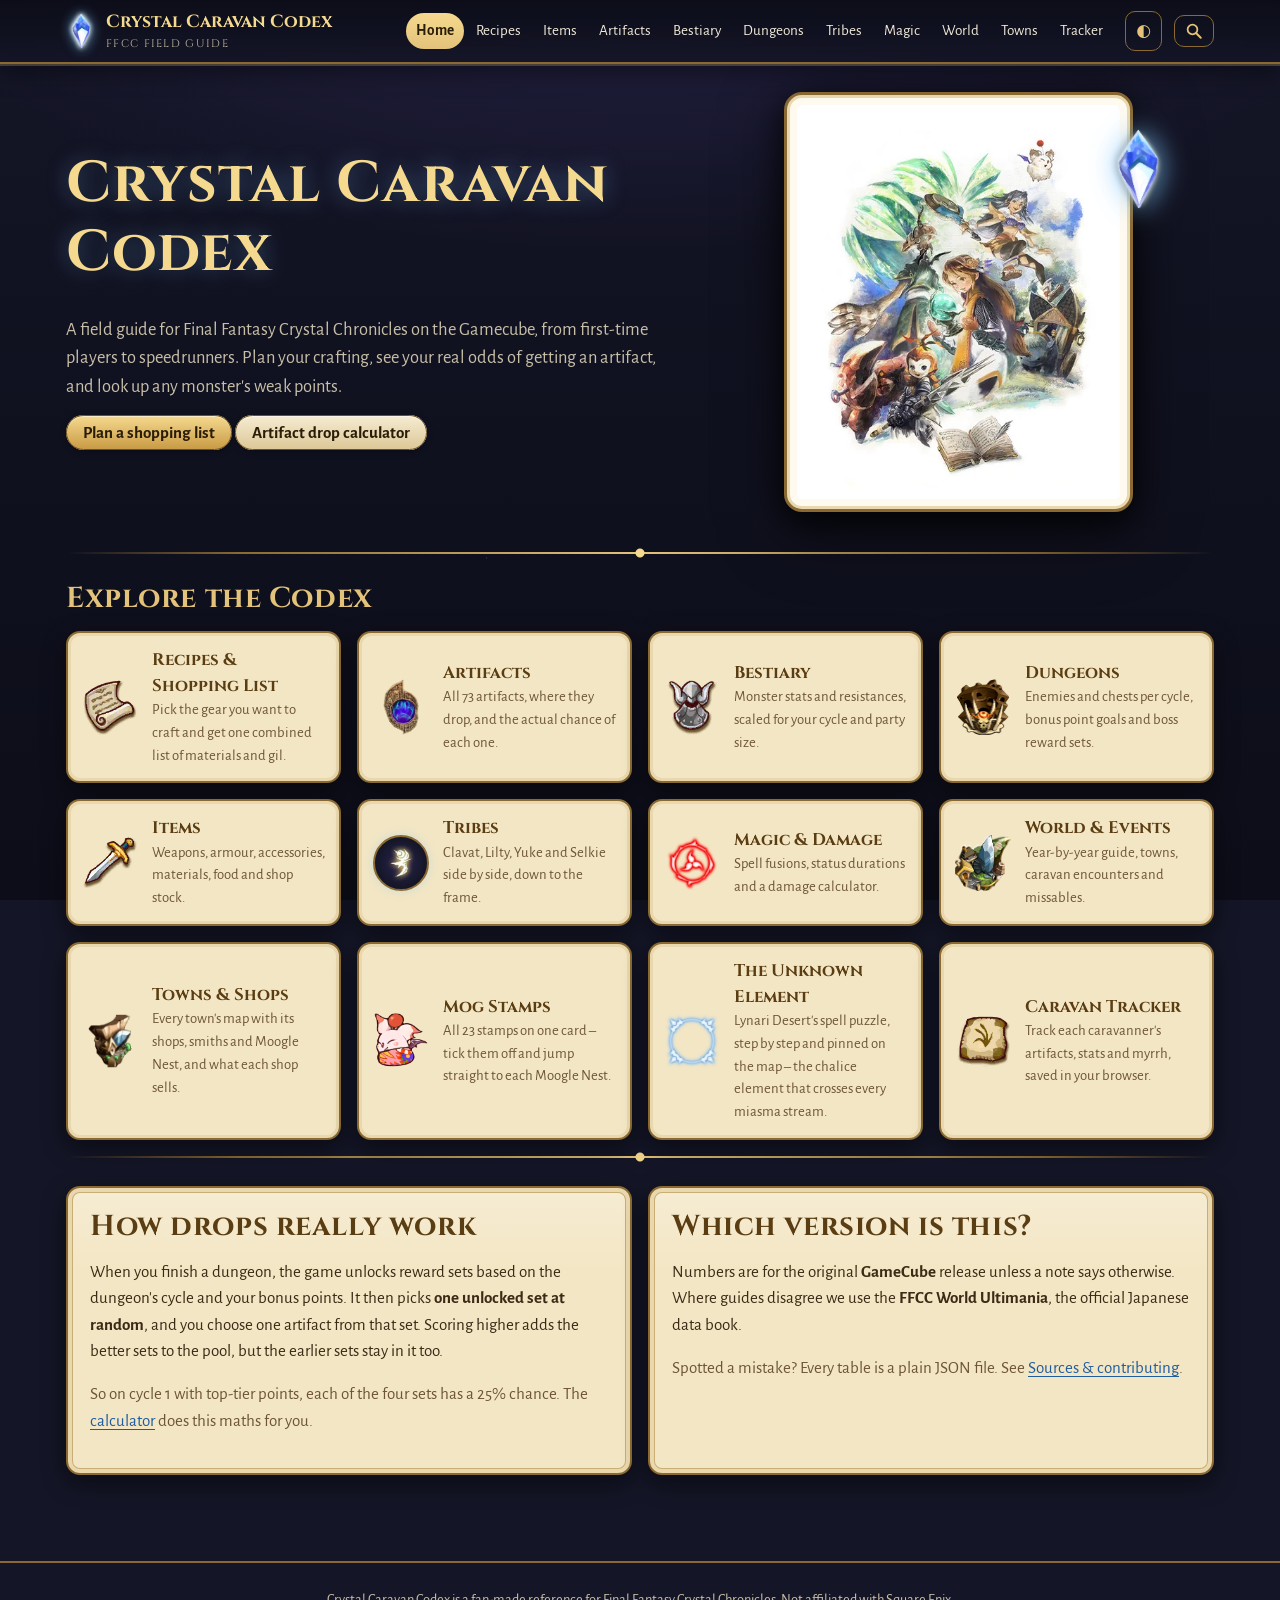
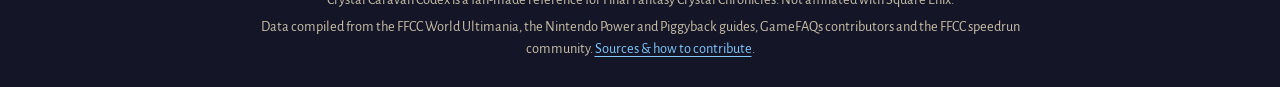
<file: index.html>
<!doctype html>
<html lang="en">
  <head>
    <meta charset="utf-8" />
    <meta name="viewport" content="width=device-width, initial-scale=1" />
    <!-- SEO -->
    <title>Crystal Caravan Codex – Final Fantasy Crystal Chronicles Guide &amp; Database</title>
    <meta name="description" content="A Final Fantasy Crystal Chronicles (GameCube) field guide: real artifact drop rates, crafting shopping lists, bestiary, dungeon maps, towns and a caravan tracker.">
    <meta name="keywords" content="FFCC guide, FFCC database, FFCC wiki, FFCC walkthrough, FFCC speedrun, Final Fantasy Crystal Chronicles, FFCC, FF Crystal Chronicles, GameCube">
    <meta name="theme-color" content="#141526">
    <meta property="og:type" content="website">
    <meta property="og:site_name" content="Crystal Caravan Codex">
    <meta property="og:title" content="Crystal Caravan Codex – Final Fantasy Crystal Chronicles Guide &amp; Database">
    <meta property="og:description" content="A Final Fantasy Crystal Chronicles (GameCube) field guide: real artifact drop rates, crafting shopping lists, bestiary, dungeon maps, towns and a caravan tracker.">
    <meta property="og:image" content="https://everydaysimpledev.github.io/Crystal-Caravan-Codex/assets/img/art/cover-art.webp">
    <meta property="og:url" content="https://everydaysimpledev.github.io/Crystal-Caravan-Codex/">
    <link rel="canonical" href="https://everydaysimpledev.github.io/Crystal-Caravan-Codex/">
    <meta name="twitter:card" content="summary">
    <meta name="twitter:title" content="Crystal Caravan Codex – Final Fantasy Crystal Chronicles Guide &amp; Database">
    <meta name="twitter:description" content="A Final Fantasy Crystal Chronicles (GameCube) field guide: real artifact drop rates, crafting shopping lists, bestiary, dungeon maps, towns and a caravan tracker.">
    <meta name="twitter:image" content="https://everydaysimpledev.github.io/Crystal-Caravan-Codex/assets/img/art/cover-art.webp">
    <!-- /SEO -->
    <link rel="icon" href="assets/img/icon/crystal-0.png" />
    <link rel="preconnect" href="https://fonts.googleapis.com" />
    <link rel="preconnect" href="https://fonts.gstatic.com" crossorigin />
    <link
      href="https://fonts.googleapis.com/css2?family=Alegreya+Sans:wght@400;700&family=Cinzel:wght@600;700&display=swap"
      rel="stylesheet"
    />
    <link rel="stylesheet" href="assets/css/codex.css" />
  </head>
  <body>
    <a class="skip-link" href="#main">Skip to content</a>
    <header class="site-header" id="site-header"></header>

    <main id="main" tabindex="-1">
      <section class="hero">
        <div>
          <h1>Crystal Caravan Codex</h1>
          <p class="lead">
            A field guide for Final Fantasy Crystal Chronicles on the Gamecube,
            from first-time players to speedrunners. Plan your crafting, see
            your real odds of getting an artifact, and look up any monster's
            weak points.
          </p>
          <p>
            <a class="btn" href="recipes.html">Plan a shopping list</a>
            <a class="btn secondary" href="artifacts.html#calculator"
              >Artifact drop calculator</a
            >
          </p>
        </div>
        <div class="hero-art">
          <img
            class="cover"
            src="assets/img/art/cover-art.webp"
            alt="Clavat, Lilty, Yuke and Selkie caravanners"
          />
          <div class="float-crystal" role="presentation"></div>
        </div>
      </section>

      <div class="ornament" role="presentation"></div>

      <section aria-labelledby="explore">
        <h2 id="explore">Explore the Codex</h2>
        <div class="grid grid-3">
          <a class="card-link" href="recipes.html">
            <img src="assets/img/icon/scroll.png" alt="" />
            <span
              ><strong>Recipes &amp; Shopping List</strong
              ><span
                >Pick the gear you want to craft and get one combined list of
                materials and gil.</span
              ></span
            >
          </a>
          <a class="card-link" href="artifacts.html">
            <img src="assets/img/artifact/artifact-10.png" alt="" />
            <span
              ><strong>Artifacts</strong
              ><span
                >All 73 artifacts, where they drop, and the actual chance of
                each one.</span
              ></span
            >
          </a>
          <a class="card-link" href="bestiary.html">
            <img src="assets/img/icon/helm-horned.png" alt="" />
            <span
              ><strong>Bestiary</strong
              ><span
                >Monster stats and resistances, scaled for your cycle and party
                size.</span
              ></span
            >
          </a>
          <a class="card-link" href="dungeons.html">
            <img src="assets/img/dungeon/goblin-wall.png" alt="" />
            <span
              ><strong>Dungeons</strong
              ><span
                >Enemies and chests per cycle, bonus point goals and boss reward
                sets.</span
              ></span
            >
          </a>
          <a class="card-link" href="items.html">
            <img src="assets/img/icon/tab-weapon.png" alt="" />
            <span
              ><strong>Items</strong
              ><span
                >Weapons, armour, accessories, materials, food and shop
                stock.</span
              ></span
            >
          </a>
          <a class="card-link" href="tribes.html">
            <img class="sigil" src="assets/img/tribe/selkie-sigil.png" alt="" />
            <span
              ><strong>Tribes</strong
              ><span
                >Clavat, Lilty, Yuke and Selkie side by side, down to the
                frame.</span
              ></span
            >
          </a>
          <a class="card-link" href="magic.html">
            <img src="assets/img/spell/fire.png" alt="" />
            <span
              ><strong>Magic &amp; Damage</strong
              ><span
                >Spell fusions, status durations and a damage calculator.</span
              ></span
            >
          </a>
          <a class="card-link" href="world.html">
            <img src="assets/img/dungeon/tipa.png" alt="" />
            <span
              ><strong>World &amp; Events</strong
              ><span
                >Year-by-year guide, towns, caravan encounters and
                missables.</span
              ></span
            >
          </a>
          <a class="card-link" href="towns.html">
            <img src="assets/img/world/icons/marrs-pass.png" alt="">
            <span><strong>Towns &amp; Shops</strong><span>Every town's map with its shops, smiths and Moogle Nest, and what each shop sells.</span></span>
          </a>
          <a class="card-link" href="world.html#mog-stamps">
            <img src="assets/img/ui/mog-1.png" alt="">
            <span><strong>Mog Stamps</strong><span>All 23 stamps on one card – tick them off and jump straight to each Moogle Nest.</span></span>
          </a>
          <a class="card-link" href="dungeons.html?d=lynari-desert#unknown-element">
            <img src="assets/img/spell/holy.png" alt="">
            <span><strong>The Unknown Element</strong><span>Lynari Desert's spell puzzle, step by step and pinned on the map – the chalice element that crosses every miasma stream.</span></span>
          </a>
          <a class="card-link" href="tracker.html">
            <img src="assets/img/icon/letter.png" alt="" />
            <span
              ><strong>Caravan Tracker</strong
              ><span
                >Track each caravanner's artifacts, stats and myrrh, saved in
                your browser.</span
              ></span
            >
          </a>
        </div>
      </section>

      <div class="ornament" role="presentation"></div>

      <section class="grid grid-2">
        <div class="panel">
          <h2>How drops really work</h2>
          <p>
            When you finish a dungeon, the game unlocks reward sets based on the
            dungeon's cycle and your bonus points. It then picks
            <strong>one unlocked set at random</strong>, and you choose one
            artifact from that set. Scoring higher adds the better sets to the
            pool, but the earlier sets stay in it too.
          </p>
          <p class="muted">
            So on cycle 1 with top-tier points, each of the four sets has a 25%
            chance. The <a href="artifacts.html#calculator">calculator</a> does
            this maths for you.
          </p>
        </div>
        <div class="panel">
          <h2>Which version is this?</h2>
          <p>
            Numbers are for the original <strong>GameCube</strong> release
            unless a note says otherwise. Where guides disagree we use the
            <strong>FFCC World Ultimania</strong>, the official Japanese data
            book.
          </p>
          <p class="muted">
            Spotted a mistake? Every table is a plain JSON file. See
            <a href="about.html">Sources &amp; contributing</a>.
          </p>
        </div>
      </section>
    </main>

    <footer class="site-footer" id="site-footer"></footer>
    <script src="assets/js/core.js"></script>
  <script src="assets/js/search.js"></script>
    <script>
      Codex.initPage();
    </script>
  </body>
</html>
</file>
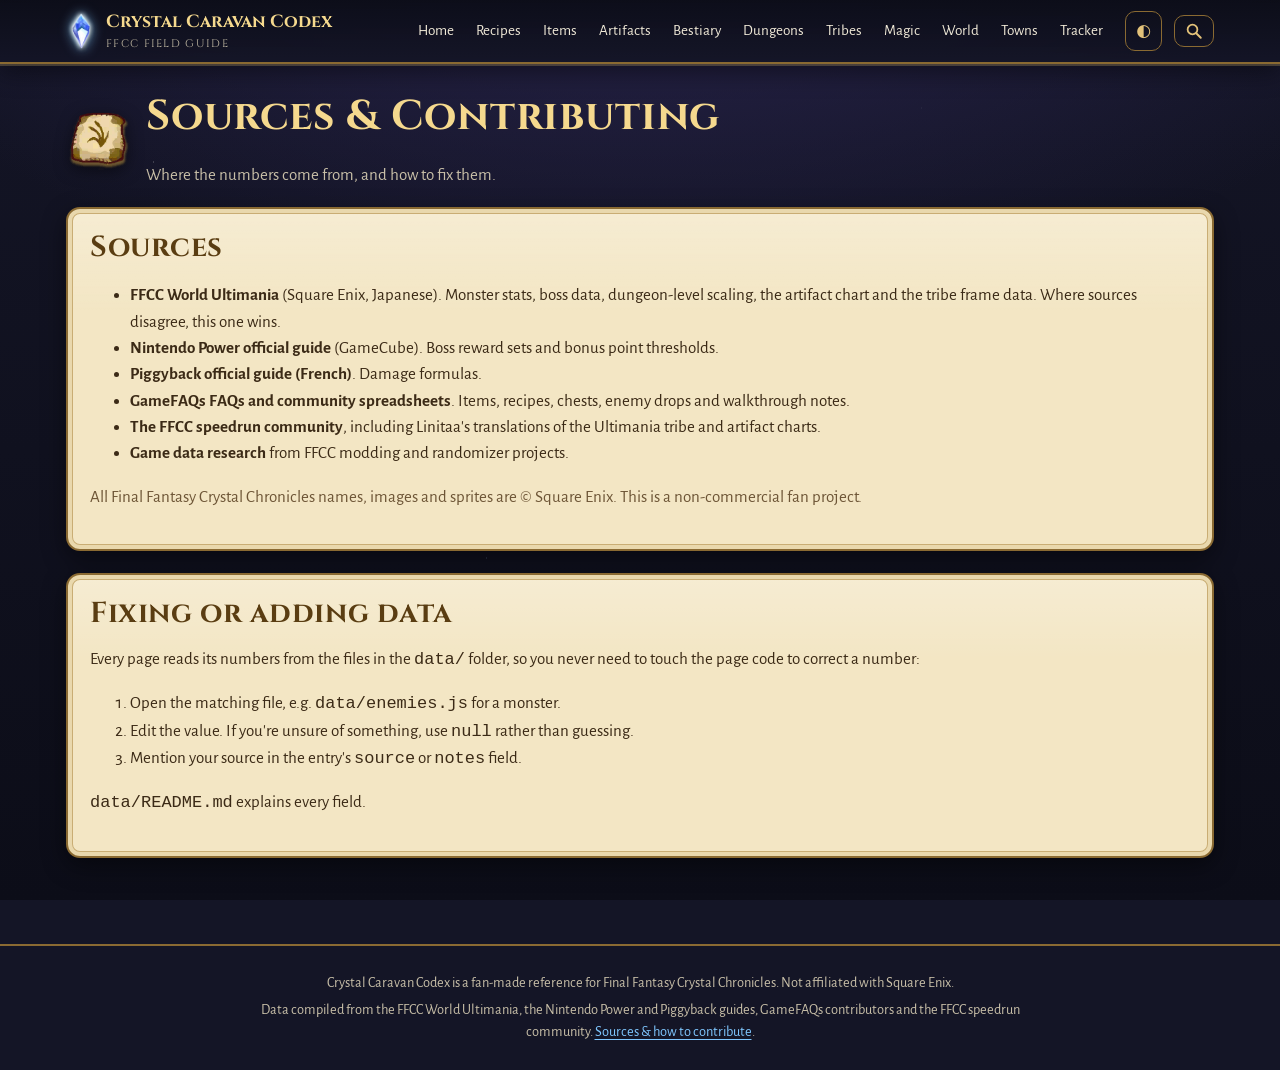
<file: about.html>
<!doctype html>
<html lang="en">
<head>
  <meta charset="utf-8">
  <meta name="viewport" content="width=device-width, initial-scale=1">
  <!-- SEO -->
  <title>Sources &amp; Contributing | Crystal Caravan Codex</title>
  <meta name="description" content="Where the Crystal Caravan Codex data comes from – the FFCC World Ultimania, official guides, the speedrun community and the game files – and how to correct it.">
  <meta name="keywords" content="FFCC Ultimania, FFCC sources, FFCC data, Final Fantasy Crystal Chronicles, FFCC, FF Crystal Chronicles, GameCube">
  <meta name="theme-color" content="#141526">
  <meta property="og:type" content="website">
  <meta property="og:site_name" content="Crystal Caravan Codex">
  <meta property="og:title" content="Sources &amp; Contributing | Crystal Caravan Codex">
  <meta property="og:description" content="Where the Crystal Caravan Codex data comes from – the FFCC World Ultimania, official guides, the speedrun community and the game files – and how to correct it.">
  <meta property="og:image" content="https://everydaysimpledev.github.io/Crystal-Caravan-Codex/assets/img/icon/letter.png">
  <meta property="og:url" content="https://everydaysimpledev.github.io/Crystal-Caravan-Codex/about.html">
  <link rel="canonical" href="https://everydaysimpledev.github.io/Crystal-Caravan-Codex/about.html">
  <meta name="twitter:card" content="summary">
  <meta name="twitter:title" content="Sources &amp; Contributing | Crystal Caravan Codex">
  <meta name="twitter:description" content="Where the Crystal Caravan Codex data comes from – the FFCC World Ultimania, official guides, the speedrun community and the game files – and how to correct it.">
  <meta name="twitter:image" content="https://everydaysimpledev.github.io/Crystal-Caravan-Codex/assets/img/icon/letter.png">
  <!-- /SEO -->
  <link rel="icon" href="assets/img/icon/crystal-0.png">
  <link rel="preconnect" href="https://fonts.googleapis.com">
  <link rel="preconnect" href="https://fonts.gstatic.com" crossorigin>
  <link href="https://fonts.googleapis.com/css2?family=Alegreya+Sans:wght@400;700&family=Cinzel:wght@600;700&display=swap" rel="stylesheet">
  <link rel="stylesheet" href="assets/css/codex.css">
</head>
<body>
  <a class="skip-link" href="#main">Skip to content</a>
  <header class="site-header" id="site-header"></header>

  <main id="main" tabindex="-1">
    <div class="page-title">
      <img src="assets/img/icon/letter.png" alt="">
      <div>
        <h1>Sources &amp; Contributing</h1>
        <p>Where the numbers come from, and how to fix them.</p>
      </div>
    </div>

    <div class="panel">
      <h2>Sources</h2>
      <ul>
        <li><strong>FFCC World Ultimania</strong> (Square Enix, Japanese). Monster stats, boss data, dungeon-level scaling, the artifact chart and the tribe frame data. Where sources disagree, this one wins.</li>
        <li><strong>Nintendo Power official guide</strong> (GameCube). Boss reward sets and bonus point thresholds.</li>
        <li><strong>Piggyback official guide (French)</strong>. Damage formulas.</li>
        <li><strong>GameFAQs FAQs and community spreadsheets</strong>. Items, recipes, chests, enemy drops and walkthrough notes.</li>
        <li><strong>The FFCC speedrun community</strong>, including Linitaa's translations of the Ultimania tribe and artifact charts.</li>
        <li><strong>Game data research</strong> from FFCC modding and randomizer projects.</li>
      </ul>
      <p class="muted">All Final Fantasy Crystal Chronicles names, images and sprites are © Square Enix. This is a non-commercial fan project.</p>
    </div>

    <div class="panel">
      <h2>Fixing or adding data</h2>
      <p>Every page reads its numbers from the files in the <code>data/</code> folder, so you never need to touch the page code to correct a number:</p>
      <ol>
        <li>Open the matching file, e.g. <code>data/enemies.js</code> for a monster.</li>
        <li>Edit the value. If you're unsure of something, use <code>null</code> rather than guessing.</li>
        <li>Mention your source in the entry's <code>source</code> or <code>notes</code> field.</li>
      </ol>
      <p><code>data/README.md</code> explains every field.</p>
    </div>
  </main>

  <footer class="site-footer" id="site-footer"></footer>
  <script src="assets/js/core.js"></script>
  <script src="assets/js/search.js"></script>
  <script>Codex.initPage();</script>
</body>
</html>
</file>
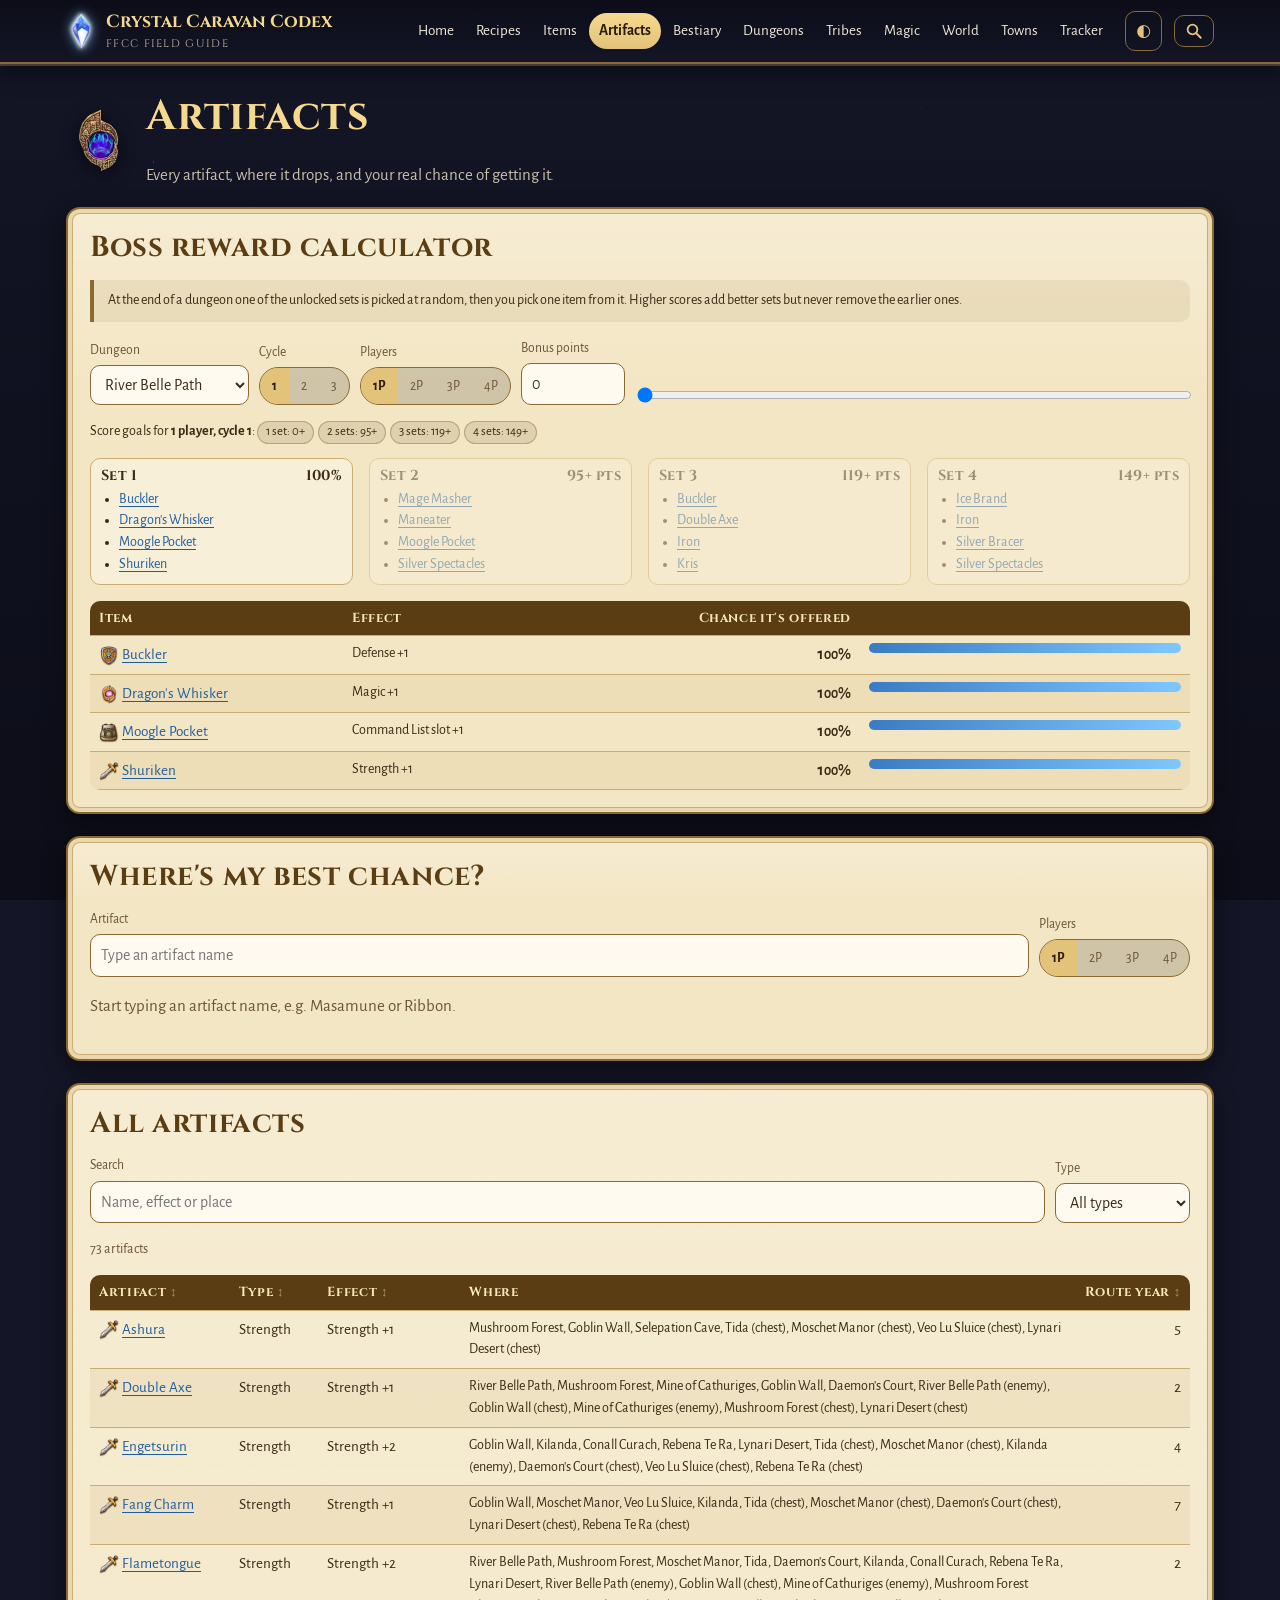
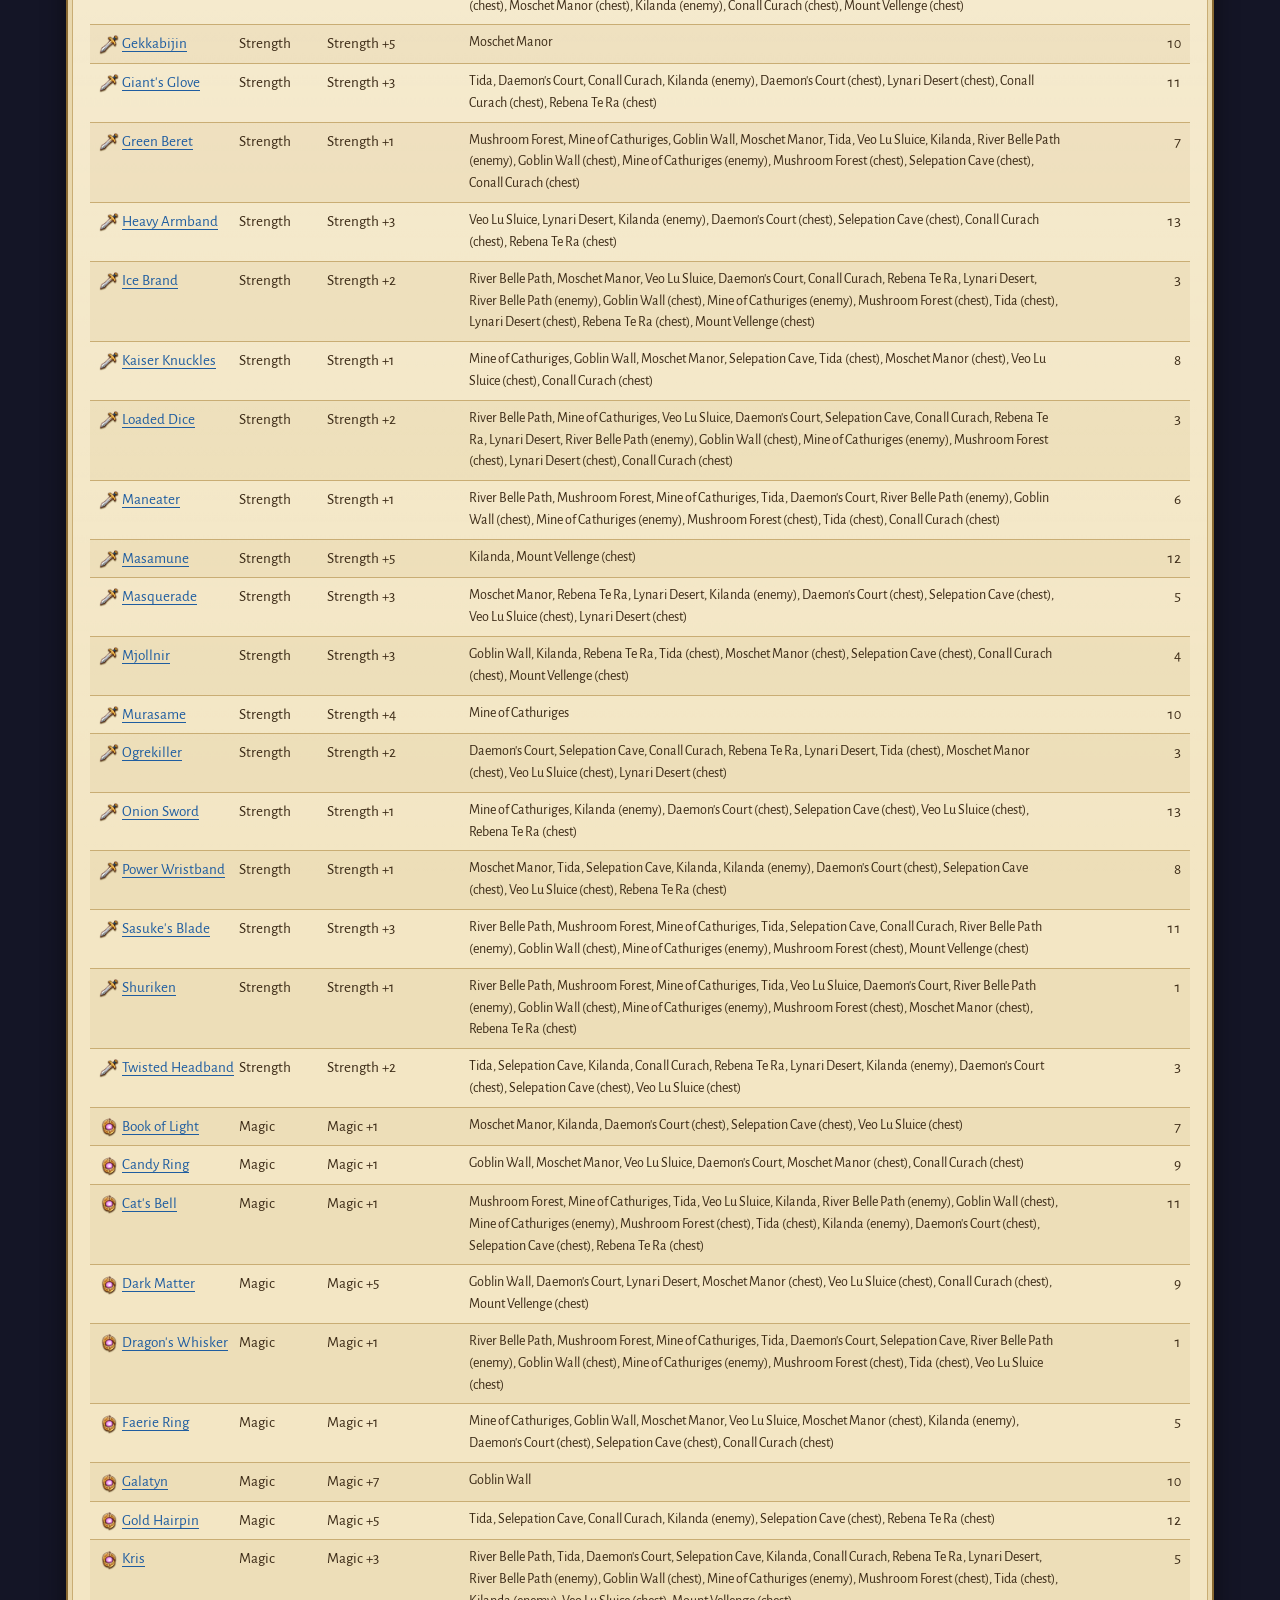
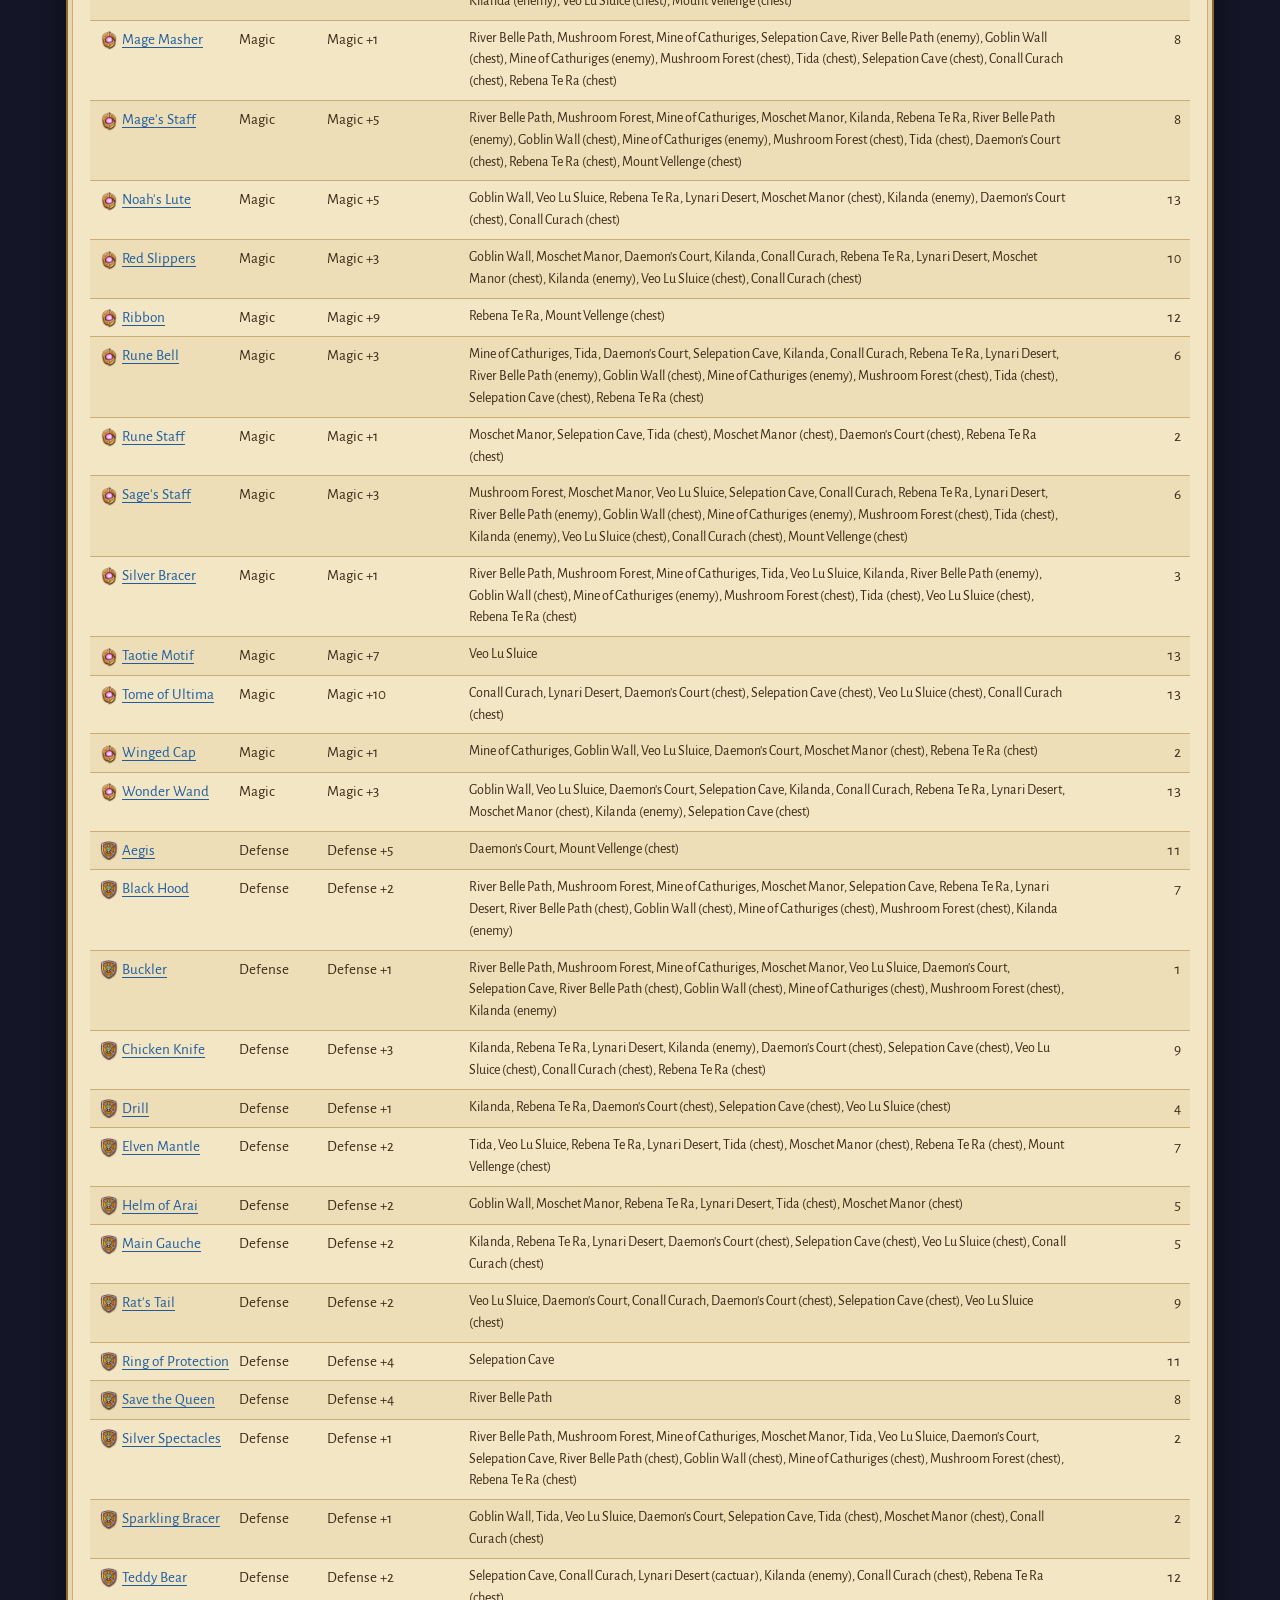
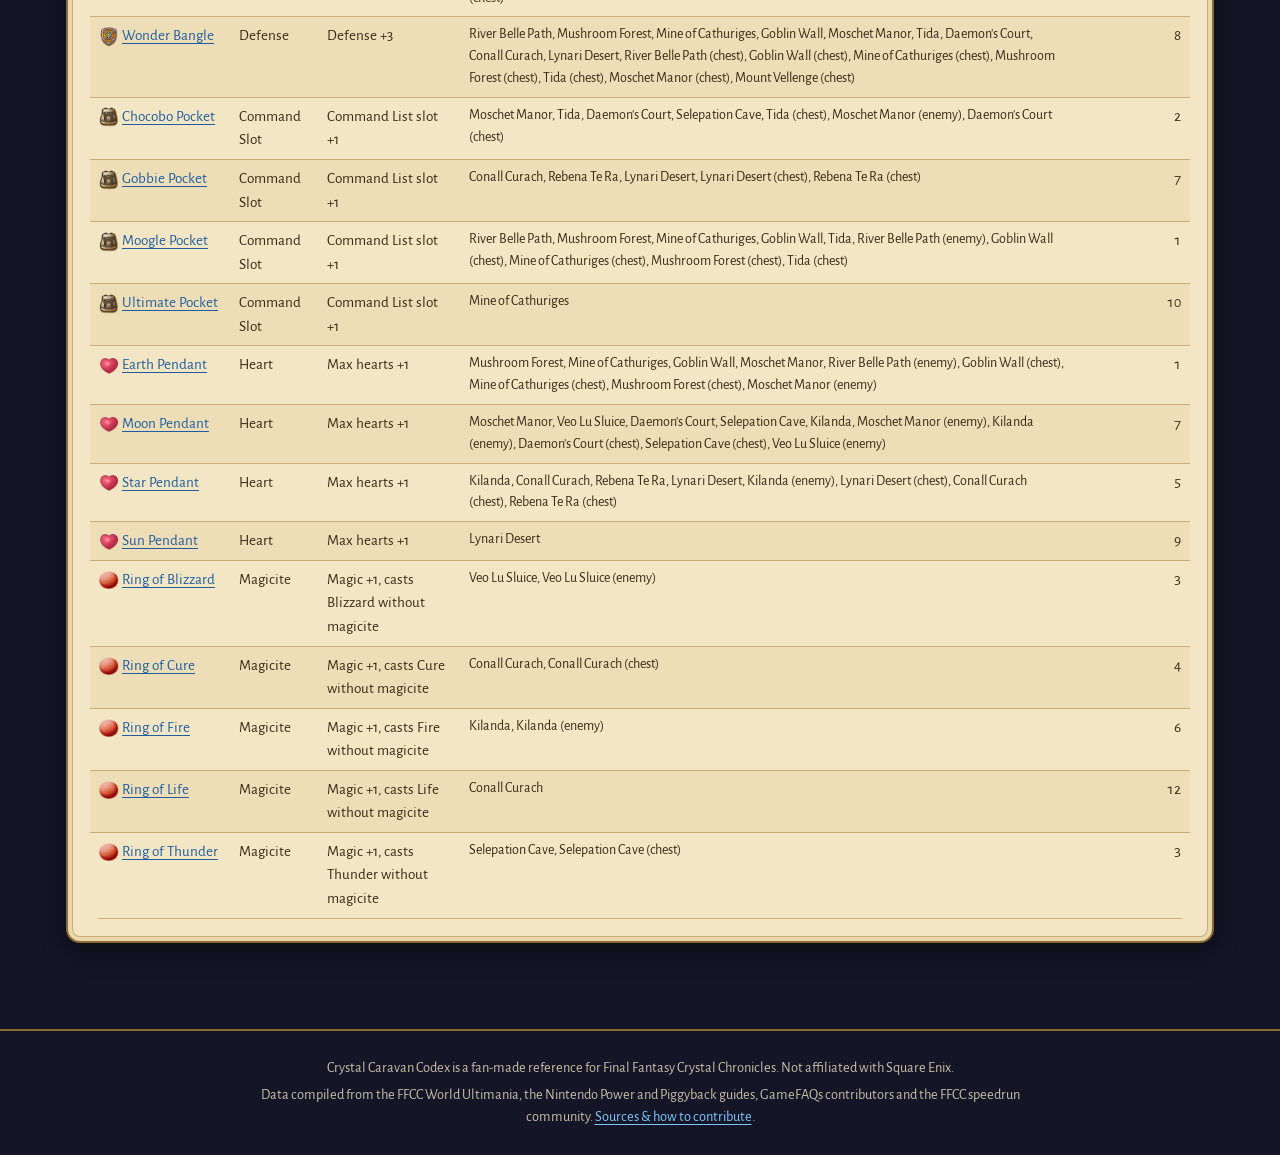
<file: artifacts.html>
<!doctype html>
<html lang="en">
<head>
  <meta charset="utf-8">
  <meta name="viewport" content="width=device-width, initial-scale=1">
  <!-- SEO -->
  <title>FFCC Artifacts – Drop Rates, Locations &amp; Calculator | Crystal Caravan Codex</title>
  <meta name="description" content="All 73 Final Fantasy Crystal Chronicles artifacts with real drop chances, a boss reward calculator for bonus points, cycle and party size, and where to farm each.">
  <meta name="keywords" content="FFCC artifacts, FFCC artifact drop rates, FFCC bonus points, FFCC boss rewards, artifact calculator, Final Fantasy Crystal Chronicles, FFCC, FF Crystal Chronicles, GameCube">
  <meta name="theme-color" content="#141526">
  <meta property="og:type" content="website">
  <meta property="og:site_name" content="Crystal Caravan Codex">
  <meta property="og:title" content="FFCC Artifacts – Drop Rates, Locations &amp; Calculator | Crystal Caravan Codex">
  <meta property="og:description" content="All 73 Final Fantasy Crystal Chronicles artifacts with real drop chances, a boss reward calculator for bonus points, cycle and party size, and where to farm each.">
  <meta property="og:image" content="https://everydaysimpledev.github.io/Crystal-Caravan-Codex/assets/img/artifact/artifact-10.png">
  <meta property="og:url" content="https://everydaysimpledev.github.io/Crystal-Caravan-Codex/artifacts.html">
  <link rel="canonical" href="https://everydaysimpledev.github.io/Crystal-Caravan-Codex/artifacts.html">
  <meta name="twitter:card" content="summary">
  <meta name="twitter:title" content="FFCC Artifacts – Drop Rates, Locations &amp; Calculator | Crystal Caravan Codex">
  <meta name="twitter:description" content="All 73 Final Fantasy Crystal Chronicles artifacts with real drop chances, a boss reward calculator for bonus points, cycle and party size, and where to farm each.">
  <meta name="twitter:image" content="https://everydaysimpledev.github.io/Crystal-Caravan-Codex/assets/img/artifact/artifact-10.png">
  <!-- /SEO -->
  <link rel="icon" href="assets/img/icon/crystal-0.png">
  <link rel="preconnect" href="https://fonts.googleapis.com">
  <link rel="preconnect" href="https://fonts.gstatic.com" crossorigin>
  <link href="https://fonts.googleapis.com/css2?family=Alegreya+Sans:wght@400;700&family=Cinzel:wght@600;700&display=swap" rel="stylesheet">
  <link rel="stylesheet" href="assets/css/codex.css">
</head>
<body>
  <a class="skip-link" href="#main">Skip to content</a>
  <header class="site-header" id="site-header"></header>

  <main id="main" tabindex="-1">
    <div class="page-title">
      <img src="assets/img/artifact/artifact-10.png" alt="">
      <div>
        <h1>Artifacts</h1>
        <p>Every artifact, where it drops, and your real chance of getting it.</p>
      </div>
    </div>
    <div id="app"></div>
  </main>

  <footer class="site-footer" id="site-footer"></footer>
  <script src="assets/js/core.js"></script>
  <script src="assets/js/search.js"></script>
  <script src="assets/js/drops.js"></script>
  <script src="assets/js/pages/artifacts.js"></script>
</body>
</html>
</file>
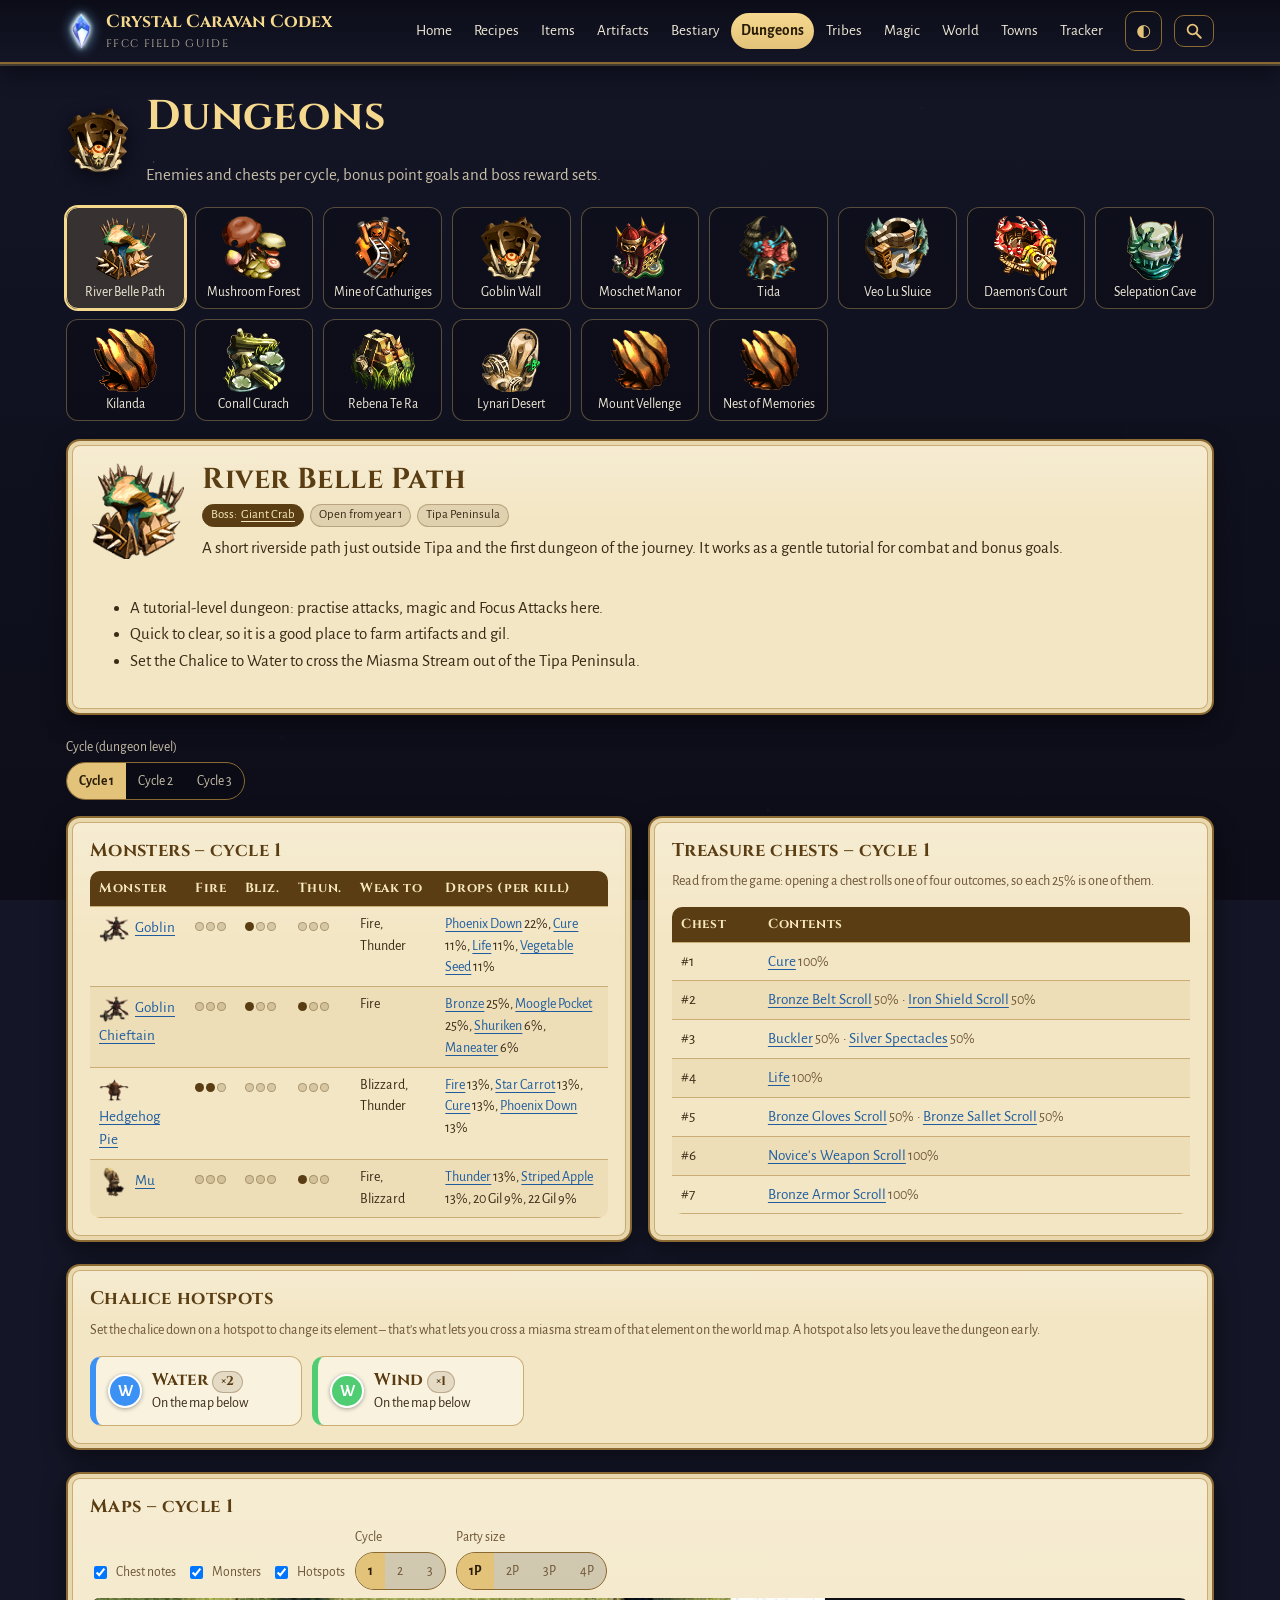
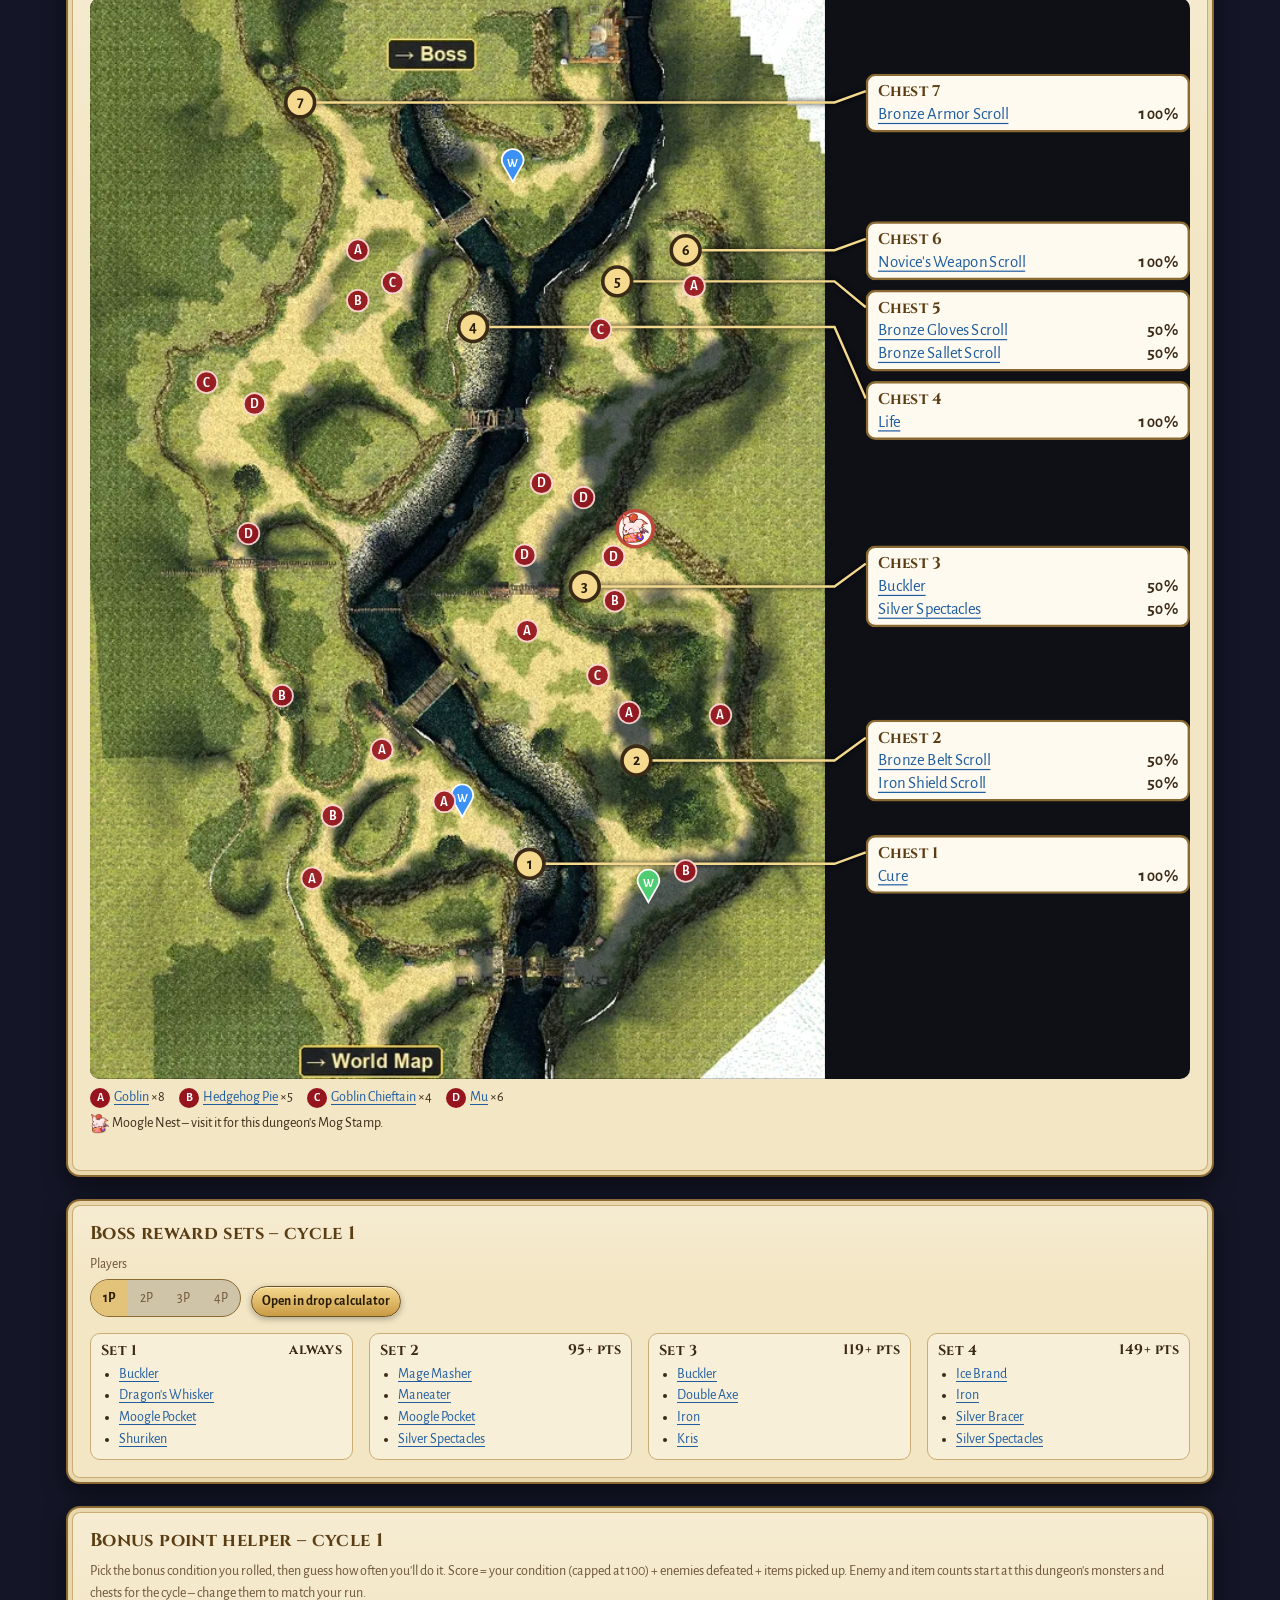
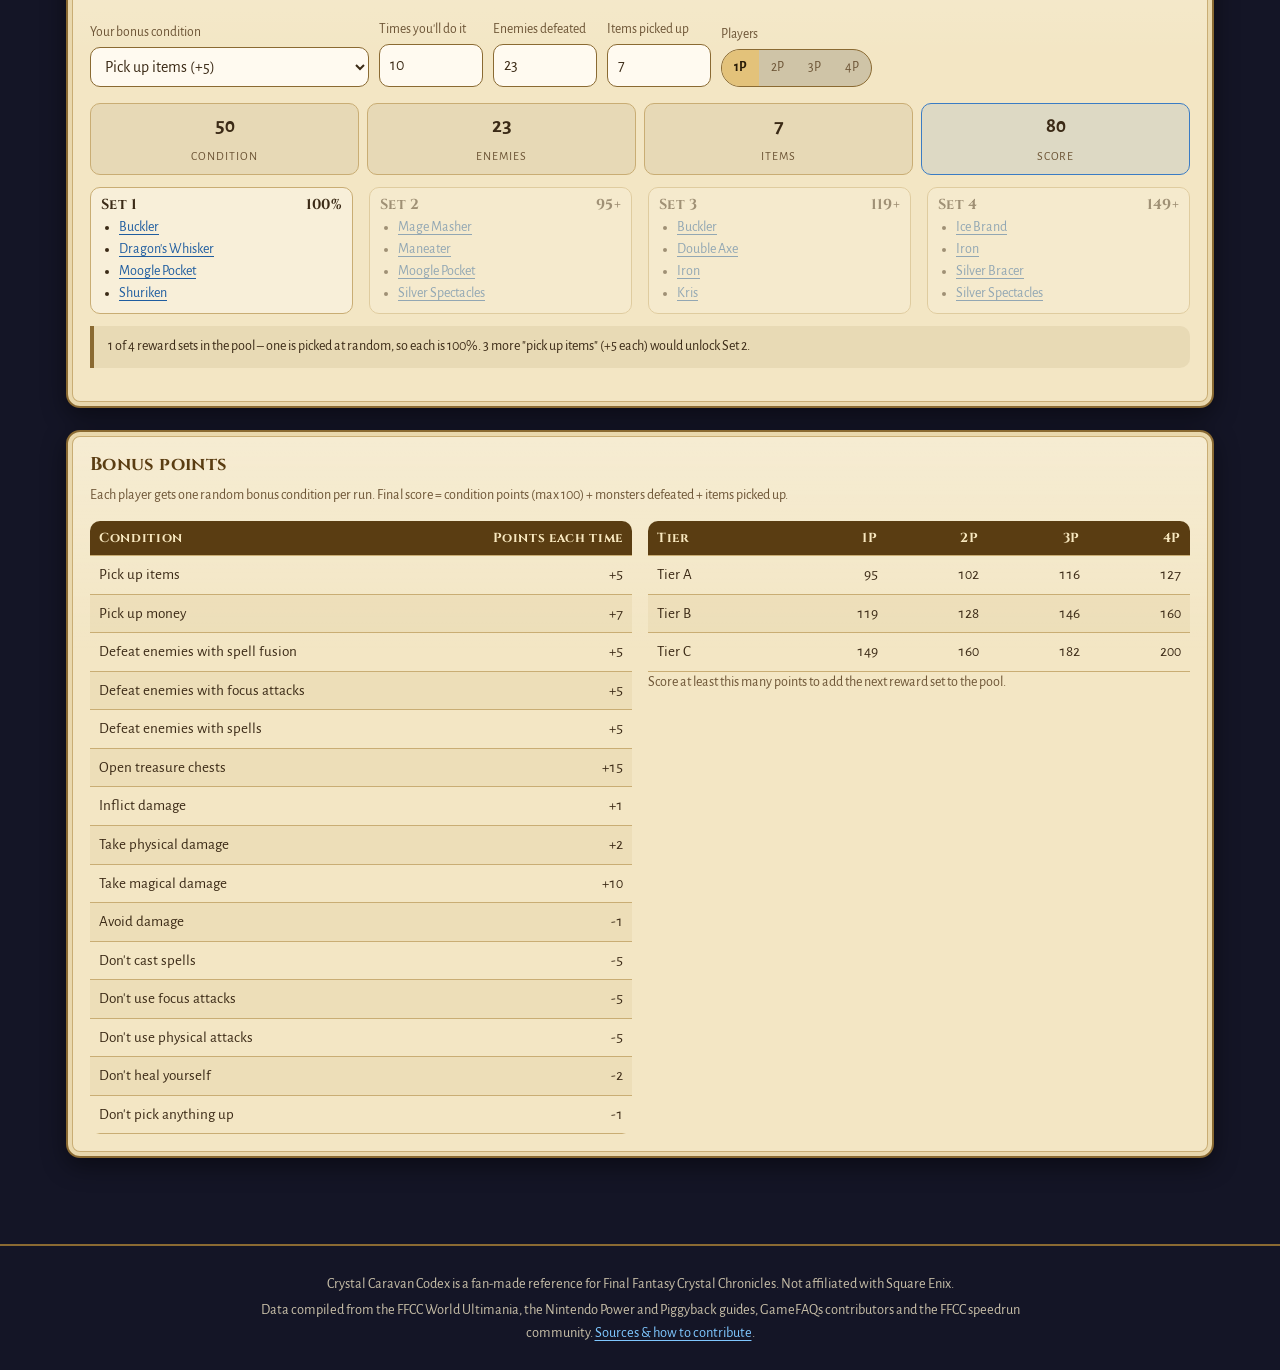
<file: dungeons.html>
<!doctype html>
<html lang="en">
<head>
  <meta charset="utf-8">
  <meta name="viewport" content="width=device-width, initial-scale=1">
  <!-- SEO -->
  <title>FFCC Dungeon Maps, Chests &amp; Bonus Points | Crystal Caravan Codex</title>
  <meta name="description" content="Final Fantasy Crystal Chronicles dungeon maps read from the game: chest odds per cycle, monster spawns by party size, Moogle Nests, hotspots and bonus points.">
  <meta name="keywords" content="FFCC dungeons, FFCC maps, FFCC treasure chests, FFCC bonus conditions, FFCC Moogle Nest, Lynari Desert Unknown element, Final Fantasy Crystal Chronicles, FFCC, FF Crystal Chronicles, GameCube">
  <meta name="theme-color" content="#141526">
  <meta property="og:type" content="website">
  <meta property="og:site_name" content="Crystal Caravan Codex">
  <meta property="og:title" content="FFCC Dungeon Maps, Chests &amp; Bonus Points | Crystal Caravan Codex">
  <meta property="og:description" content="Final Fantasy Crystal Chronicles dungeon maps read from the game: chest odds per cycle, monster spawns by party size, Moogle Nests, hotspots and bonus points.">
  <meta property="og:image" content="https://everydaysimpledev.github.io/Crystal-Caravan-Codex/assets/img/dungeon/goblin-wall.png">
  <meta property="og:url" content="https://everydaysimpledev.github.io/Crystal-Caravan-Codex/dungeons.html">
  <link rel="canonical" href="https://everydaysimpledev.github.io/Crystal-Caravan-Codex/dungeons.html">
  <meta name="twitter:card" content="summary">
  <meta name="twitter:title" content="FFCC Dungeon Maps, Chests &amp; Bonus Points | Crystal Caravan Codex">
  <meta name="twitter:description" content="Final Fantasy Crystal Chronicles dungeon maps read from the game: chest odds per cycle, monster spawns by party size, Moogle Nests, hotspots and bonus points.">
  <meta name="twitter:image" content="https://everydaysimpledev.github.io/Crystal-Caravan-Codex/assets/img/dungeon/goblin-wall.png">
  <!-- /SEO -->
  <link rel="icon" href="assets/img/icon/crystal-0.png">
  <link rel="preconnect" href="https://fonts.googleapis.com">
  <link rel="preconnect" href="https://fonts.gstatic.com" crossorigin>
  <link href="https://fonts.googleapis.com/css2?family=Alegreya+Sans:wght@400;700&family=Cinzel:wght@600;700&display=swap" rel="stylesheet">
  <link rel="stylesheet" href="assets/css/codex.css">
</head>
<body>
  <a class="skip-link" href="#main">Skip to content</a>
  <header class="site-header" id="site-header"></header>

  <main id="main" tabindex="-1">
    <div class="page-title">
      <img src="assets/img/dungeon/goblin-wall.png" alt="">
      <div>
        <h1>Dungeons</h1>
        <p>Enemies and chests per cycle, bonus point goals and boss reward sets.</p>
      </div>
    </div>
    <div id="app"></div>
  </main>

  <footer class="site-footer" id="site-footer"></footer>
  <script src="assets/js/core.js"></script>
  <script src="assets/js/search.js"></script>
  <script src="assets/js/drops.js"></script>
  <script src="assets/js/stagemap.js"></script>
  <script src="assets/js/pages/dungeons.js"></script>
</body>
</html>
</file>
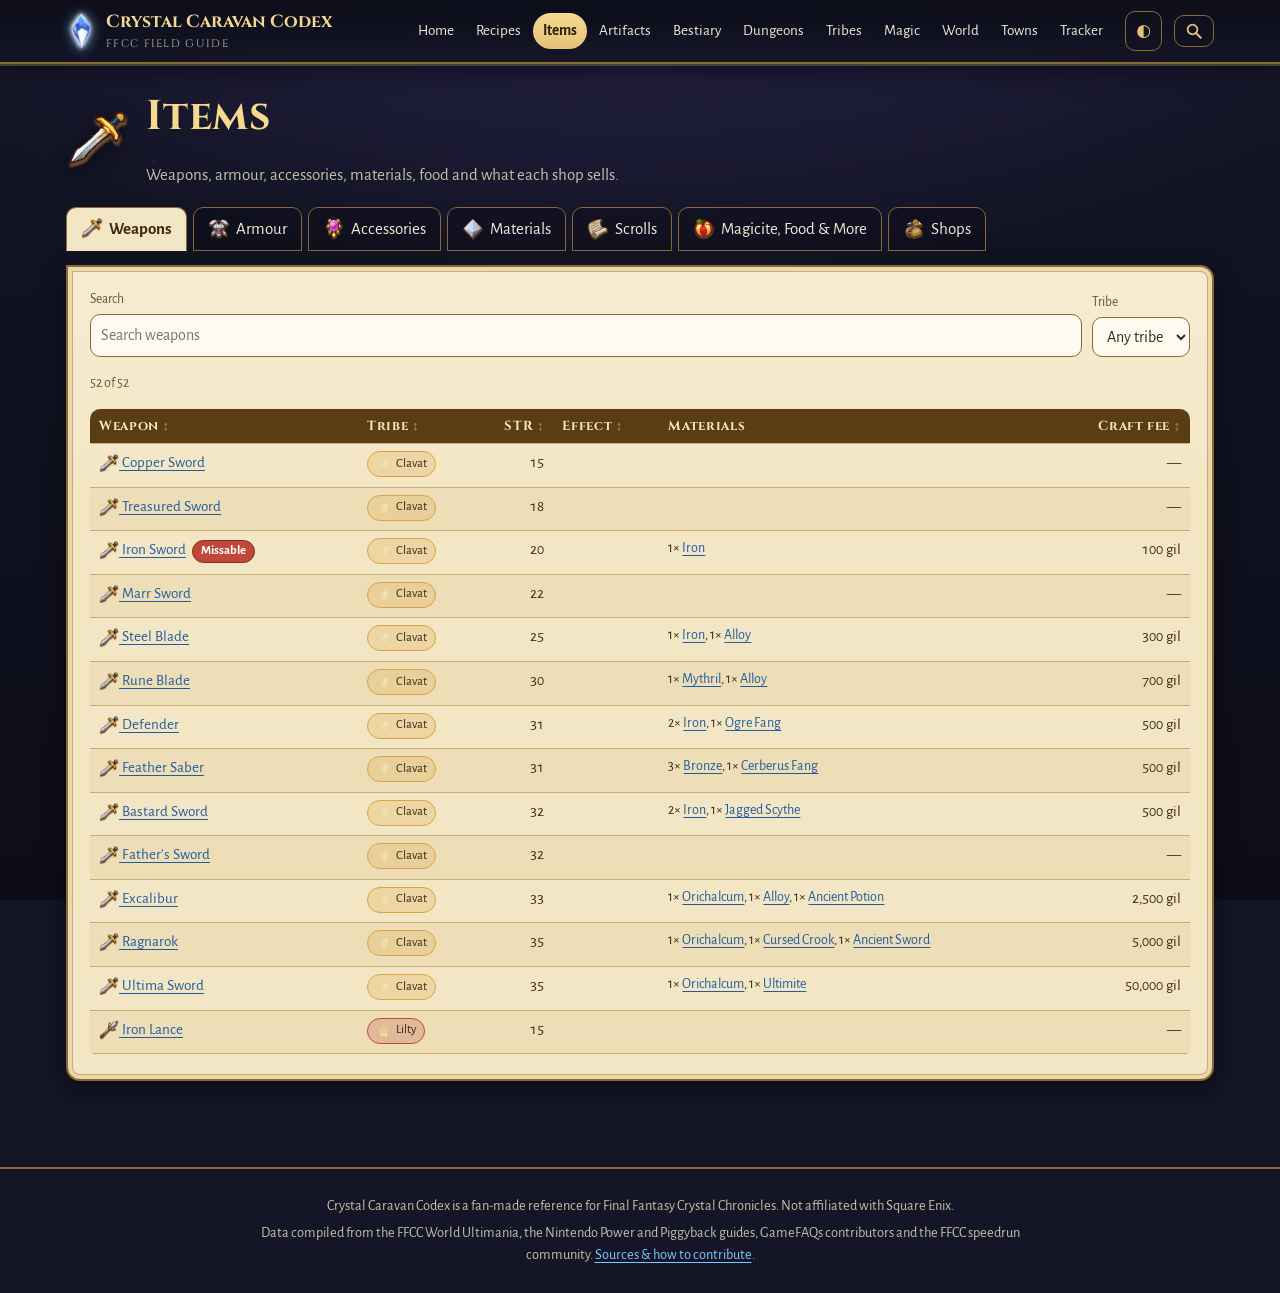
<file: items.html>
<!doctype html>
<html lang="en">
<head>
  <meta charset="utf-8">
  <meta name="viewport" content="width=device-width, initial-scale=1">
  <!-- SEO -->
  <title>FFCC Items, Equipment, Materials &amp; Shops | Crystal Caravan Codex</title>
  <meta name="description" content="Every Final Fantasy Crystal Chronicles weapon, armour, accessory, material, scroll and food – stats, recipes, missable warnings and where to get each one.">
  <meta name="keywords" content="FFCC items, FFCC weapons, FFCC armor, FFCC accessories, FFCC materials, FFCC shops, missable items, Final Fantasy Crystal Chronicles, FFCC, FF Crystal Chronicles, GameCube">
  <meta name="theme-color" content="#141526">
  <meta property="og:type" content="website">
  <meta property="og:site_name" content="Crystal Caravan Codex">
  <meta property="og:title" content="FFCC Items, Equipment, Materials &amp; Shops | Crystal Caravan Codex">
  <meta property="og:description" content="Every Final Fantasy Crystal Chronicles weapon, armour, accessory, material, scroll and food – stats, recipes, missable warnings and where to get each one.">
  <meta property="og:image" content="https://everydaysimpledev.github.io/Crystal-Caravan-Codex/assets/img/icon/tab-weapon.png">
  <meta property="og:url" content="https://everydaysimpledev.github.io/Crystal-Caravan-Codex/items.html">
  <link rel="canonical" href="https://everydaysimpledev.github.io/Crystal-Caravan-Codex/items.html">
  <meta name="twitter:card" content="summary">
  <meta name="twitter:title" content="FFCC Items, Equipment, Materials &amp; Shops | Crystal Caravan Codex">
  <meta name="twitter:description" content="Every Final Fantasy Crystal Chronicles weapon, armour, accessory, material, scroll and food – stats, recipes, missable warnings and where to get each one.">
  <meta name="twitter:image" content="https://everydaysimpledev.github.io/Crystal-Caravan-Codex/assets/img/icon/tab-weapon.png">
  <!-- /SEO -->
  <link rel="icon" href="assets/img/icon/crystal-0.png">
  <link rel="preconnect" href="https://fonts.googleapis.com">
  <link rel="preconnect" href="https://fonts.gstatic.com" crossorigin>
  <link href="https://fonts.googleapis.com/css2?family=Alegreya+Sans:wght@400;700&family=Cinzel:wght@600;700&display=swap" rel="stylesheet">
  <link rel="stylesheet" href="assets/css/codex.css">
</head>
<body>
  <a class="skip-link" href="#main">Skip to content</a>
  <header class="site-header" id="site-header"></header>

  <main id="main" tabindex="-1">
    <div class="page-title">
      <img src="assets/img/icon/tab-weapon.png" alt="">
      <div>
        <h1>Items</h1>
        <p>Weapons, armour, accessories, materials, food and what each shop sells.</p>
      </div>
    </div>
    <div id="app"></div>
  </main>

  <footer class="site-footer" id="site-footer"></footer>
  <script src="assets/js/core.js"></script>
  <script src="assets/js/search.js"></script>
  <script src="assets/js/drops.js"></script>
  <script src="assets/js/sources.js"></script>
  <script src="assets/js/pages/items.js"></script>
</body>
</html>
</file>
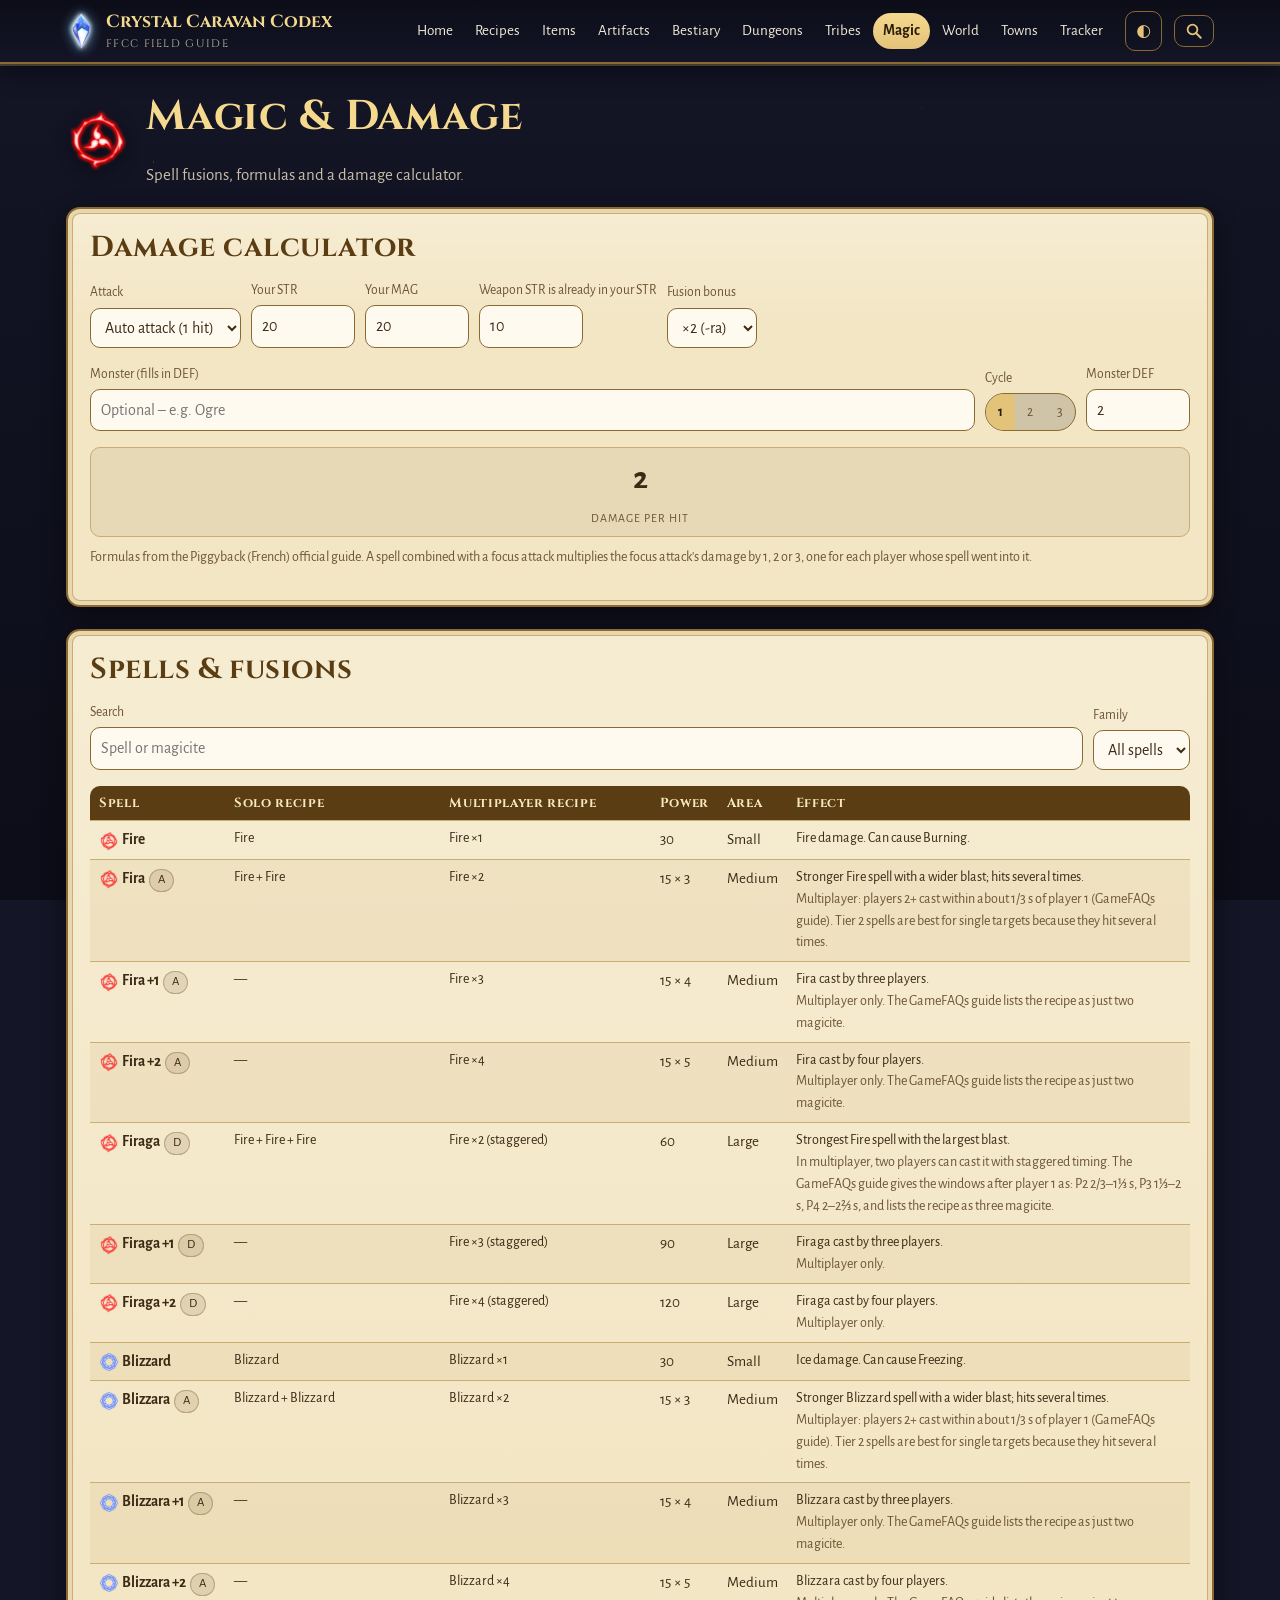
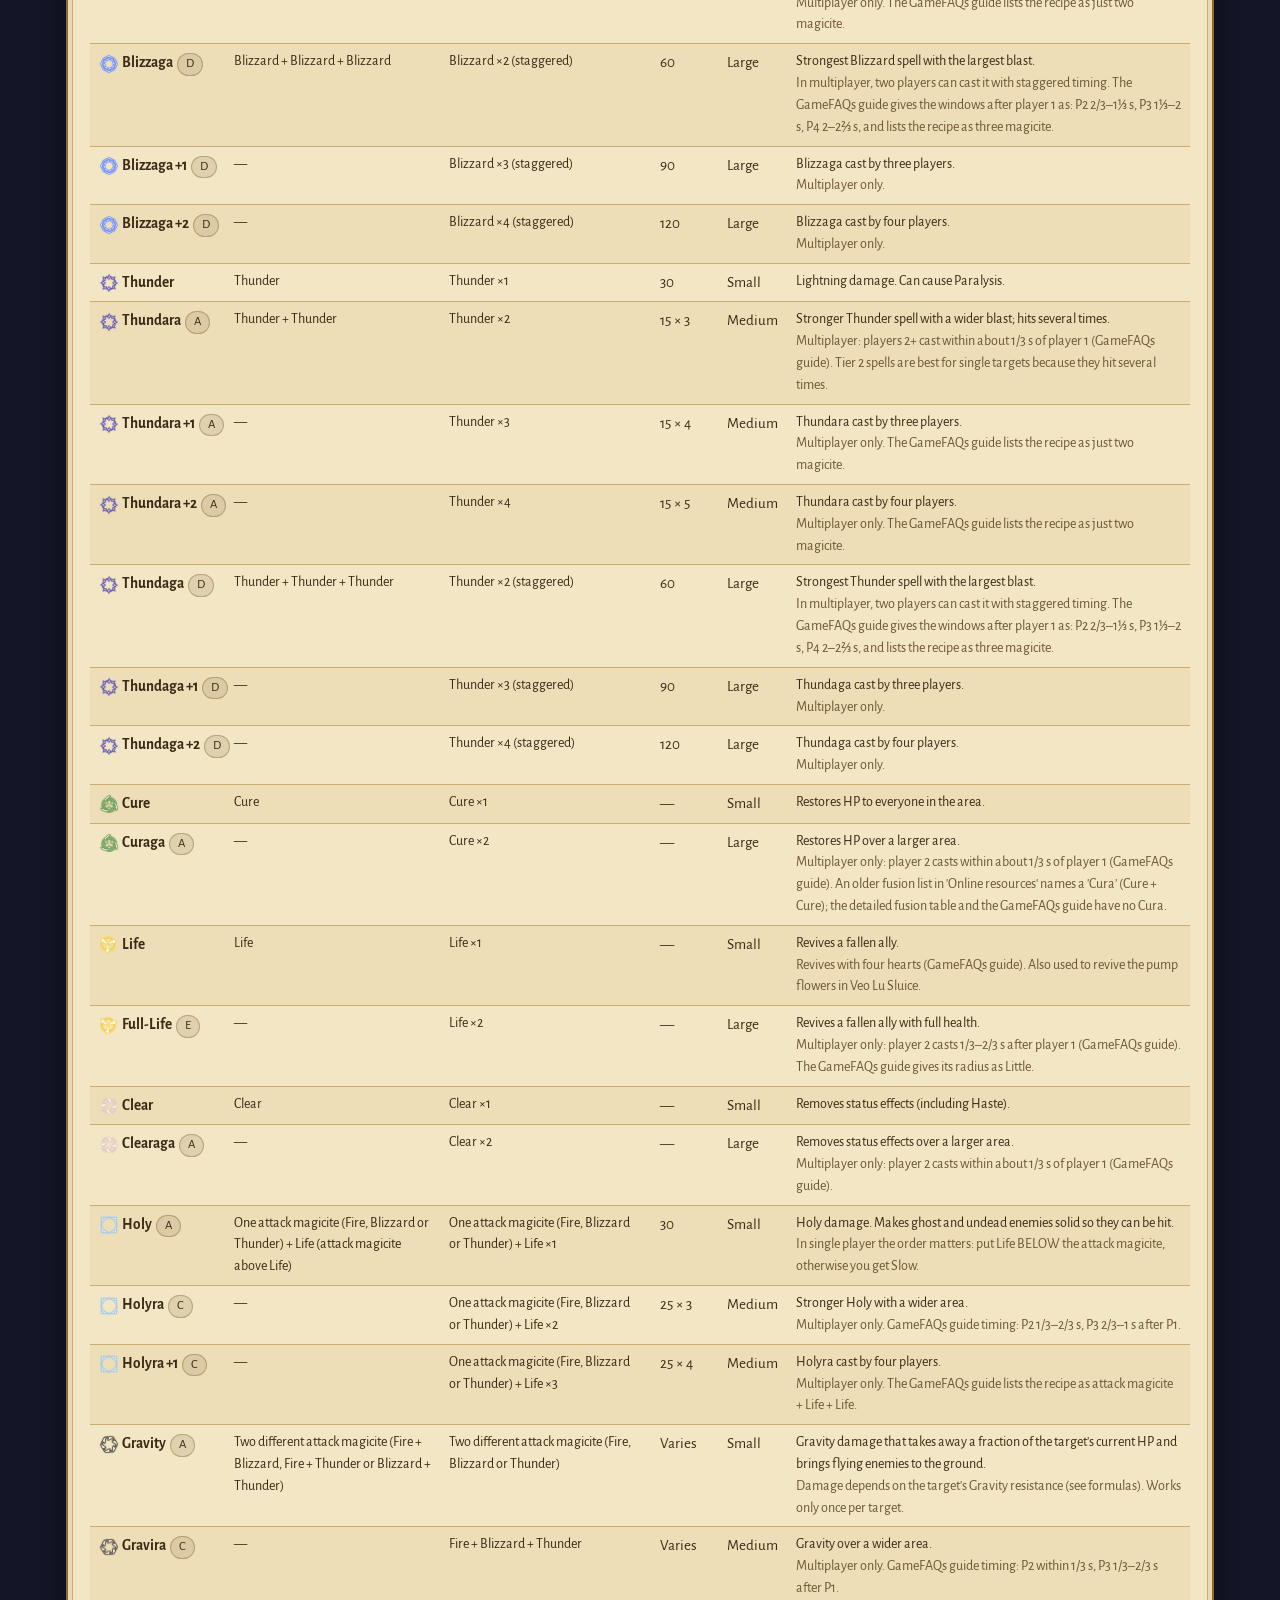
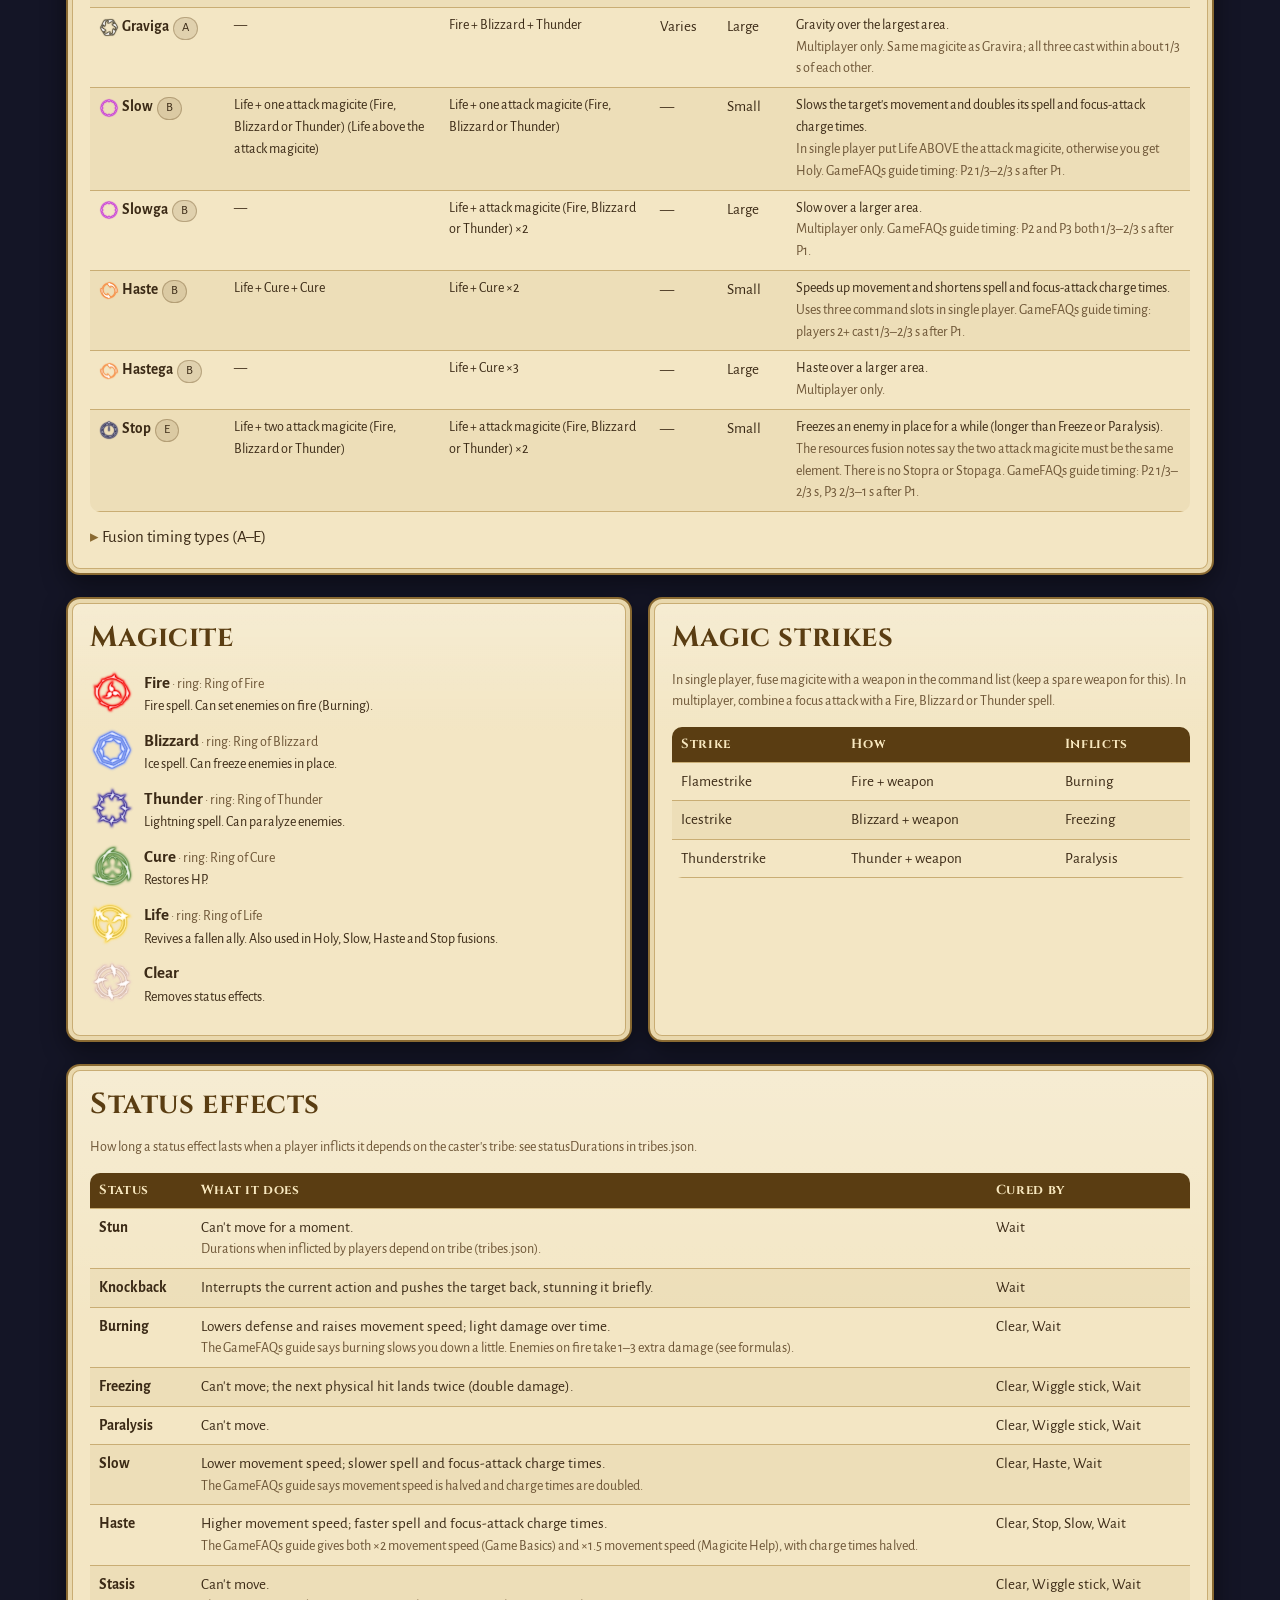
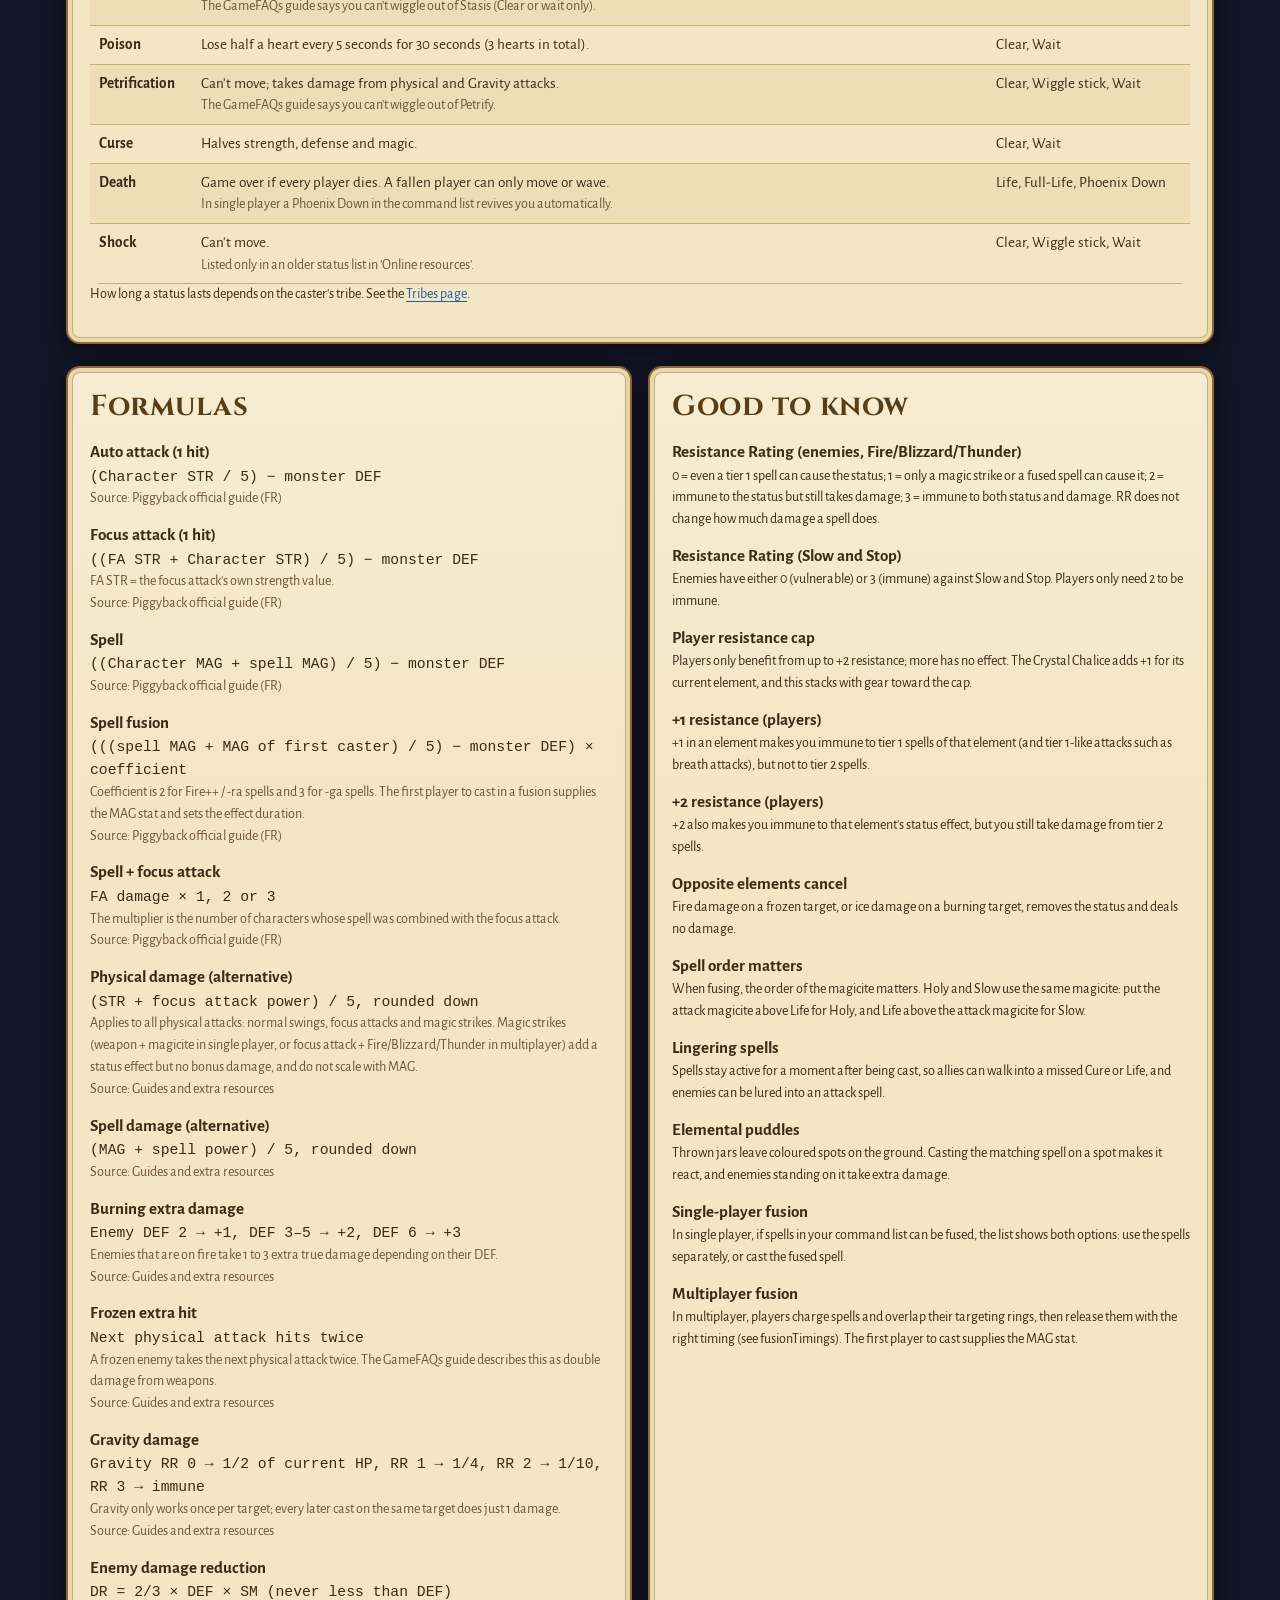
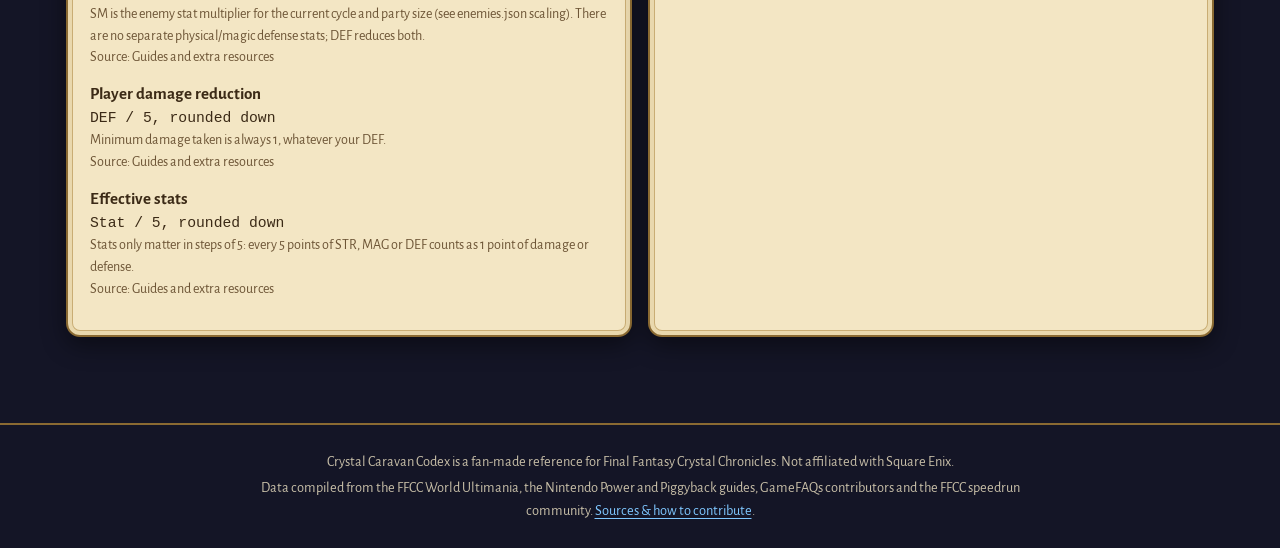
<file: magic.html>
<!doctype html>
<html lang="en">
<head>
  <meta charset="utf-8">
  <meta name="viewport" content="width=device-width, initial-scale=1">
  <!-- SEO -->
  <title>FFCC Magic, Spell Fusions &amp; Damage Calculator | Crystal Caravan Codex</title>
  <meta name="description" content="Final Fantasy Crystal Chronicles magic explained: every spell fusion for solo and multiplayer, magicite, status effects, damage formulas and a damage calculator.">
  <meta name="keywords" content="FFCC magic, FFCC spell fusion, FFCC magicite, FFCC damage formula, Holy, Gravity, Firaga, Final Fantasy Crystal Chronicles, FFCC, FF Crystal Chronicles, GameCube">
  <meta name="theme-color" content="#141526">
  <meta property="og:type" content="website">
  <meta property="og:site_name" content="Crystal Caravan Codex">
  <meta property="og:title" content="FFCC Magic, Spell Fusions &amp; Damage Calculator | Crystal Caravan Codex">
  <meta property="og:description" content="Final Fantasy Crystal Chronicles magic explained: every spell fusion for solo and multiplayer, magicite, status effects, damage formulas and a damage calculator.">
  <meta property="og:image" content="https://everydaysimpledev.github.io/Crystal-Caravan-Codex/assets/img/spell/fire.png">
  <meta property="og:url" content="https://everydaysimpledev.github.io/Crystal-Caravan-Codex/magic.html">
  <link rel="canonical" href="https://everydaysimpledev.github.io/Crystal-Caravan-Codex/magic.html">
  <meta name="twitter:card" content="summary">
  <meta name="twitter:title" content="FFCC Magic, Spell Fusions &amp; Damage Calculator | Crystal Caravan Codex">
  <meta name="twitter:description" content="Final Fantasy Crystal Chronicles magic explained: every spell fusion for solo and multiplayer, magicite, status effects, damage formulas and a damage calculator.">
  <meta name="twitter:image" content="https://everydaysimpledev.github.io/Crystal-Caravan-Codex/assets/img/spell/fire.png">
  <!-- /SEO -->
  <link rel="icon" href="assets/img/icon/crystal-0.png">
  <link rel="preconnect" href="https://fonts.googleapis.com">
  <link rel="preconnect" href="https://fonts.gstatic.com" crossorigin>
  <link href="https://fonts.googleapis.com/css2?family=Alegreya+Sans:wght@400;700&family=Cinzel:wght@600;700&display=swap" rel="stylesheet">
  <link rel="stylesheet" href="assets/css/codex.css">
</head>
<body>
  <a class="skip-link" href="#main">Skip to content</a>
  <header class="site-header" id="site-header"></header>

  <main id="main" tabindex="-1">
    <div class="page-title">
      <img src="assets/img/spell/fire.png" alt="">
      <div>
        <h1>Magic &amp; Damage</h1>
        <p>Spell fusions, formulas and a damage calculator.</p>
      </div>
    </div>
    <div id="app"></div>
  </main>

  <footer class="site-footer" id="site-footer"></footer>
  <script src="assets/js/core.js"></script>
  <script src="assets/js/search.js"></script>
  <script src="assets/js/pages/magic.js"></script>
</body>
</html>
</file>
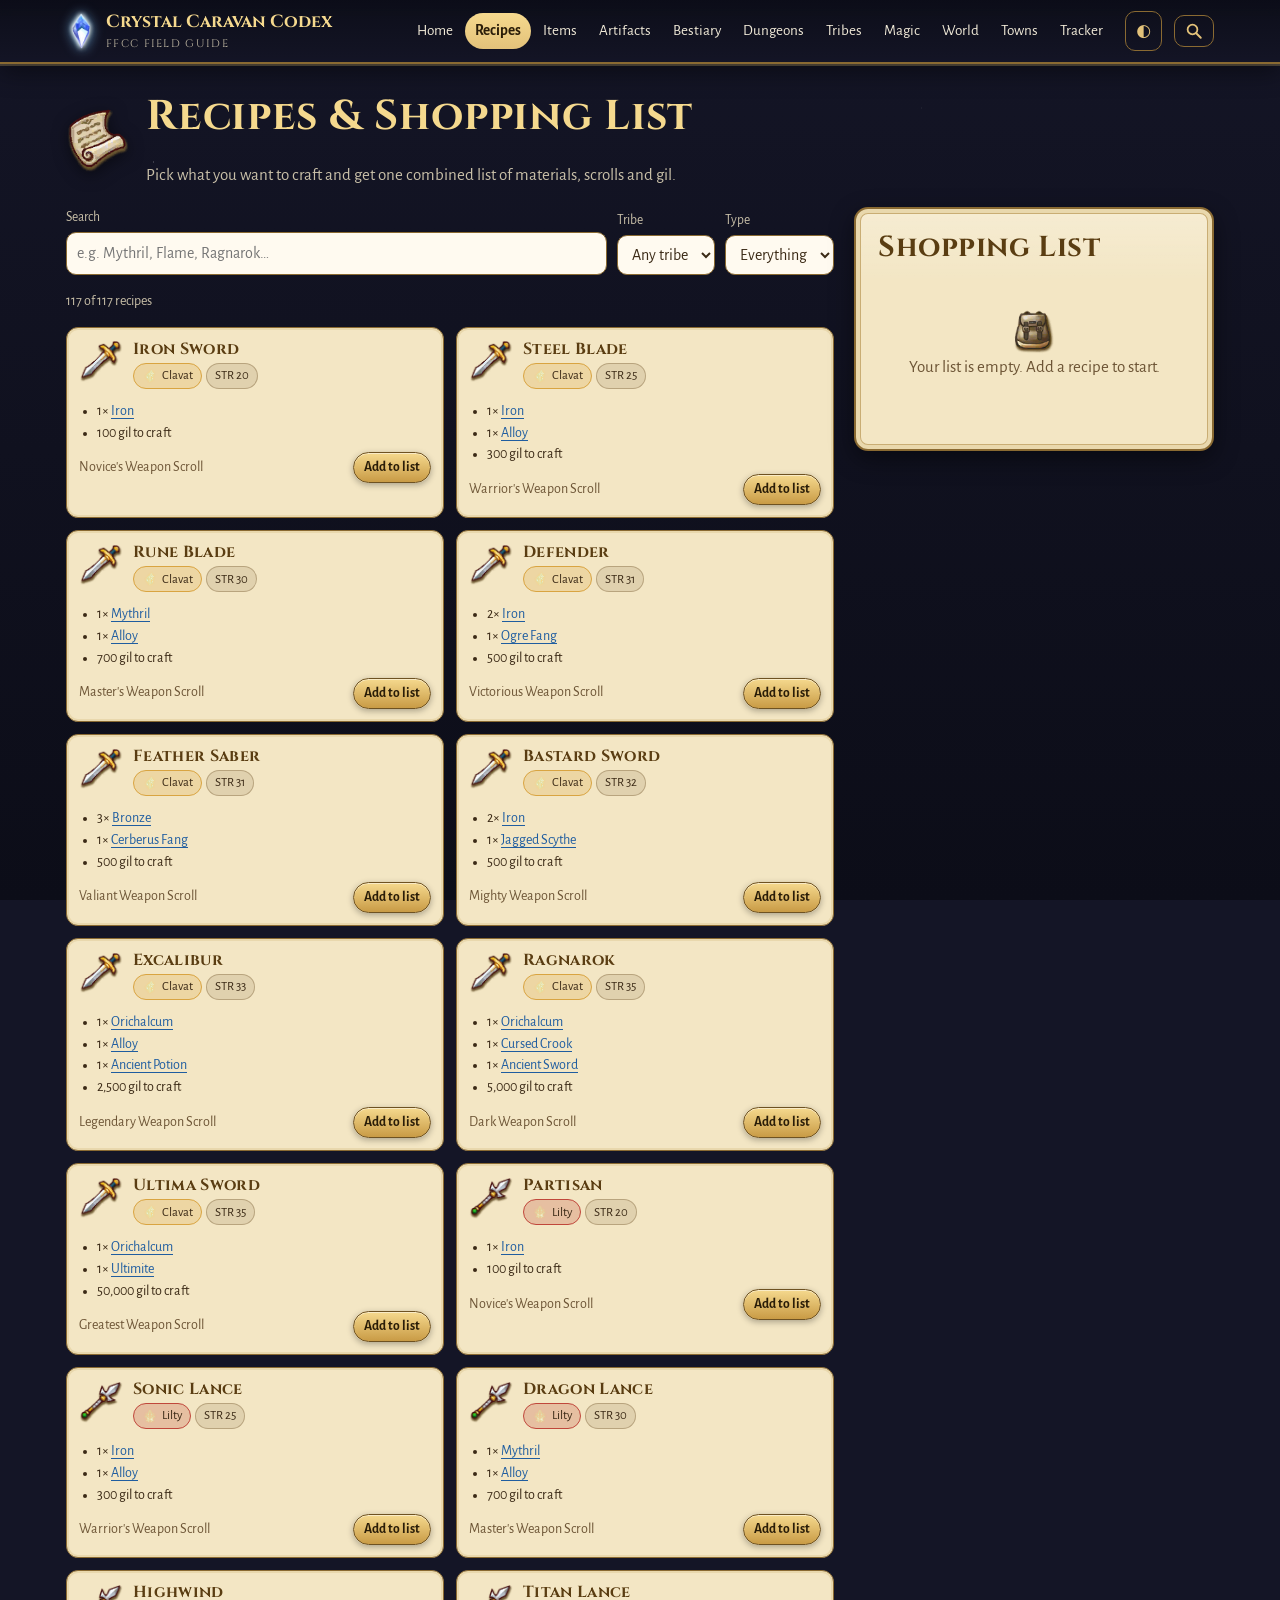
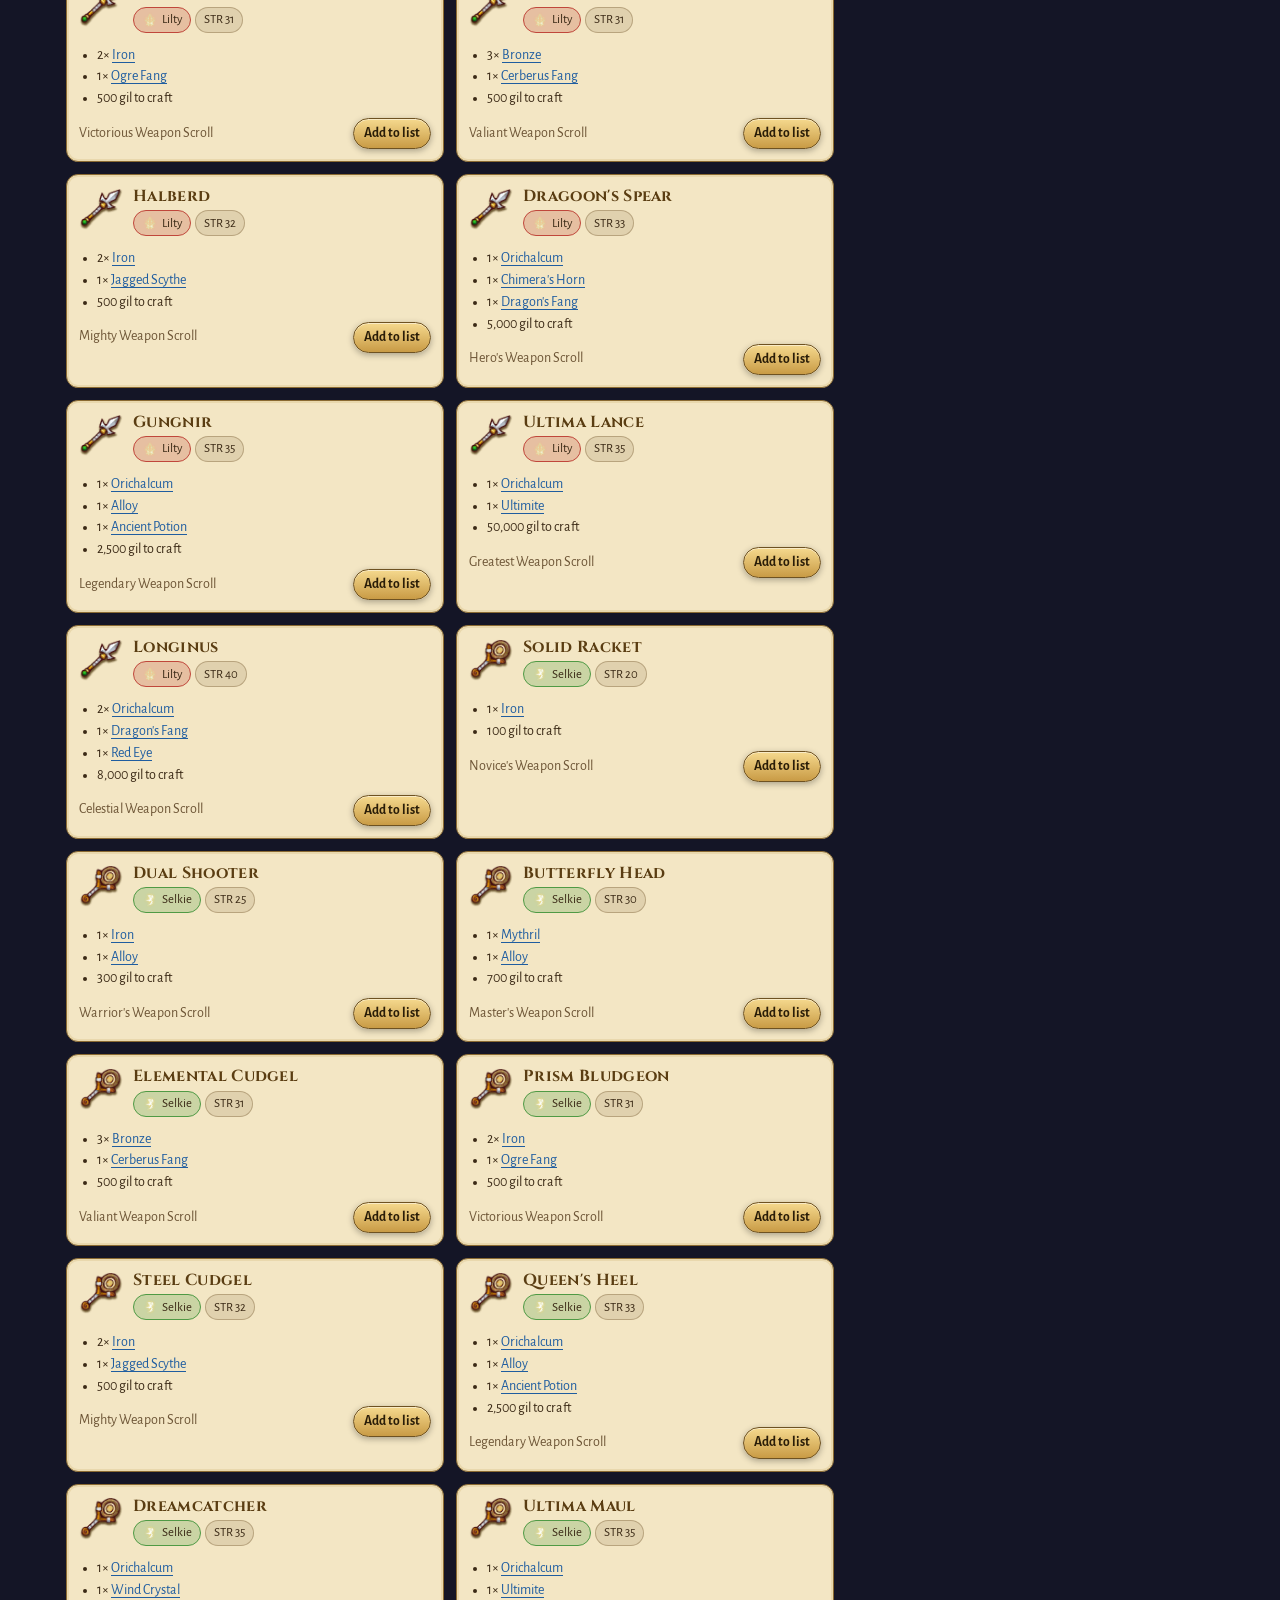
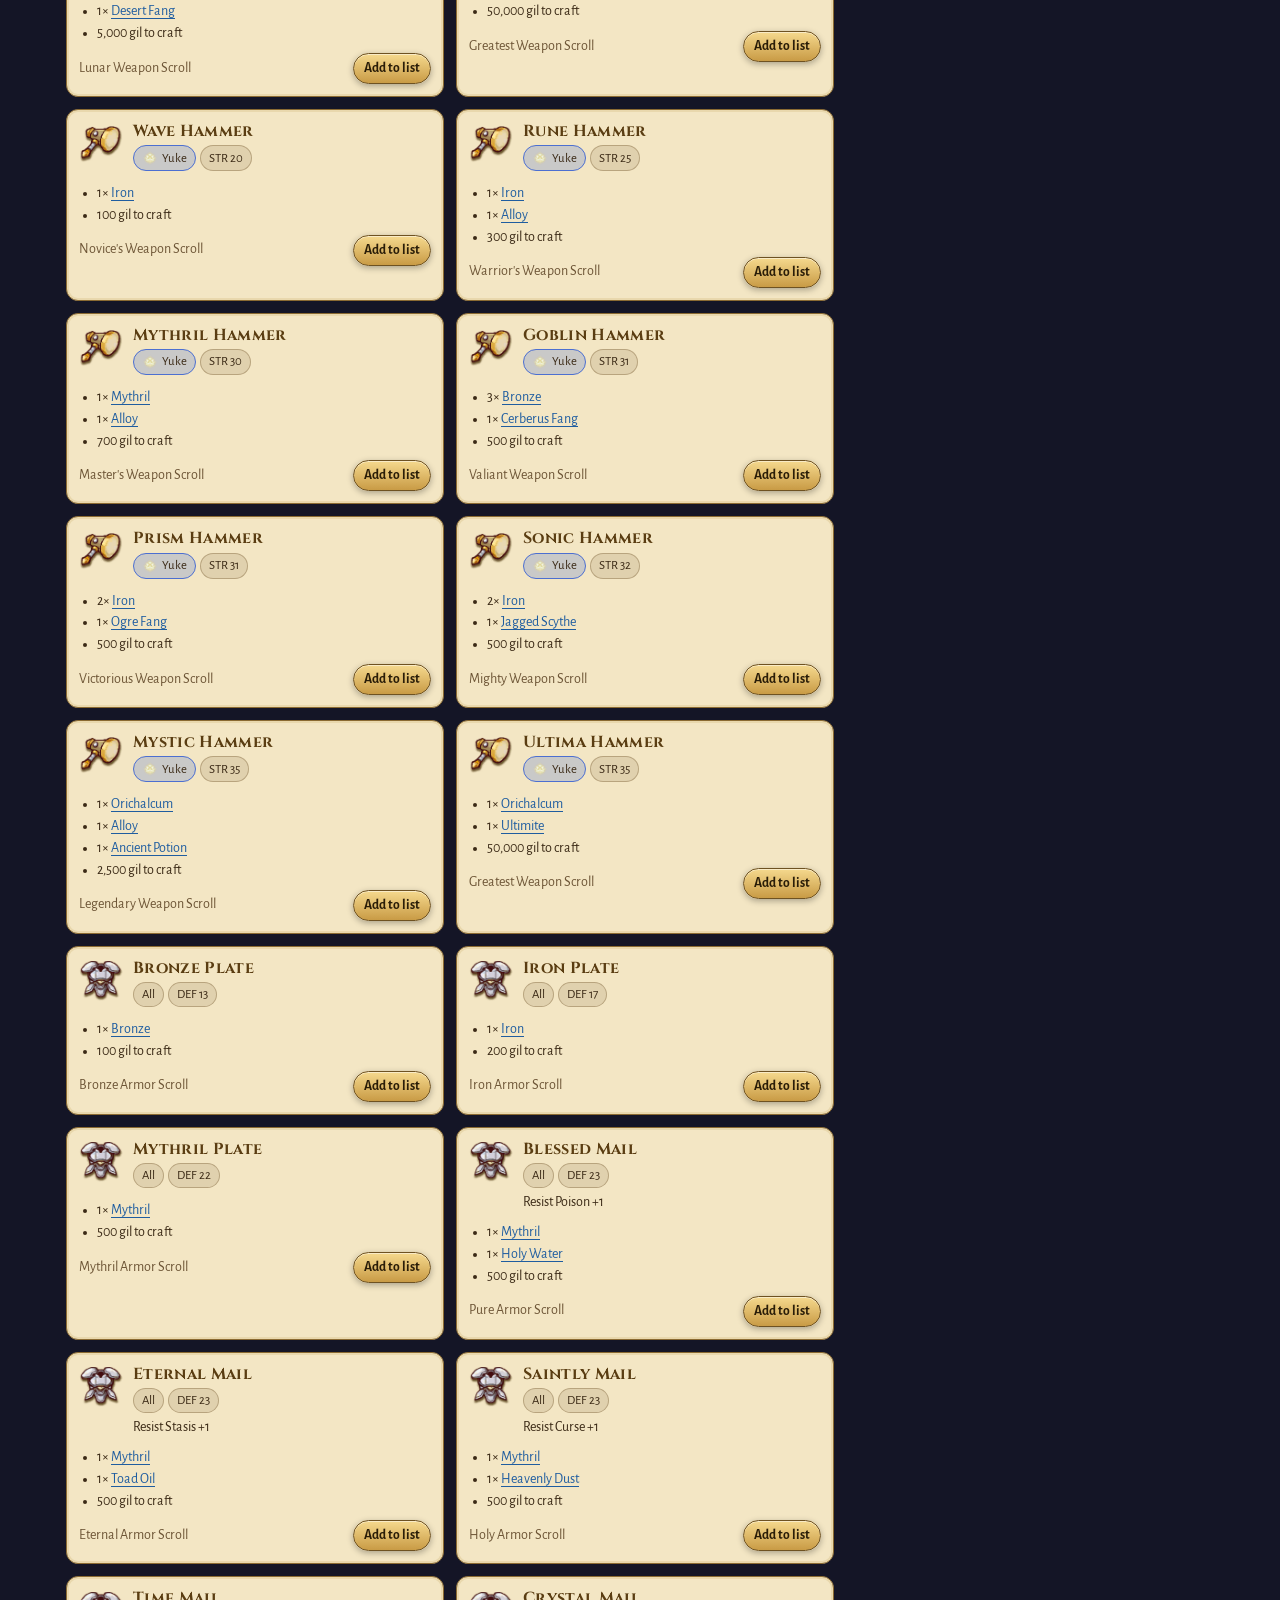
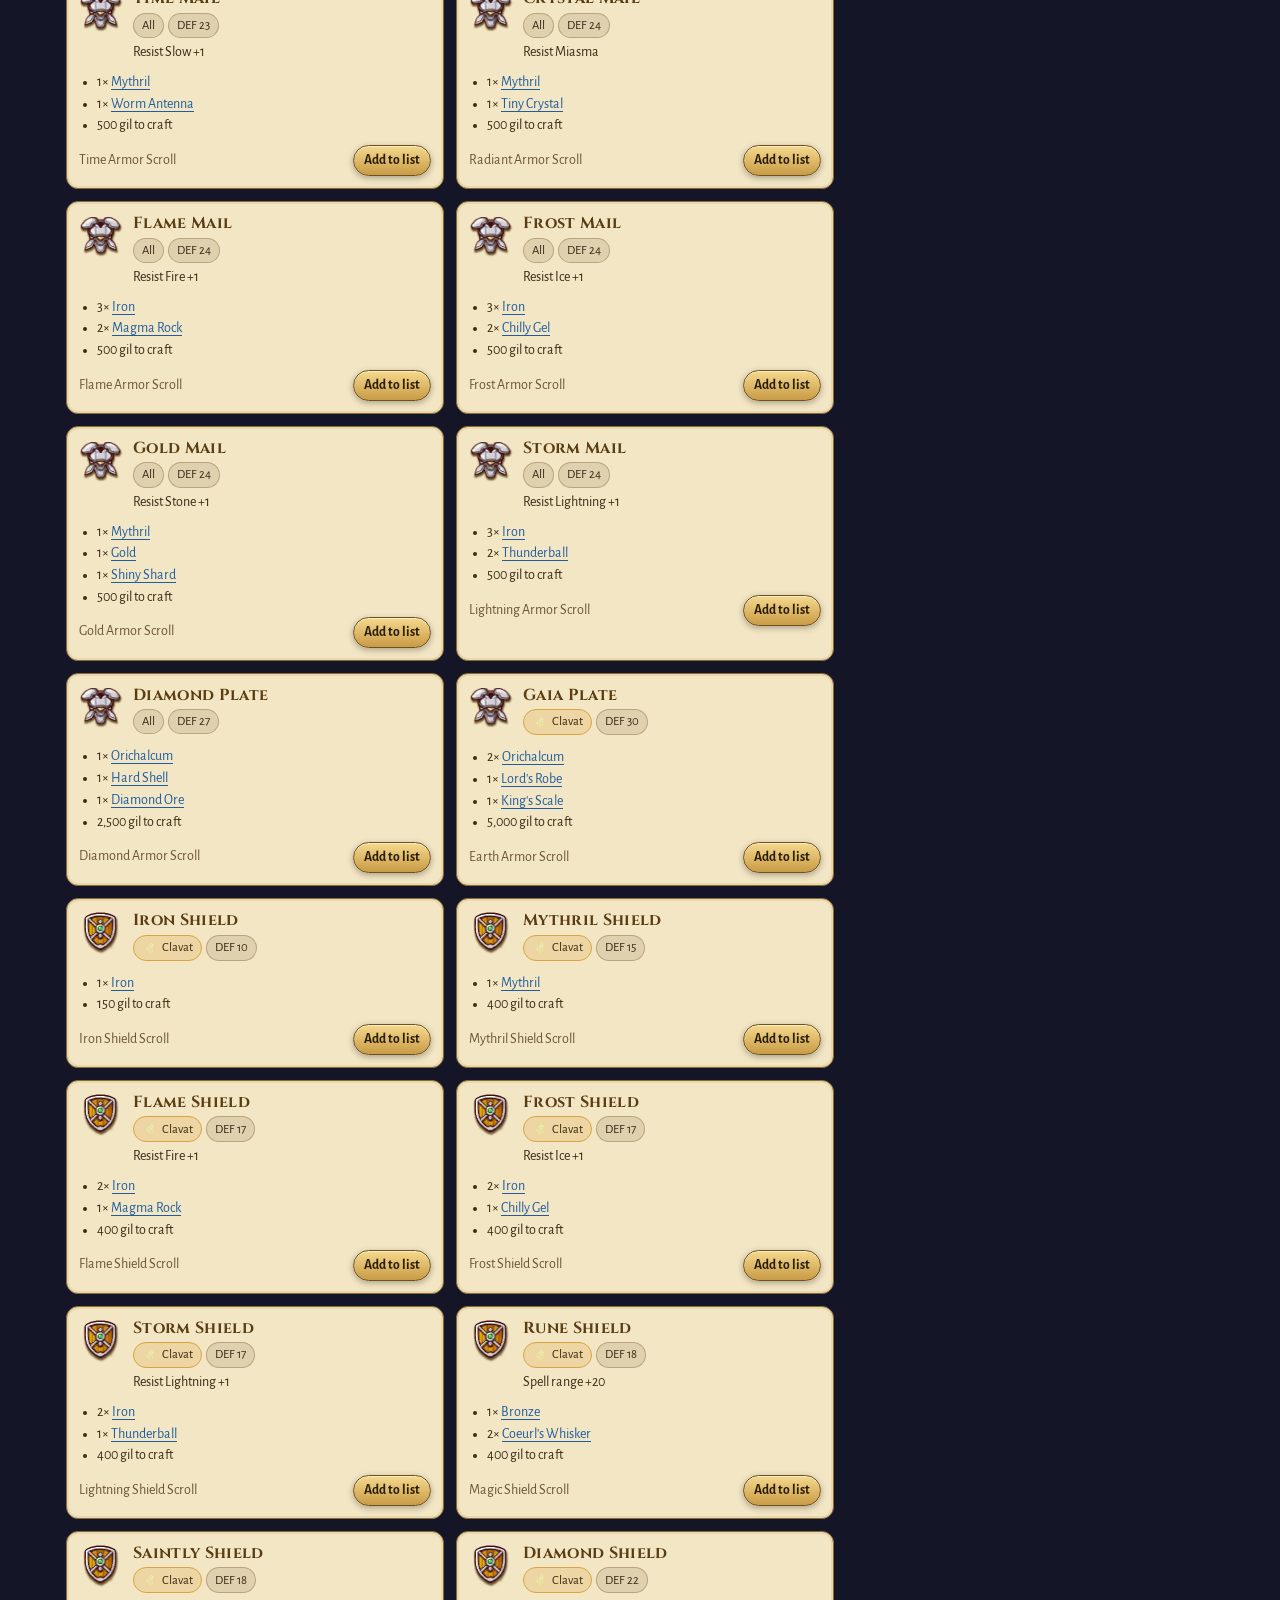
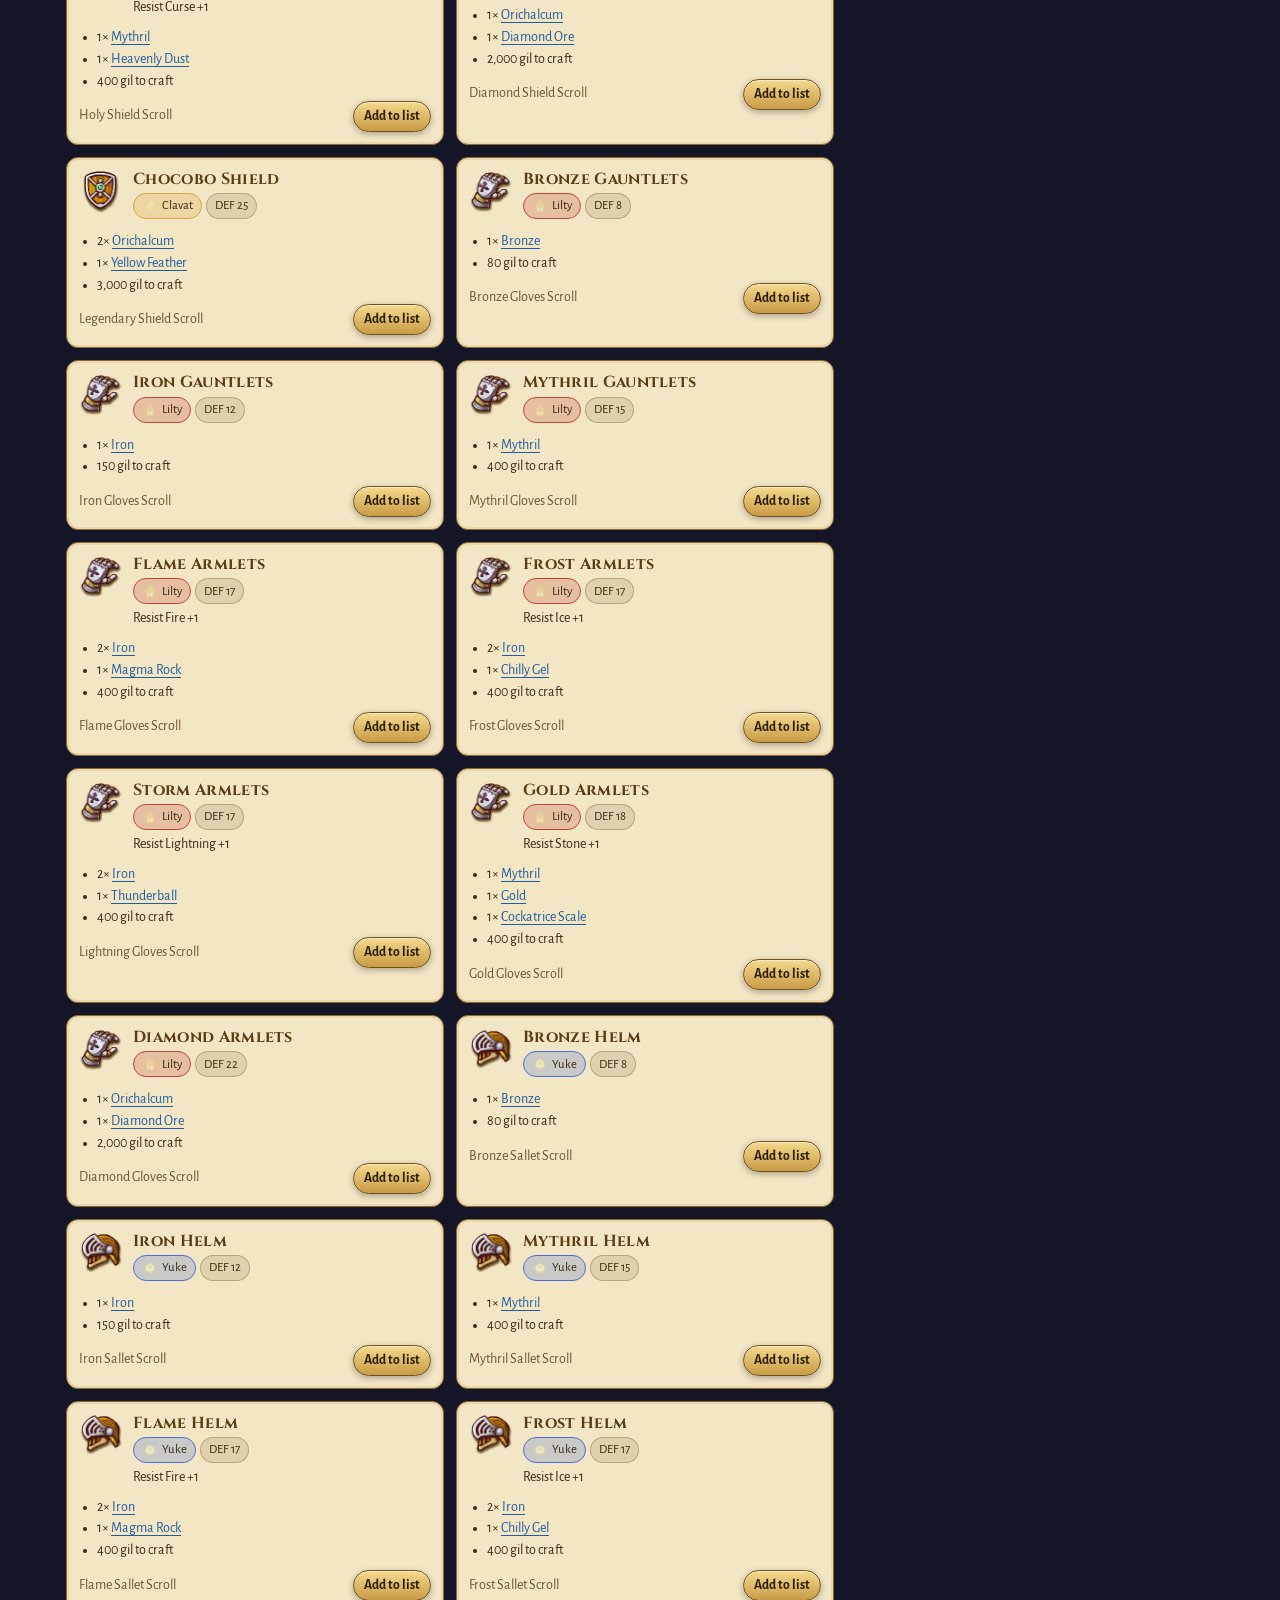
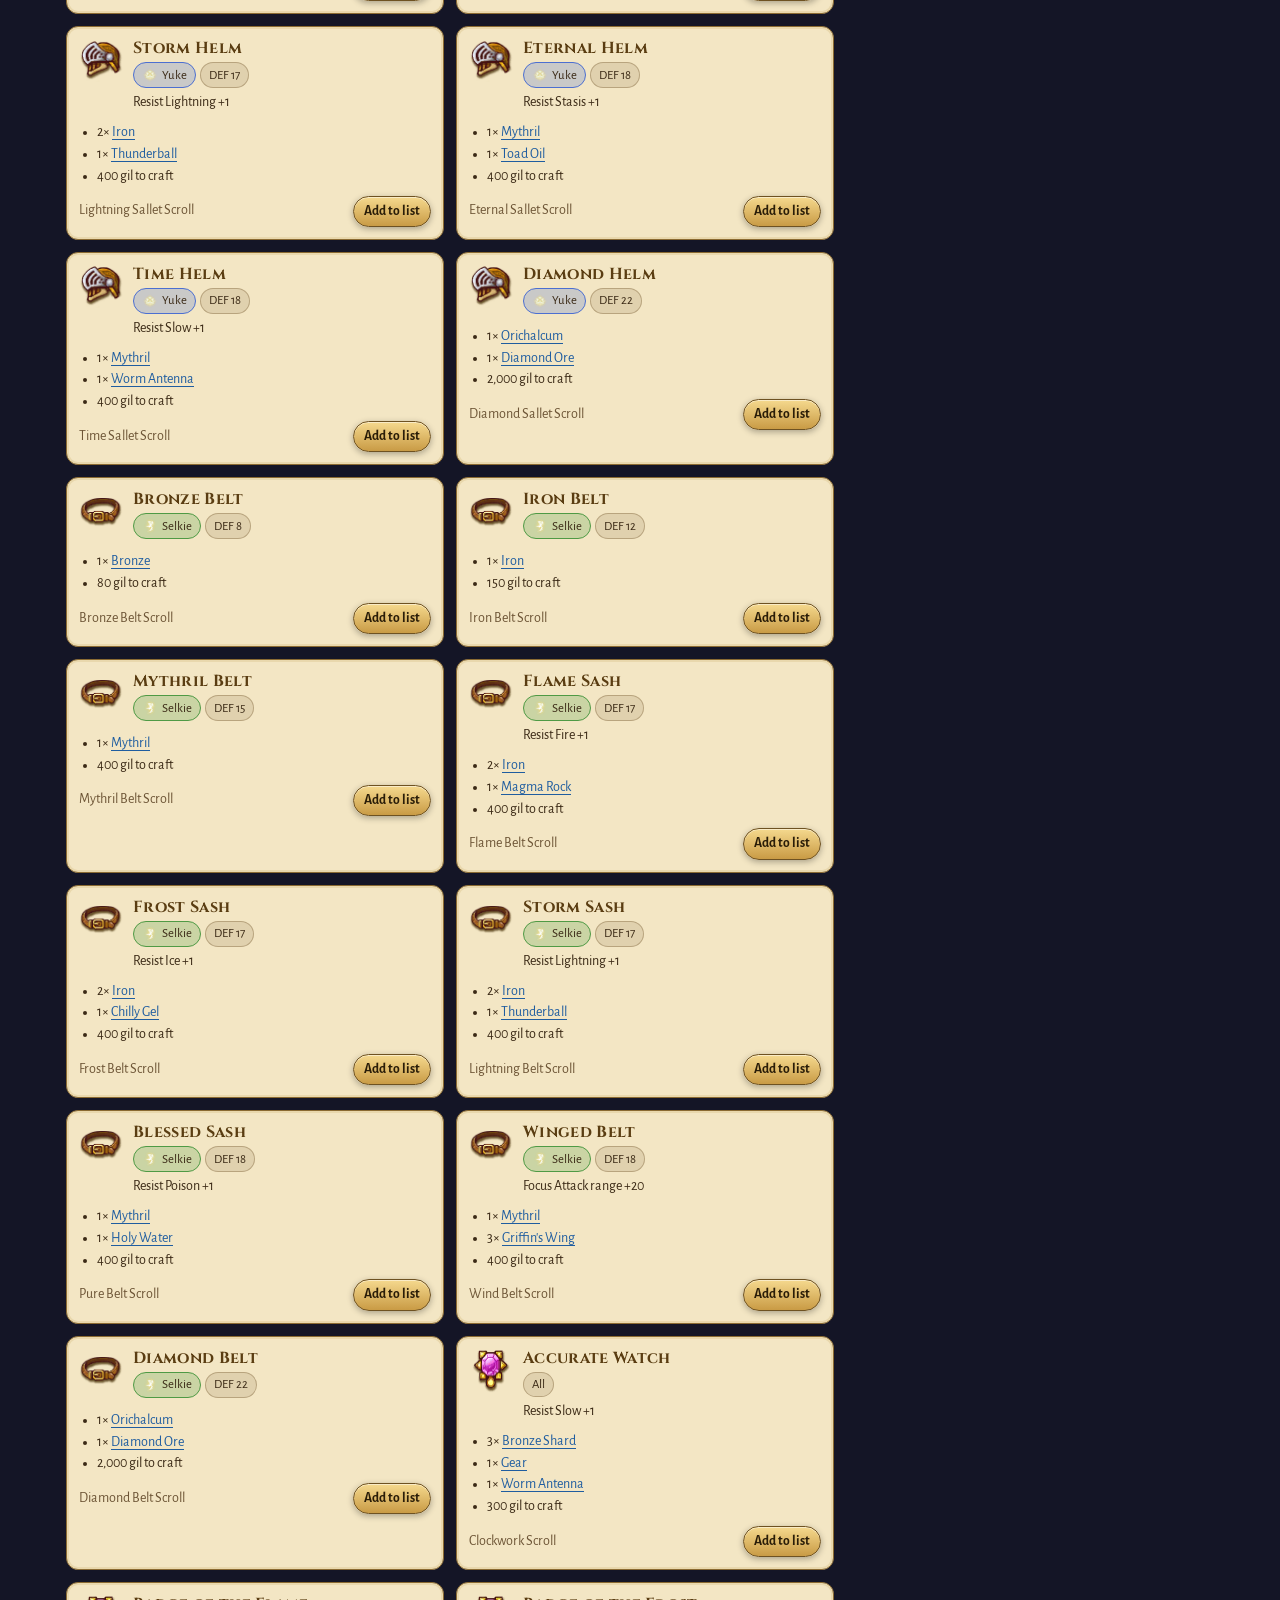
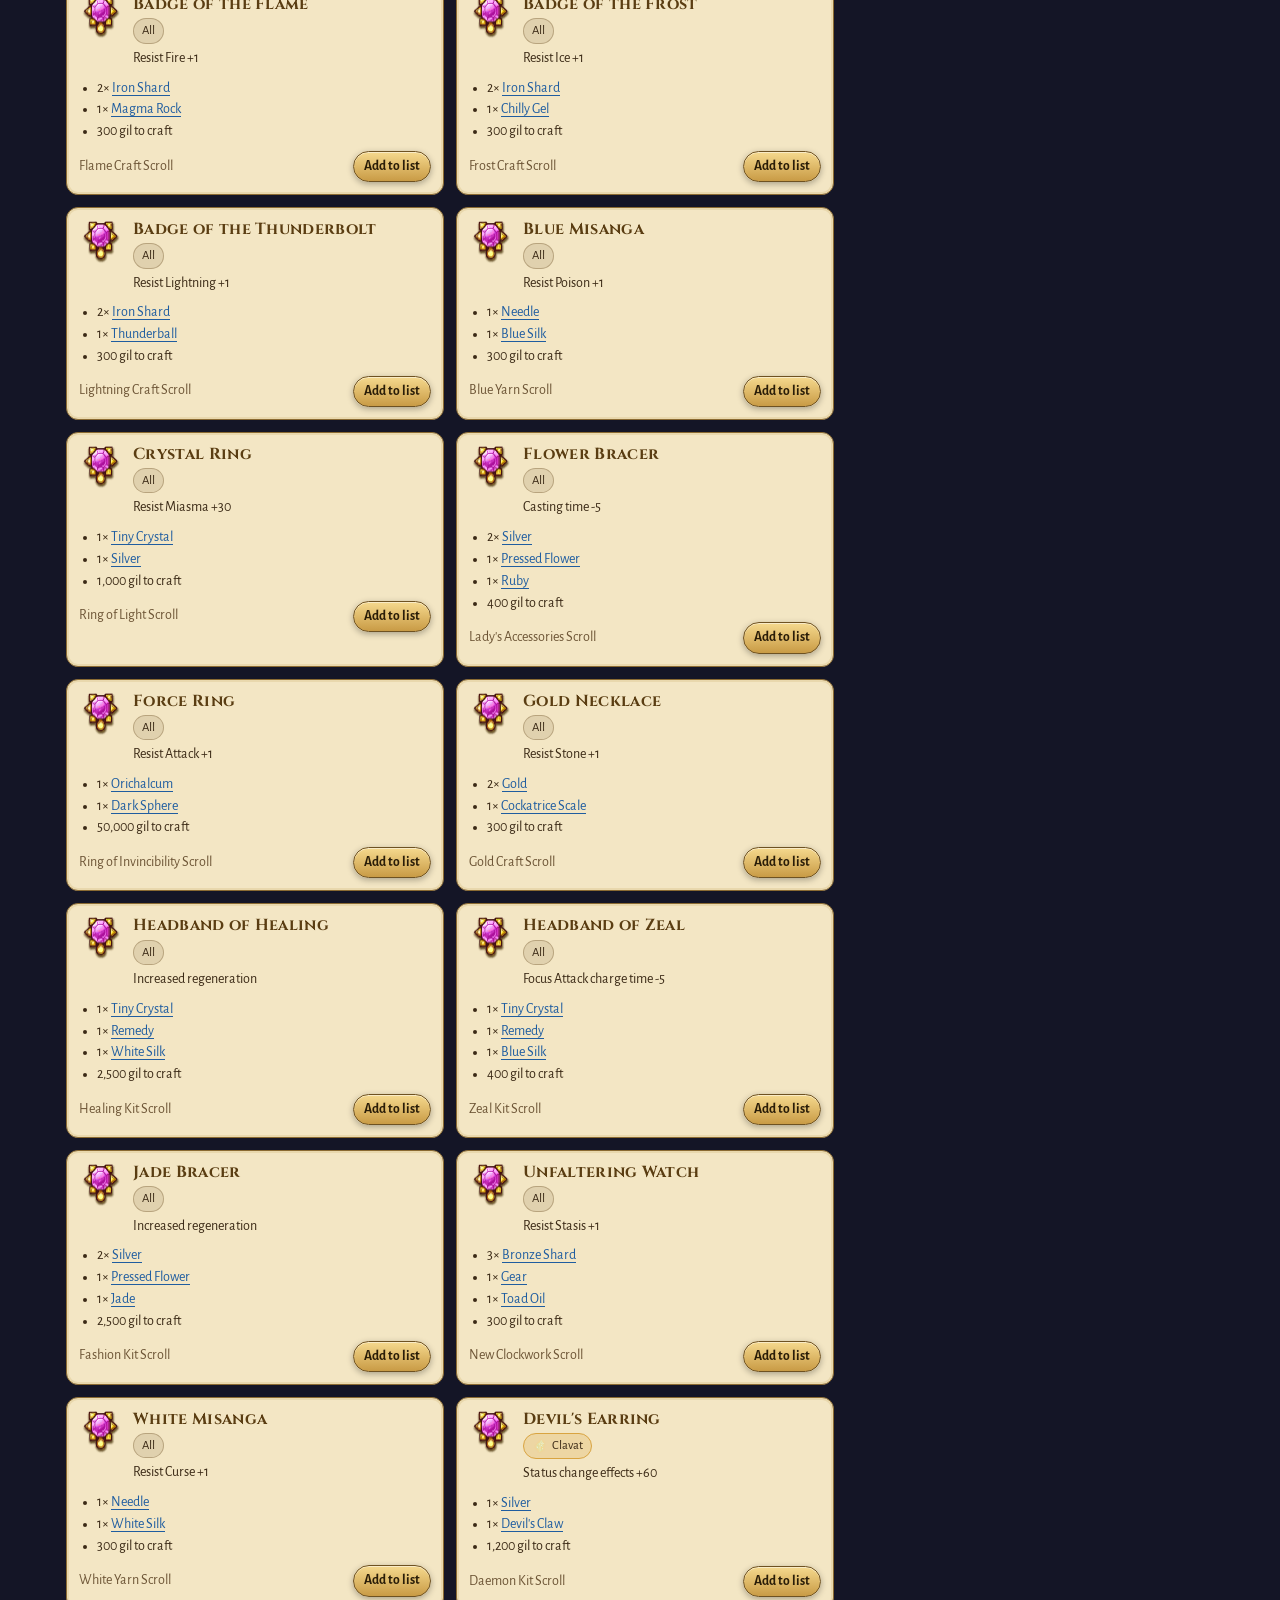
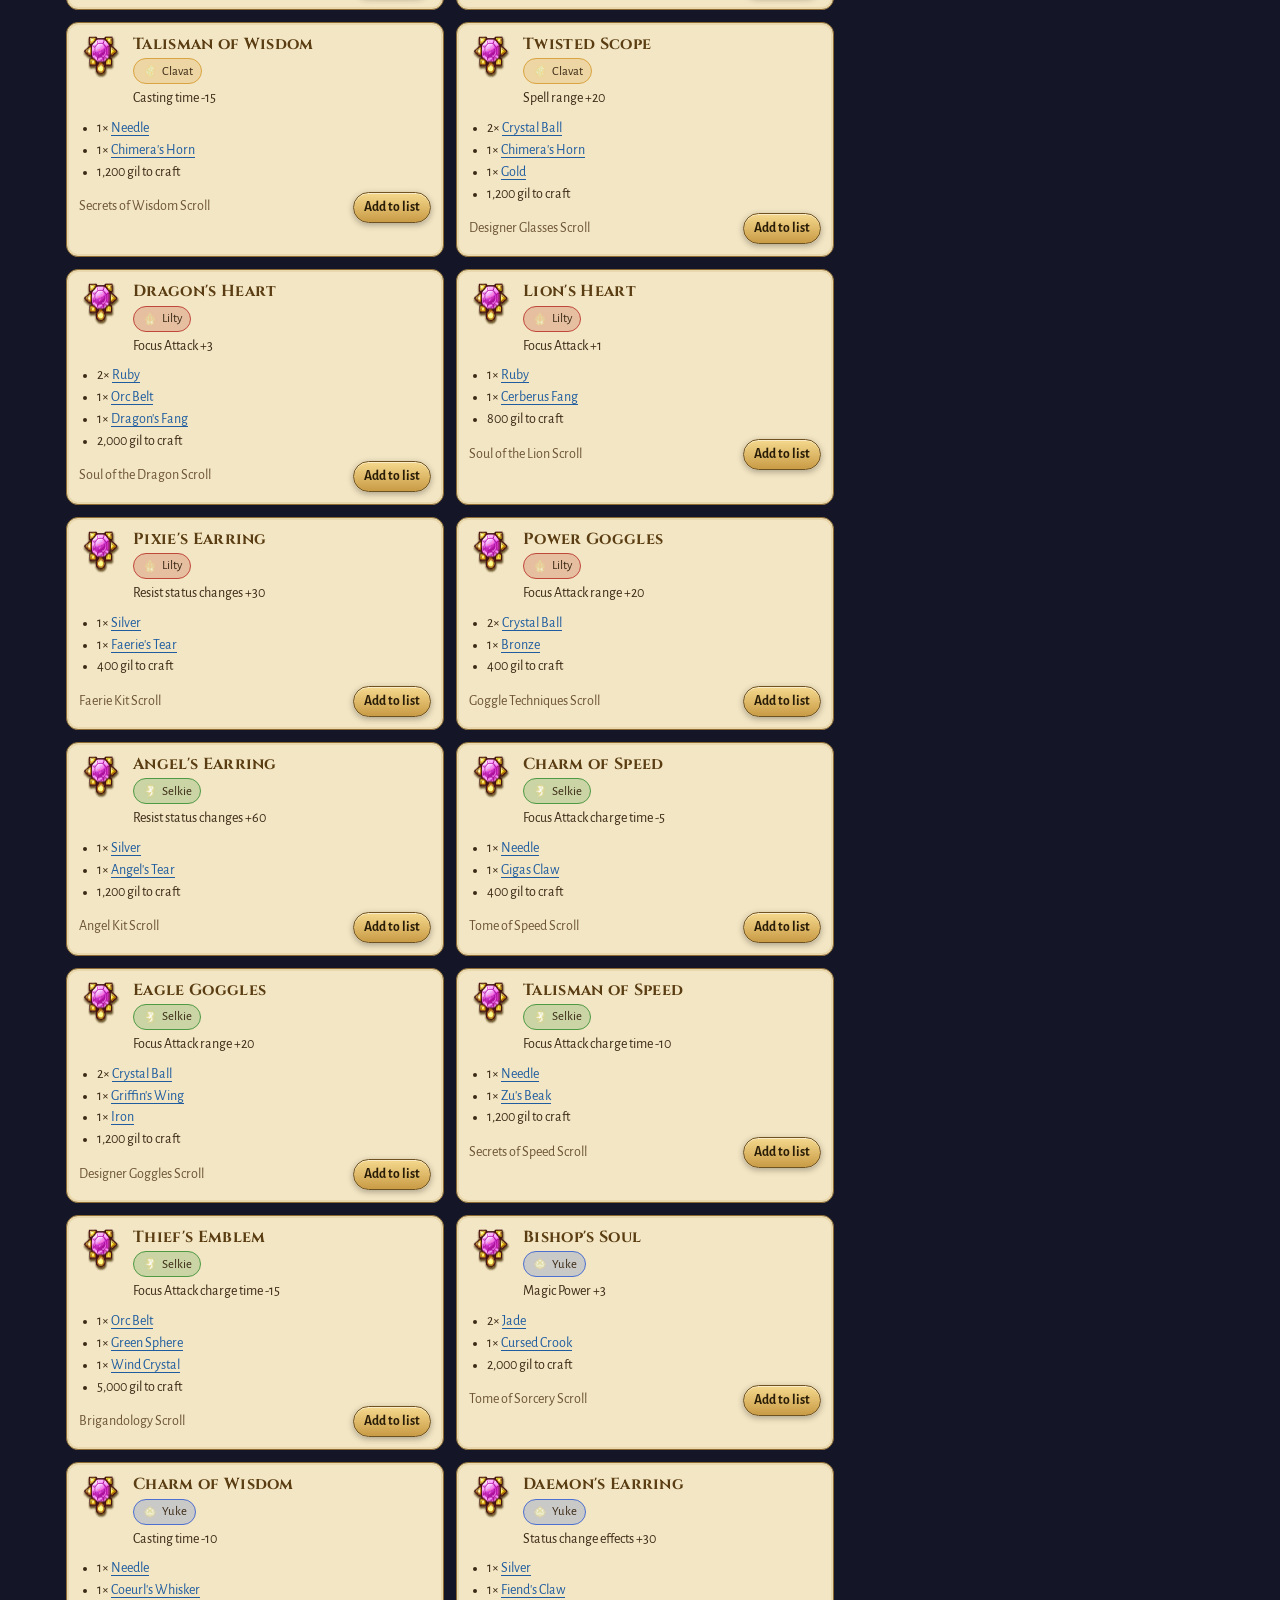
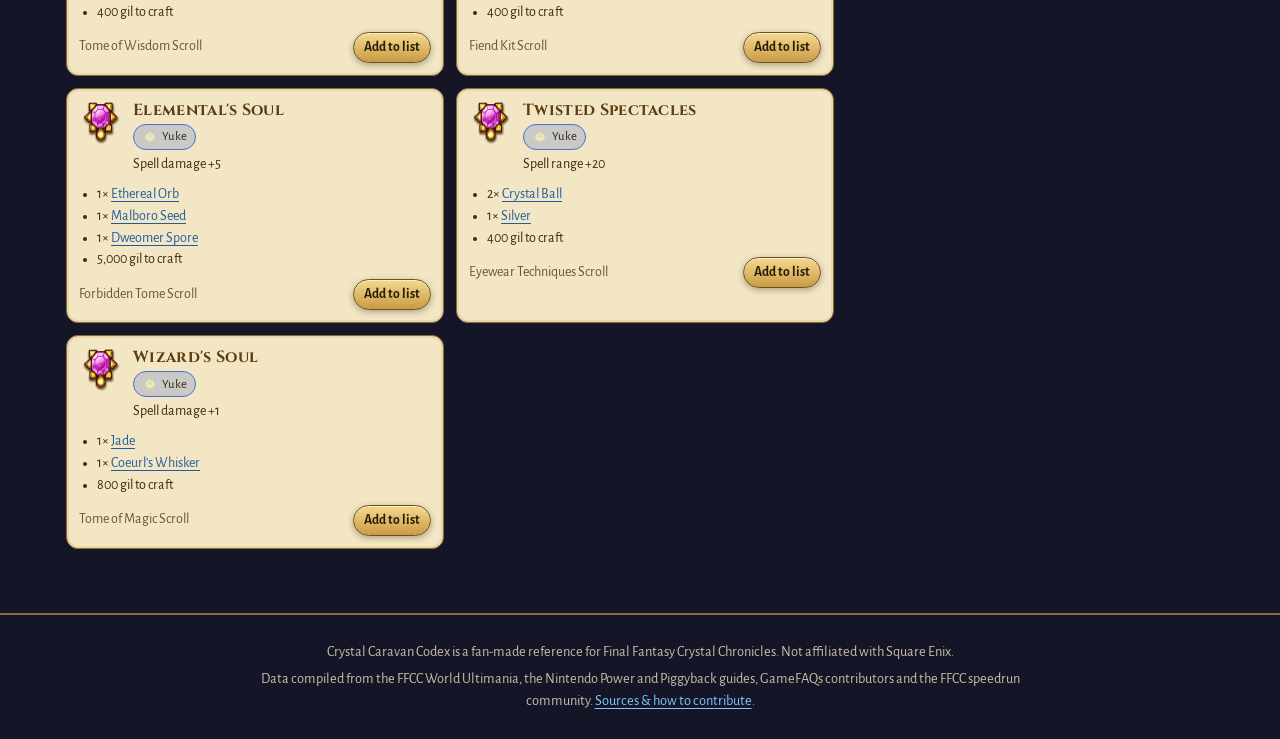
<file: recipes.html>
<!doctype html>
<html lang="en">
<head>
  <meta charset="utf-8">
  <meta name="viewport" content="width=device-width, initial-scale=1">
  <!-- SEO -->
  <title>FFCC Recipes &amp; Crafting Shopping List | Crystal Caravan Codex</title>
  <meta name="description" content="Plan your Final Fantasy Crystal Chronicles crafting: pick any weapon, armour or accessory and get one combined list of scrolls, materials and gil to forge them.">
  <meta name="keywords" content="FFCC recipes, FFCC crafting, FFCC scrolls, FFCC materials, FFCC blacksmith, shopping list, Final Fantasy Crystal Chronicles, FFCC, FF Crystal Chronicles, GameCube">
  <meta name="theme-color" content="#141526">
  <meta property="og:type" content="website">
  <meta property="og:site_name" content="Crystal Caravan Codex">
  <meta property="og:title" content="FFCC Recipes &amp; Crafting Shopping List | Crystal Caravan Codex">
  <meta property="og:description" content="Plan your Final Fantasy Crystal Chronicles crafting: pick any weapon, armour or accessory and get one combined list of scrolls, materials and gil to forge them.">
  <meta property="og:image" content="https://everydaysimpledev.github.io/Crystal-Caravan-Codex/assets/img/icon/scroll.png">
  <meta property="og:url" content="https://everydaysimpledev.github.io/Crystal-Caravan-Codex/recipes.html">
  <link rel="canonical" href="https://everydaysimpledev.github.io/Crystal-Caravan-Codex/recipes.html">
  <meta name="twitter:card" content="summary">
  <meta name="twitter:title" content="FFCC Recipes &amp; Crafting Shopping List | Crystal Caravan Codex">
  <meta name="twitter:description" content="Plan your Final Fantasy Crystal Chronicles crafting: pick any weapon, armour or accessory and get one combined list of scrolls, materials and gil to forge them.">
  <meta name="twitter:image" content="https://everydaysimpledev.github.io/Crystal-Caravan-Codex/assets/img/icon/scroll.png">
  <!-- /SEO -->
  <link rel="icon" href="assets/img/icon/crystal-0.png">
  <link rel="preconnect" href="https://fonts.googleapis.com">
  <link rel="preconnect" href="https://fonts.gstatic.com" crossorigin>
  <link href="https://fonts.googleapis.com/css2?family=Alegreya+Sans:wght@400;700&family=Cinzel:wght@600;700&display=swap" rel="stylesheet">
  <link rel="stylesheet" href="assets/css/codex.css">
</head>
<body>
  <a class="skip-link" href="#main">Skip to content</a>
  <header class="site-header" id="site-header"></header>

  <main id="main" tabindex="-1">
    <div class="page-title">
      <img src="assets/img/icon/scroll.png" alt="">
      <div>
        <h1>Recipes &amp; Shopping List</h1>
        <p>Pick what you want to craft and get one combined list of materials, scrolls and gil.</p>
      </div>
    </div>
    <div id="app"></div>
  </main>

  <footer class="site-footer" id="site-footer"></footer>
  <script src="assets/js/core.js"></script>
  <script src="assets/js/search.js"></script>
  <script src="assets/js/pages/recipes.js"></script>
</body>
</html>
</file>
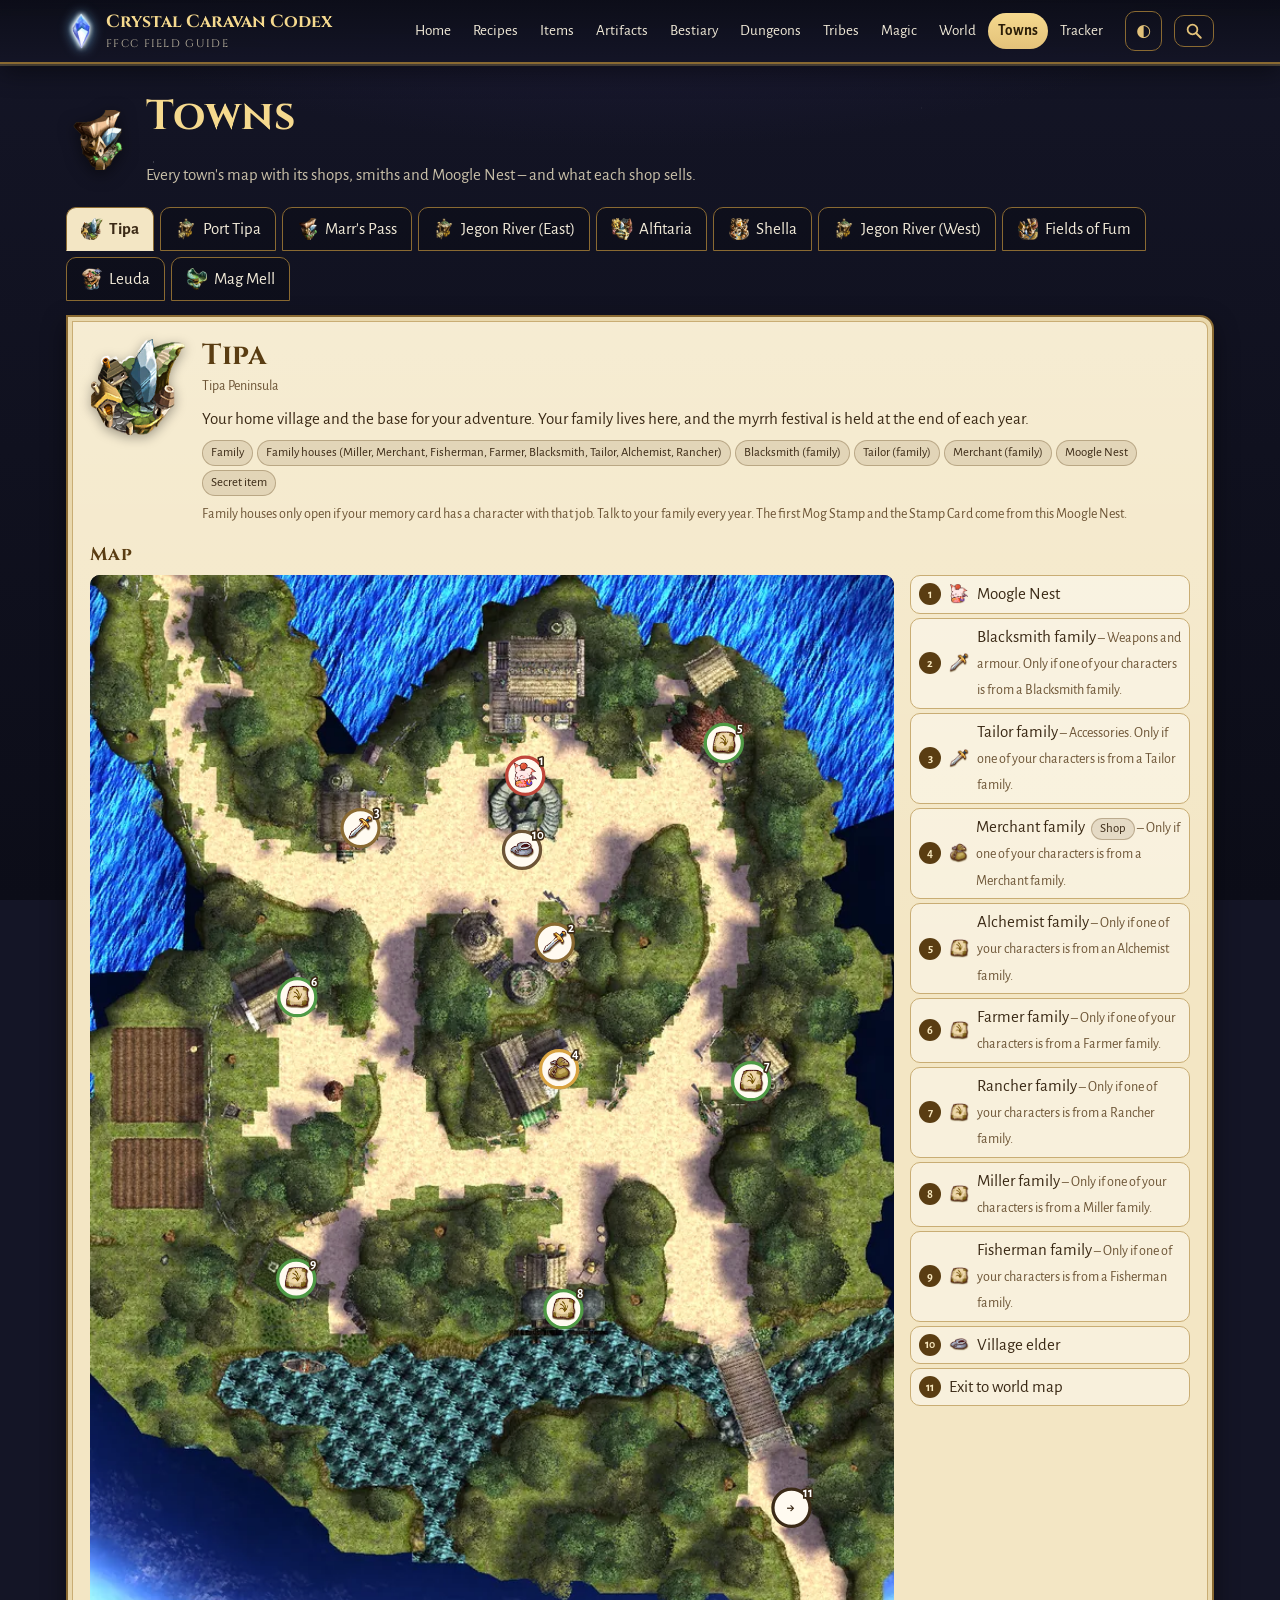
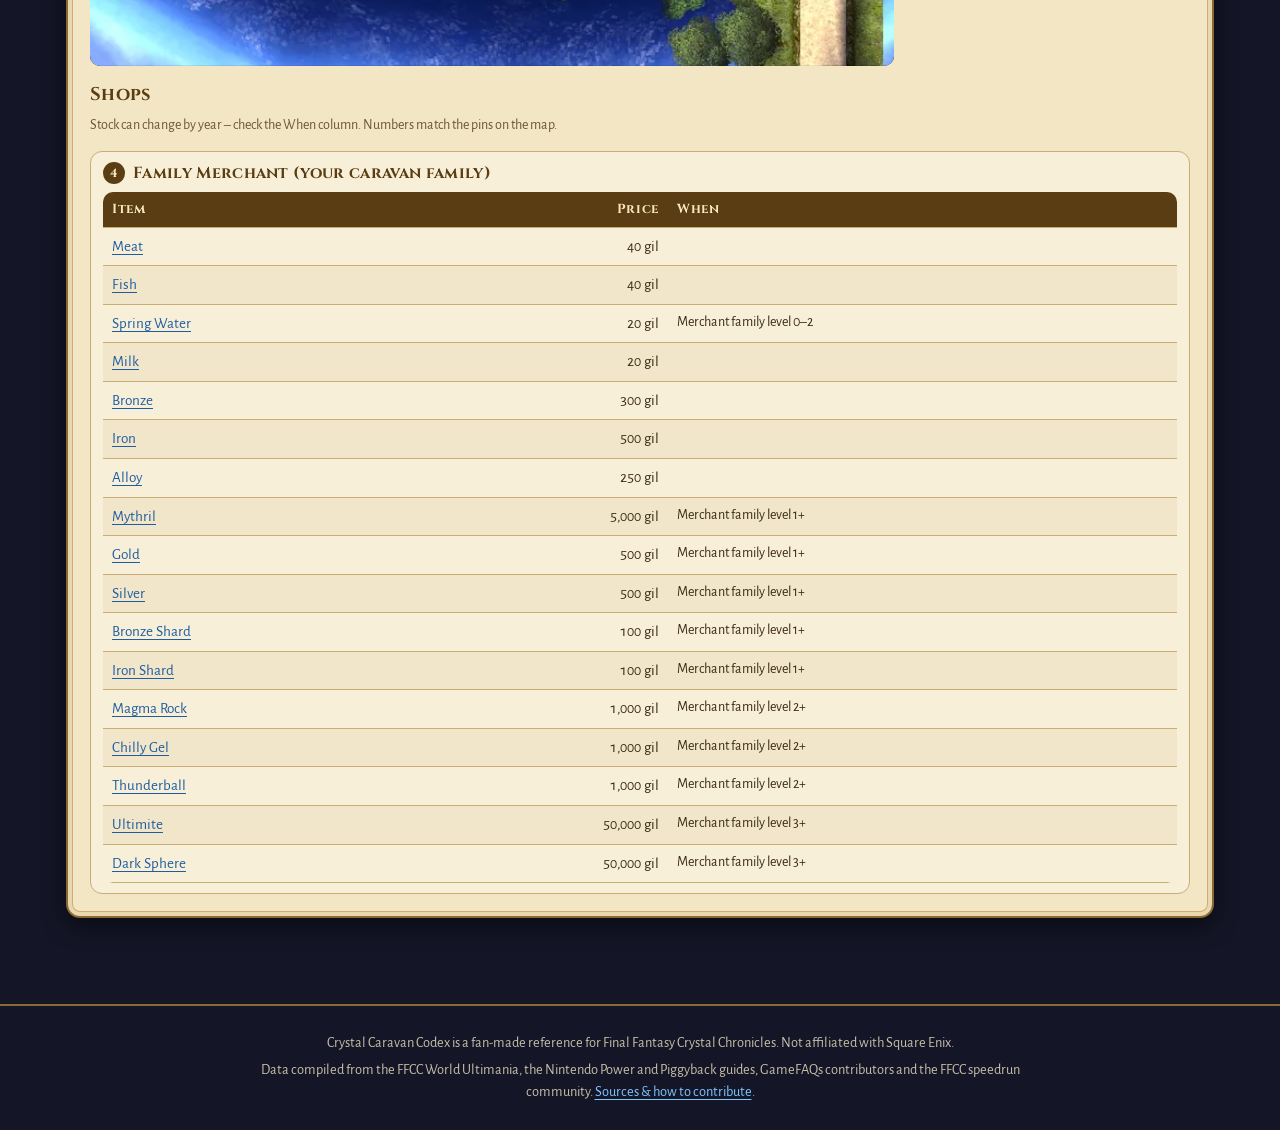
<file: towns.html>
<!doctype html>
<html lang="en">
<head>
  <meta charset="utf-8">
  <meta name="viewport" content="width=device-width, initial-scale=1">
  <!-- SEO -->
  <title>FFCC Towns, Shops &amp; Town Maps | Crystal Caravan Codex</title>
  <meta name="description" content="Every Final Fantasy Crystal Chronicles town mapped from the game – shops, blacksmiths, Moogle Nests and ferries pinned, with each merchant's full stock and prices.">
  <meta name="keywords" content="FFCC towns, FFCC shops, Tipa, Marr's Pass, Alfitaria, Shella, Leuda, FFCC merchants, Final Fantasy Crystal Chronicles, FFCC, FF Crystal Chronicles, GameCube">
  <meta name="theme-color" content="#141526">
  <meta property="og:type" content="website">
  <meta property="og:site_name" content="Crystal Caravan Codex">
  <meta property="og:title" content="FFCC Towns, Shops &amp; Town Maps | Crystal Caravan Codex">
  <meta property="og:description" content="Every Final Fantasy Crystal Chronicles town mapped from the game – shops, blacksmiths, Moogle Nests and ferries pinned, with each merchant's full stock and prices.">
  <meta property="og:image" content="https://everydaysimpledev.github.io/Crystal-Caravan-Codex/assets/img/world/icons/marrs-pass.png">
  <meta property="og:url" content="https://everydaysimpledev.github.io/Crystal-Caravan-Codex/towns.html">
  <link rel="canonical" href="https://everydaysimpledev.github.io/Crystal-Caravan-Codex/towns.html">
  <meta name="twitter:card" content="summary">
  <meta name="twitter:title" content="FFCC Towns, Shops &amp; Town Maps | Crystal Caravan Codex">
  <meta name="twitter:description" content="Every Final Fantasy Crystal Chronicles town mapped from the game – shops, blacksmiths, Moogle Nests and ferries pinned, with each merchant's full stock and prices.">
  <meta name="twitter:image" content="https://everydaysimpledev.github.io/Crystal-Caravan-Codex/assets/img/world/icons/marrs-pass.png">
  <!-- /SEO -->
  <link rel="icon" href="assets/img/icon/crystal-0.png">
  <link rel="preconnect" href="https://fonts.googleapis.com">
  <link rel="preconnect" href="https://fonts.gstatic.com" crossorigin>
  <link href="https://fonts.googleapis.com/css2?family=Alegreya+Sans:wght@400;700&family=Cinzel:wght@600;700&display=swap" rel="stylesheet">
  <link rel="stylesheet" href="assets/css/codex.css">
</head>
<body>
  <a class="skip-link" href="#main">Skip to content</a>
  <header class="site-header" id="site-header"></header>

  <main id="main" tabindex="-1">
    <div class="page-title">
      <img src="assets/img/world/icons/marrs-pass.png" alt="">
      <div>
        <h1>Towns</h1>
        <p>Every town's map with its shops, smiths and Moogle Nest – and what each shop sells.</p>
      </div>
    </div>
    <div id="app"></div>
  </main>

  <footer class="site-footer" id="site-footer"></footer>
  <script src="assets/js/core.js"></script>
  <script src="assets/js/search.js"></script>
  <script src="assets/js/townmap.js"></script>
  <script src="assets/js/pages/towns.js"></script>
</body>
</html>
</file>
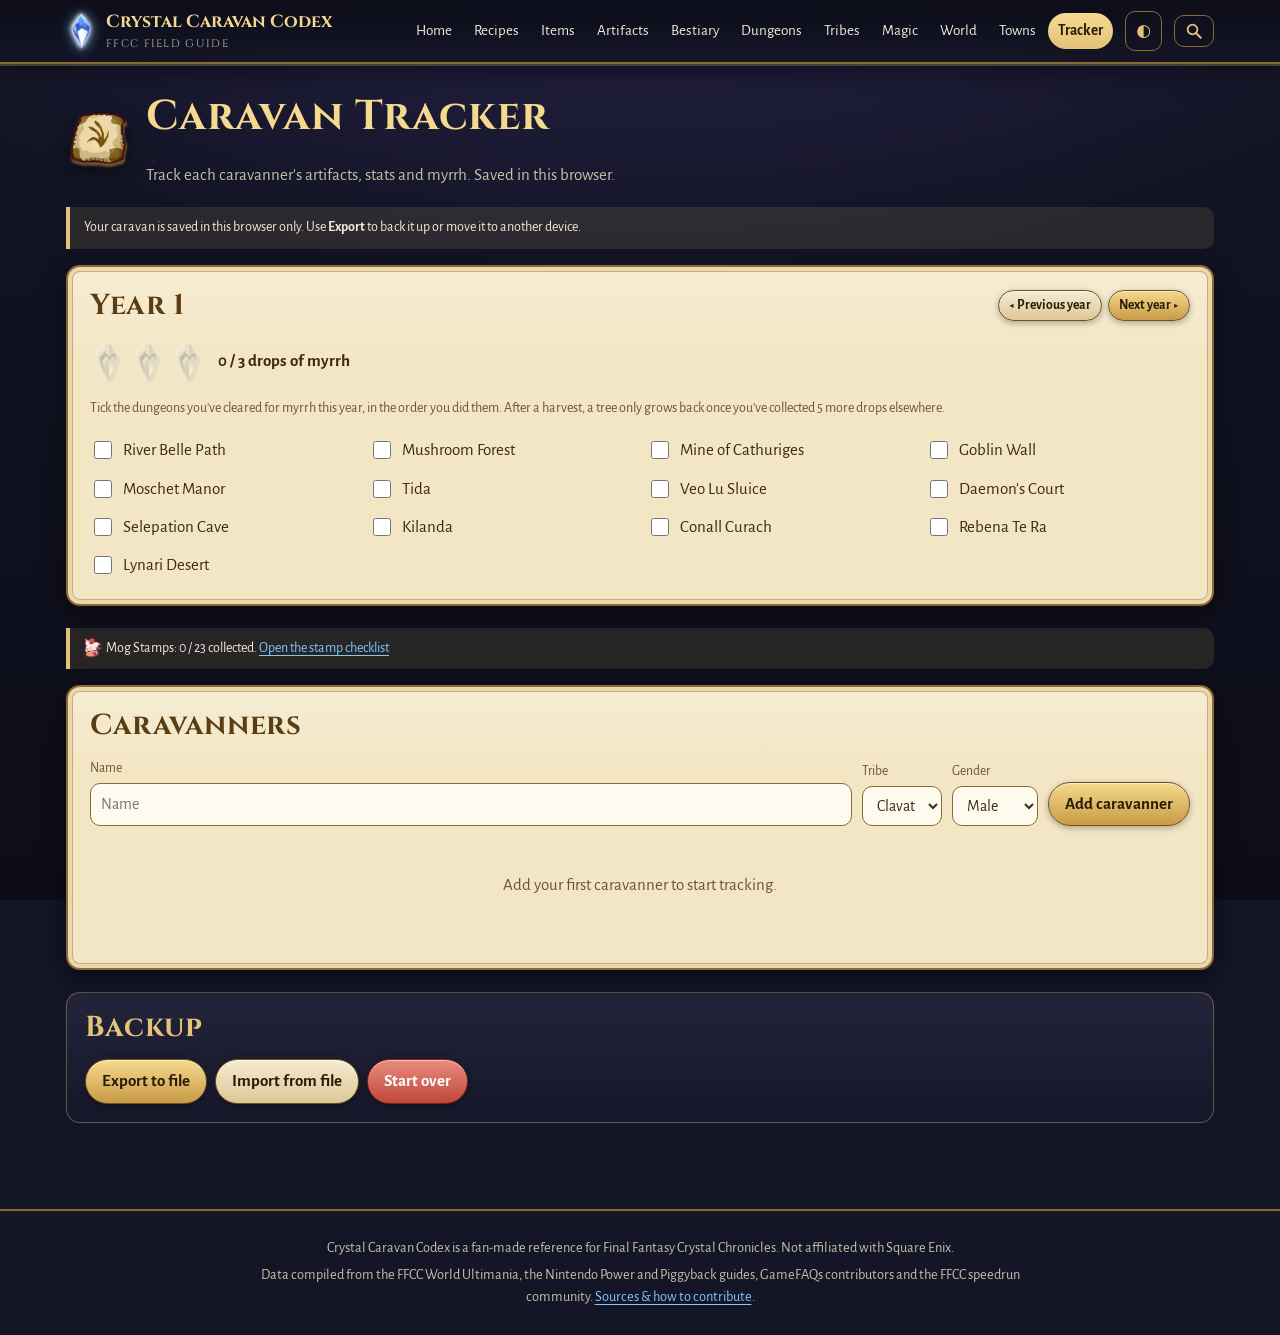
<file: tracker.html>
<!doctype html>
<html lang="en">
<head>
  <meta charset="utf-8">
  <meta name="viewport" content="width=device-width, initial-scale=1">
  <!-- SEO -->
  <title>FFCC Caravan Tracker – Artifacts &amp; Myrrh | Crystal Caravan Codex</title>
  <meta name="description" content="Track your Final Fantasy Crystal Chronicles caravan: each member's artifacts and stats, missing artifacts with the best place to get them, and myrrh per year.">
  <meta name="keywords" content="FFCC tracker, FFCC artifact checklist, FFCC myrrh, FFCC 100% completion, Final Fantasy Crystal Chronicles, FFCC, FF Crystal Chronicles, GameCube">
  <meta name="theme-color" content="#141526">
  <meta property="og:type" content="website">
  <meta property="og:site_name" content="Crystal Caravan Codex">
  <meta property="og:title" content="FFCC Caravan Tracker – Artifacts &amp; Myrrh | Crystal Caravan Codex">
  <meta property="og:description" content="Track your Final Fantasy Crystal Chronicles caravan: each member's artifacts and stats, missing artifacts with the best place to get them, and myrrh per year.">
  <meta property="og:image" content="https://everydaysimpledev.github.io/Crystal-Caravan-Codex/assets/img/icon/letter.png">
  <meta property="og:url" content="https://everydaysimpledev.github.io/Crystal-Caravan-Codex/tracker.html">
  <link rel="canonical" href="https://everydaysimpledev.github.io/Crystal-Caravan-Codex/tracker.html">
  <meta name="twitter:card" content="summary">
  <meta name="twitter:title" content="FFCC Caravan Tracker – Artifacts &amp; Myrrh | Crystal Caravan Codex">
  <meta name="twitter:description" content="Track your Final Fantasy Crystal Chronicles caravan: each member's artifacts and stats, missing artifacts with the best place to get them, and myrrh per year.">
  <meta name="twitter:image" content="https://everydaysimpledev.github.io/Crystal-Caravan-Codex/assets/img/icon/letter.png">
  <!-- /SEO -->
  <link rel="icon" href="assets/img/icon/crystal-0.png">
  <link rel="preconnect" href="https://fonts.googleapis.com">
  <link rel="preconnect" href="https://fonts.gstatic.com" crossorigin>
  <link href="https://fonts.googleapis.com/css2?family=Alegreya+Sans:wght@400;700&family=Cinzel:wght@600;700&display=swap" rel="stylesheet">
  <link rel="stylesheet" href="assets/css/codex.css">
</head>
<body>
  <a class="skip-link" href="#main">Skip to content</a>
  <header class="site-header" id="site-header"></header>

  <main id="main" tabindex="-1">
    <div class="page-title">
      <img src="assets/img/icon/letter.png" alt="">
      <div>
        <h1>Caravan Tracker</h1>
        <p>Track each caravanner's artifacts, stats and myrrh. Saved in this browser.</p>
      </div>
    </div>
    <div id="app"></div>
  </main>

  <footer class="site-footer" id="site-footer"></footer>
  <script src="assets/js/core.js"></script>
  <script src="assets/js/search.js"></script>
  <script src="assets/js/drops.js"></script>
  <script src="assets/js/pages/tracker.js"></script>
</body>
</html>
</file>
<file: assets/css/codex.css>
/*
  Crystal Caravan Codex – shared styles

  Colours and spacing live in the custom properties below so the whole site
  can be re-themed from one place. "Night" is the default look; the
  "Parchment" theme is switched on with <html data-theme="light">.
*/

:root {
  --font-display: "Cinzel", "Georgia", serif;
  --font-body: "Alegreya Sans", "Segoe UI", system-ui, sans-serif;

  --bg: #141526;
  --bg-deep: #0c0d18;
  --bg-glow: #2a2550;
  --panel: #f3e6c4;
  --panel-2: #e9d8ad;
  --panel-ink: #3b2a16;
  --panel-ink-soft: #6d5536;
  --panel-line: #c9ad74;
  --frame: #8a6a32;
  --frame-light: #e3c27a;
  --gold: #e3c27a;
  --gold-strong: #f5d98e;
  --text: #f1ead8;
  --text-soft: #c8bfa8;
  --crystal: #7fc7ff;
  --crystal-deep: #3a7cc4;
  --danger: #c0473b;
  --good: #4f9a45;
  --shadow: 0 8px 24px rgb(0 0 0 / 0.45);

  --clavat: #d9a441;
  --lilty: #c0473b;
  --yuke: #4c6fd1;
  --selkie: #4f9a45;

  --fire: #e2572d;
  --blizzard: #5fb4e8;
  --thunder: #e8c43a;

  --radius: 14px;
  --gutter: 16px;
  --max: 1180px;

  color-scheme: dark;
}

:root[data-theme="light"] {
  --bg: #e8dcc0;
  --bg-deep: #d9c9a2;
  --bg-glow: #f6edd6;
  --panel: #fffaf0;
  --panel-2: #f5ead0;
  --text: #3b2a16;
  --text-soft: #6d5536;
  --gold: #8a6a32;
  --gold-strong: #6e5222;
  --shadow: 0 6px 18px rgb(80 60 20 / 0.25);
  color-scheme: light;
}

* { box-sizing: border-box; }

html { scroll-behavior: smooth; }

body {
  margin: 0;
  min-height: 100vh;
  font-family: var(--font-body);
  font-size: 17px;
  line-height: 1.55;
  color: var(--text);
  background:
    radial-gradient(1200px 600px at 50% -10%, var(--bg-glow), transparent 70%),
    linear-gradient(180deg, var(--bg) 0%, var(--bg-deep) 100%) fixed;
  background-color: var(--bg);
  overflow-x: hidden;
}

/* A faint field of "myrrh" sparkles behind everything. Pure CSS, no images. */
body::before {
  content: "";
  position: fixed;
  inset: 0;
  pointer-events: none;
  background-image:
    radial-gradient(1.5px 1.5px at 12% 18%, rgb(255 255 255 / 0.5), transparent 60%),
    radial-gradient(1px 1px at 72% 12%, rgb(255 255 255 / 0.4), transparent 60%),
    radial-gradient(1.5px 1.5px at 38% 62%, rgb(180 220 255 / 0.4), transparent 60%),
    radial-gradient(1px 1px at 88% 48%, rgb(255 255 255 / 0.35), transparent 60%),
    radial-gradient(1px 1px at 22% 82%, rgb(255 240 200 / 0.35), transparent 60%),
    radial-gradient(1.5px 1.5px at 60% 90%, rgb(180 220 255 / 0.3), transparent 60%);
  opacity: 0.8;
  z-index: -1;
}
:root[data-theme="light"] body::before { opacity: 0; }

img { max-width: 100%; }

a { color: var(--crystal); text-decoration-thickness: 1px; text-underline-offset: 3px; }
a:hover { color: var(--gold-strong); }

h1, h2, h3, h4 {
  font-family: var(--font-display);
  font-weight: 700;
  letter-spacing: 0.02em;
  line-height: 1.2;
  margin: 0 0 0.5em;
}
h1 { font-size: clamp(1.8rem, 4vw, 2.6rem); color: var(--gold-strong); }
h2 { font-size: clamp(1.35rem, 3vw, 1.8rem); color: var(--gold); }
h3 { font-size: 1.15rem; }

p { margin: 0 0 1em; }

.skip-link {
  position: absolute;
  left: -999px;
  top: 8px;
  background: var(--gold);
  color: #000;
  padding: 8px 12px;
  border-radius: 8px;
  z-index: 100;
}
.skip-link:focus { left: 8px; }

:focus-visible { outline: 2px solid var(--crystal); outline-offset: 2px; }

/* ---------- Header & navigation ---------- */

.site-header {
  position: sticky;
  top: 0;
  z-index: 50;
  background: linear-gradient(180deg, rgb(12 13 24 / 0.96), rgb(20 21 38 / 0.92));
  border-bottom: 2px solid var(--frame);
  box-shadow: 0 2px 0 rgb(227 194 122 / 0.25), var(--shadow);
  backdrop-filter: blur(6px);
}
:root[data-theme="light"] .site-header {
  background: linear-gradient(180deg, #f8efd9, #efe1bd);
}

.header-inner {
  max-width: var(--max);
  margin: 0 auto;
  padding: 8px var(--gutter);
  display: flex;
  align-items: center;
  gap: 12px;
}

.brand {
  display: flex;
  align-items: center;
  gap: 10px;
  text-decoration: none;
  color: var(--gold-strong);
  font-family: var(--font-display);
  font-weight: 700;
  font-size: 1.1rem;
  white-space: nowrap;
}
.brand img { width: 30px; height: auto; filter: drop-shadow(0 0 6px rgb(127 199 255 / 0.7)); }
.brand small { display: block; font-size: 0.68rem; color: var(--text-soft); font-weight: 400; letter-spacing: 0.12em; }

.main-nav { margin-left: auto; }
.main-nav ul { list-style: none; margin: 0; padding: 0; display: flex; flex-wrap: wrap; gap: 2px; }
.main-nav a {
  display: block;
  padding: 6px 10px;
  border-radius: 999px;
  color: var(--text);
  text-decoration: none;
  font-size: 0.95rem;
}
.main-nav a:hover { background: rgb(227 194 122 / 0.15); color: var(--gold-strong); }
.main-nav a[aria-current="page"] {
  background: linear-gradient(180deg, var(--gold-strong), var(--gold));
  color: #2a1d08;
  font-weight: 700;
}

.nav-toggle, .theme-toggle {
  background: transparent;
  border: 1px solid var(--frame);
  color: var(--gold);
  border-radius: 10px;
  padding: 6px 10px;
  font: inherit;
  cursor: pointer;
}
.nav-toggle { display: none; }

@media (max-width: 1180px) {
  .nav-toggle { display: inline-block; margin-left: auto; }
  .main-nav {
    position: absolute;
    top: 100%;
    left: 0;
    right: 0;
    display: none;
    background: var(--bg-deep);
    border-bottom: 2px solid var(--frame);
    padding: 8px var(--gutter) 14px;
  }
  .main-nav.open { display: block; }
  .main-nav ul { flex-direction: column; }
  .main-nav a { border-radius: 8px; padding: 10px 12px; }
  :root[data-theme="light"] .main-nav { background: #f3e6c4; }
}

/* ---------- Page layout ---------- */

main {
  max-width: var(--max);
  margin: 0 auto;
  padding: 28px var(--gutter) 64px;
}

.page-title {
  display: flex;
  align-items: center;
  gap: 16px;
  margin-bottom: 18px;
}
.page-title img { width: 64px; height: 64px; object-fit: contain; filter: drop-shadow(0 4px 8px rgb(0 0 0 / 0.5)); }
.page-title p { margin: 0; color: var(--text-soft); }

.ornament {
  height: 14px;
  margin: 10px 0 22px;
  background:
    radial-gradient(circle at center, var(--gold-strong) 0 4px, transparent 5px) center / 14px 14px no-repeat,
    linear-gradient(90deg, transparent, var(--frame) 15%, var(--gold) 50%, var(--frame) 85%, transparent) center / 100% 2px no-repeat;
}

.site-footer {
  border-top: 2px solid var(--frame);
  padding: 22px var(--gutter);
  text-align: center;
  color: var(--text-soft);
  font-size: 0.9rem;
}
.site-footer p { max-width: 760px; margin: 0.3em auto; }

/* ---------- Parchment panels ---------- */

.panel {
  position: relative;
  background:
    linear-gradient(180deg, rgb(255 255 255 / 0.25), transparent 30%),
    var(--panel);
  color: var(--panel-ink);
  border: 2px solid var(--frame);
  border-radius: var(--radius);
  box-shadow: inset 0 0 0 4px var(--panel-2), inset 0 0 0 5px var(--panel-line), var(--shadow);
  padding: 22px;
  margin-bottom: 22px;
}
.panel h2, .panel h3 { color: #5a3d12; }
.panel a { color: #1f5da0; }
.panel a:hover { color: #8a4b10; }
.panel .muted { color: var(--panel-ink-soft); }

.panel-dark {
  background: linear-gradient(180deg, rgb(255 255 255 / 0.04), rgb(0 0 0 / 0.15)), rgb(30 30 56 / 0.7);
  border: 1px solid rgb(227 194 122 / 0.35);
  border-radius: var(--radius);
  padding: 18px;
  margin-bottom: 22px;
}
:root[data-theme="light"] .panel-dark { background: rgb(255 250 235 / 0.7); }

.muted { color: var(--text-soft); }
.small { font-size: 0.88rem; }

.grid { display: grid; gap: 16px; }
.grid-2 { grid-template-columns: repeat(auto-fit, minmax(min(300px, 100%), 1fr)); }
.grid-3 { grid-template-columns: repeat(auto-fit, minmax(min(240px, 100%), 1fr)); }
.grid-4 { grid-template-columns: repeat(auto-fit, minmax(min(190px, 100%), 1fr)); }

/* ---------- Home page ---------- */

.hero {
  display: grid;
  grid-template-columns: 1.2fr 1fr;
  align-items: center;
  gap: 24px;
  margin-bottom: 26px;
}
.hero h1 { font-size: clamp(2.2rem, 5.5vw, 3.6rem); text-shadow: 0 0 22px rgb(127 199 255 / 0.35); }
.hero p.lead { font-size: 1.15rem; color: var(--text-soft); max-width: 36em; }
.hero-art { position: relative; text-align: center; }
.hero-art img.cover { max-height: 420px; filter: drop-shadow(0 10px 28px rgb(0 0 0 / 0.6)); }
.hero-art .float-crystal {
  position: absolute;
  top: 6%;
  right: 8%;
  width: 70px;
  animation: bob 4s ease-in-out infinite;
  filter: drop-shadow(0 0 14px rgb(127 199 255 / 0.9));
}
@keyframes bob { 50% { transform: translateY(-10px); } }
@media (prefers-reduced-motion: reduce) { .hero-art .float-crystal { animation: none; } }
@media (max-width: 760px) { .hero { grid-template-columns: 1fr; } .hero-art img.cover { max-height: 280px; } }

.card-link {
  display: flex;
  gap: 14px;
  align-items: center;
  text-decoration: none;
  color: var(--panel-ink);
  background: var(--panel);
  border: 2px solid var(--frame);
  border-radius: var(--radius);
  padding: 14px;
  box-shadow: inset 0 0 0 3px var(--panel-2), var(--shadow);
  transition: transform 0.15s ease, box-shadow 0.15s ease;
}
.card-link:hover { transform: translateY(-3px); color: var(--panel-ink); box-shadow: inset 0 0 0 3px var(--panel-2), 0 0 0 2px var(--gold-strong), var(--shadow); }
.card-link img { width: 56px; height: 56px; object-fit: contain; flex: none; }
.card-link strong { display: block; font-family: var(--font-display); font-size: 1.05rem; color: #5a3d12; }
.card-link span { font-size: 0.92rem; color: var(--panel-ink-soft); }

/* ---------- Controls ---------- */

.toolbar {
  display: flex;
  flex-wrap: wrap;
  gap: 10px;
  align-items: end;
  margin-bottom: 16px;
}
.field { display: flex; flex-direction: column; gap: 4px; font-size: 0.85rem; color: var(--text-soft); }
.panel .field { color: var(--panel-ink-soft); }
.field.grow { flex: 1 1 220px; }

input[type="search"], input[type="text"], input[type="number"], select, textarea {
  font: inherit;
  font-size: 1rem;
  color: var(--panel-ink);
  background: #fffaf0;
  border: 1px solid var(--frame);
  border-radius: 10px;
  padding: 8px 10px;
  min-height: 40px;
  max-width: 100%;
}
input[type="number"] { width: 6.5em; }

.btn {
  font: inherit;
  font-weight: 700;
  cursor: pointer;
  border-radius: 999px;
  border: 1px solid #6e5222;
  padding: 8px 16px;
  min-height: 40px;
  color: #2a1d08;
  background: linear-gradient(180deg, var(--gold-strong), #c99b45);
  box-shadow: inset 0 1px 0 rgb(255 255 255 / 0.5), 0 2px 6px rgb(0 0 0 / 0.3);
}
.btn:hover { filter: brightness(1.08); }
.btn.secondary { background: linear-gradient(180deg, #f6ecd2, #dcc797); }
.btn.danger { background: linear-gradient(180deg, #e98c7f, var(--danger)); color: #fff; border-color: #7a2219; }
.btn.small { padding: 4px 10px; min-height: 30px; font-size: 0.85rem; }

.seg {
  display: inline-flex;
  border: 1px solid var(--frame);
  border-radius: 999px;
  overflow: hidden;
  background: rgb(0 0 0 / 0.15);
}
.seg button {
  font: inherit;
  border: 0;
  background: transparent;
  color: inherit;
  padding: 6px 12px;
  min-height: 36px;
  cursor: pointer;
}
.seg button[aria-pressed="true"] { background: var(--gold); color: #2a1d08; font-weight: 700; }

.tabs { display: flex; flex-wrap: wrap; gap: 6px; margin-bottom: 14px; }
.tabs button {
  font: inherit;
  cursor: pointer;
  border: 1px solid var(--frame);
  background: rgb(0 0 0 / 0.2);
  color: var(--text);
  border-radius: 10px 10px 0 0;
  padding: 8px 14px;
  display: inline-flex;
  align-items: center;
  gap: 6px;
}
.tabs button img { width: 22px; height: 22px; object-fit: contain; }
.tabs button[aria-selected="true"] {
  background: var(--panel);
  color: var(--panel-ink);
  font-weight: 700;
  border-bottom-color: var(--panel);
}
:root[data-theme="light"] .tabs button { background: rgb(255 255 255 / 0.5); }

/* ---------- Tables ---------- */

.table-wrap { overflow-x: auto; -webkit-overflow-scrolling: touch; border-radius: 10px; }
table { width: 100%; border-collapse: collapse; font-size: 0.95rem; }
th, td { padding: 7px 9px; text-align: left; vertical-align: top; border-bottom: 1px solid var(--panel-line); }
thead th {
  position: sticky;
  top: 0;
  background: #5a3d12;
  color: #f8e8bf;
  font-family: var(--font-display);
  font-size: 0.82rem;
  letter-spacing: 0.05em;
  white-space: nowrap;
}
th.sortable { cursor: pointer; user-select: none; }
th.sortable::after { content: " ↕"; opacity: 0.5; }
th[aria-sort="ascending"]::after { content: " ▲"; opacity: 1; }
th[aria-sort="descending"]::after { content: " ▼"; opacity: 1; }
tbody tr:nth-child(even) { background: rgb(201 173 116 / 0.15); }
tbody tr:hover { background: rgb(127 199 255 / 0.15); }
td.num, th.num { text-align: right; font-variant-numeric: tabular-nums; }

/* ---------- Small pieces ---------- */

.chip {
  display: inline-flex;
  align-items: center;
  gap: 4px;
  font-size: 0.8rem;
  line-height: 1;
  padding: 4px 8px;
  border-radius: 999px;
  background: rgb(90 61 18 / 0.12);
  border: 1px solid rgb(90 61 18 / 0.3);
  color: inherit;
  white-space: nowrap;
}
.chip.clavat { background: color-mix(in srgb, var(--clavat) 25%, transparent); border-color: var(--clavat); }
.chip.lilty { background: color-mix(in srgb, var(--lilty) 25%, transparent); border-color: var(--lilty); }
.chip.yuke { background: color-mix(in srgb, var(--yuke) 25%, transparent); border-color: var(--yuke); }
.chip.selkie { background: color-mix(in srgb, var(--selkie) 25%, transparent); border-color: var(--selkie); }
.chip.boss { background: #5a3d12; color: #f8e8bf; border-color: #5a3d12; }
.chip img { width: 16px; height: 16px; object-fit: contain; }

.icon { width: 28px; height: 28px; object-fit: contain; vertical-align: middle; }
.icon.sm { width: 20px; height: 20px; }
.icon.lg { width: 44px; height: 44px; }

/* Resistance pips: 0 = weak … 3 = immune */
.res { display: inline-flex; gap: 2px; vertical-align: middle; }
.res i { width: 9px; height: 9px; border-radius: 50%; background: rgb(90 61 18 / 0.18); border: 1px solid rgb(90 61 18 / 0.35); }
.res[data-level="1"] i:nth-child(-n+1),
.res[data-level="2"] i:nth-child(-n+2),
.res[data-level="3"] i:nth-child(-n+3) { background: #5a3d12; }
.res[data-level="0"] { filter: none; }
.res-label { font-size: 0.78rem; margin-left: 4px; }

.bar { height: 10px; border-radius: 999px; background: rgb(90 61 18 / 0.15); overflow: hidden; }
.bar > span { display: block; height: 100%; background: linear-gradient(90deg, var(--crystal-deep), var(--crystal)); }

.pct {
  font-variant-numeric: tabular-nums;
  font-weight: 700;
  display: inline-block;
  min-width: 3.4em;
  text-align: right;
}

.note {
  border-left: 4px solid var(--gold);
  background: rgb(227 194 122 / 0.12);
  padding: 10px 14px;
  border-radius: 0 10px 10px 0;
  margin: 0 0 16px;
}
.panel .note { background: rgb(138 106 50 / 0.1); border-left-color: var(--frame); }

.empty { text-align: center; padding: 30px; color: var(--text-soft); }
.panel .empty { color: var(--panel-ink-soft); }

.loading { text-align: center; padding: 40px; color: var(--text-soft); }
.loading img { width: 48px; animation: bob 1.6s ease-in-out infinite; }

dl.stats { display: grid; grid-template-columns: auto 1fr; gap: 4px 12px; margin: 0; }
dl.stats dt { font-weight: 700; color: var(--panel-ink-soft); }
dl.stats dd { margin: 0; }

.stat-block { display: grid; grid-template-columns: repeat(4, 1fr); gap: 8px; text-align: center; }
.stat-block div { background: rgb(90 61 18 / 0.08); border: 1px solid var(--panel-line); border-radius: 10px; padding: 6px; }
.stat-block b { display: block; font-size: 1.3rem; font-variant-numeric: tabular-nums; }
.stat-block span { font-size: 0.75rem; text-transform: uppercase; letter-spacing: 0.08em; color: var(--panel-ink-soft); }

details.panel > summary, details.panel-dark > summary {
  cursor: pointer;
  font-family: var(--font-display);
  font-weight: 700;
  font-size: 1.05rem;
  list-style: none;
}
details > summary::-webkit-details-marker { display: none; }
details > summary::before { content: "▸ "; color: var(--frame); }
details[open] > summary::before { content: "▾ "; }

.two-col { display: grid; grid-template-columns: minmax(0, 1fr) 360px; gap: 20px; align-items: start; }
.sticky-side { position: sticky; top: 86px; }
@media (max-width: 980px) { .two-col { grid-template-columns: 1fr; } .sticky-side { position: static; } }

.list-cards { display: grid; gap: 12px; grid-template-columns: repeat(auto-fill, minmax(min(260px, 100%), 1fr)); }

.mini-card {
  background: var(--panel);
  color: var(--panel-ink);
  border: 1px solid var(--frame);
  border-radius: 12px;
  padding: 12px;
  box-shadow: inset 0 0 0 2px var(--panel-2);
  cursor: pointer;
  text-align: left;
  font: inherit;
  width: 100%;
}
.mini-card:hover { outline: 2px solid var(--gold-strong); }
.mini-card[aria-pressed="true"] { outline: 3px solid var(--crystal-deep); }
.mini-card h3 { margin: 0 0 4px; font-size: 1rem; color: #5a3d12; }

.dungeon-picker { display: grid; grid-template-columns: repeat(auto-fill, minmax(118px, 1fr)); gap: 10px; margin-bottom: 18px; }
.dungeon-picker button {
  font: inherit;
  cursor: pointer;
  border: 1px solid rgb(227 194 122 / 0.35);
  background: rgb(0 0 0 / 0.2);
  color: var(--text);
  border-radius: 12px;
  padding: 8px 6px;
  text-align: center;
  font-size: 0.85rem;
  line-height: 1.2;
}
.dungeon-picker button img { width: 64px; height: 64px; object-fit: contain; display: block; margin: 0 auto 4px; }
.dungeon-picker button[aria-pressed="true"] { border-color: var(--gold-strong); background: rgb(227 194 122 / 0.18); box-shadow: 0 0 0 2px var(--gold-strong); }
:root[data-theme="light"] .dungeon-picker button { background: rgb(255 255 255 / 0.5); }

.reward-set { border: 1px solid var(--panel-line); border-radius: 10px; padding: 8px 10px; background: rgb(255 255 255 / 0.35); }
.reward-set.locked { opacity: 0.45; }
.reward-set h4 { margin: 0 0 4px; font-size: 0.9rem; display: flex; justify-content: space-between; gap: 6px; }
.reward-set ul { margin: 0; padding-left: 18px; }

.basket-line { display: flex; align-items: center; justify-content: space-between; gap: 8px; padding: 6px 0; border-bottom: 1px dashed var(--panel-line); }
.basket-line:last-child { border-bottom: 0; }

.toast {
  position: fixed;
  bottom: 18px;
  left: 50%;
  transform: translateX(-50%);
  background: var(--panel);
  color: var(--panel-ink);
  border: 2px solid var(--frame);
  border-radius: 999px;
  padding: 8px 18px;
  box-shadow: var(--shadow);
  z-index: 200;
}

.check-grid { display: grid; grid-template-columns: repeat(auto-fill, minmax(min(210px, 100%), 1fr)); gap: 6px 14px; }
.check-grid label { display: flex; gap: 8px; align-items: center; cursor: pointer; padding: 3px 0; }
.check-grid input { width: 18px; height: 18px; accent-color: var(--frame); }

.tribe-head { display: flex; align-items: center; gap: 10px; }
.tribe-head img { width: 54px; height: 54px; object-fit: contain; }

.visually-hidden {
  position: absolute !important;
  width: 1px; height: 1px;
  overflow: hidden;
  clip: rect(0 0 0 0);
  white-space: nowrap;
}

@media print {
  .site-header, .site-footer, .toolbar, .no-print { display: none !important; }
  body { background: #fff; color: #000; }
  body::before { display: none; }
  .panel { box-shadow: none; }
}

/* Tribe sigils are pale gold, so give them a dark medallion to sit on. */
.sigil {
  background: radial-gradient(circle, #2a2550 0%, #141526 70%);
  border: 2px solid var(--frame);
  border-radius: 50%;
  padding: 6px;
  box-shadow: 0 0 10px rgb(127 199 255 / 0.35);
}

/* The cover art has a white background, so frame it like a painting. */
.hero-art img.cover {
  background: #fffaf0;
  border: 3px solid var(--frame);
  border-radius: 18px;
  padding: 10px;
  box-shadow: inset 0 0 0 3px var(--panel-2), 0 10px 28px rgb(0 0 0 / 0.6);
}

.mini-card .muted, .reward-set .muted { color: var(--panel-ink-soft); }
section[id], [id^="member-"] { scroll-margin-top: 90px; }
details > summary { list-style: none; cursor: pointer; }
.mini-card .chip { white-space: normal; line-height: 1.2; }

/* Grid and flex children default to min-width:auto, which lets wide tables push the page sideways. */
.grid > *, .two-col > *, .list-cards > * { min-width: 0; }

@media (max-width: 520px) {
  :root { --gutter: 12px; }
  body { font-size: 16px; }
  .brand { font-size: 0.95rem; }
  .brand small { display: none; }
  .header-inner { gap: 8px; }
  .panel { padding: 16px; }
  .page-title img { width: 48px; height: 48px; }
  .stat-block { grid-template-columns: repeat(2, 1fr) !important; }
}

/*
  Form controls always sit on light parchment, so keep their colours light even
  in the dark theme – otherwise some browsers draw the open dropdown list
  white-on-white.
*/
input, select, textarea { color-scheme: light; }
select option { background: #fffaf0; color: #3b2a16; }
select option:checked { background: #e3c27a; color: #2a1d08; }

.monster-portrait {
  width: 110px;
  height: 110px;
  object-fit: contain;
  flex: none;
  background: radial-gradient(circle, rgb(255 255 255 / 0.7), rgb(201 173 116 / 0.35) 70%);
  border: 2px solid var(--frame);
  border-radius: 50%;
}
ul.tips li { margin-bottom: 4px; }

/* Links that sit on parchment need the darker ink colour. */
.mini-card a, .reward-set a, .panel a { color: #1f5da0; }
.mini-card a:hover, .reward-set a:hover, .panel a:hover { color: #8a4b10; }

/* ---------- Dungeon area maps (stagemap.js) ---------- */

.stage-area { margin-bottom: 18px; }
.stage-area h4 { font-family: var(--font-display); margin: 0 0 6px; color: #5a3d12; }
.stage-map { display: block; width: 100%; height: auto; background: #0e1016; border-radius: 10px; }
.stage-leader { fill: none; stroke: #f5d98e; stroke-width: 2; filter: drop-shadow(0 0 2px #000); }
.stage-chest circle { fill: #f5d98e; stroke: #3b2a16; stroke-width: 3; }
.stage-chest text, .stage-monster text, .stage-hotspot text {
  font: 700 13px var(--font-body);
  text-anchor: middle;
  dominant-baseline: middle;
  pointer-events: none;
}
.stage-chest text { fill: #2a1d08; }
.stage-monster circle { fill: #96141e; stroke: #ffd7d7; stroke-width: 1.5; opacity: 0.92; }
.stage-monster text { fill: #fff; font-size: 11px; }
.stage-hotspot path { stroke: #fff; stroke-width: 1.5; }
.stage-hotspot text { fill: #fff; font-size: 10px; }
.stage-note {
  height: 100%;
  box-sizing: border-box;
  background: #fffaf0;
  color: #3b2a16;
  border: 2px solid #8a6a32;
  border-radius: 8px;
  padding: 4px 8px;
  font: 14px/19px var(--font-body);
  overflow: hidden;
}
.stage-note b { display: block; font-family: var(--font-display); font-size: 13px; color: #5a3d12; }
.stage-note-line { display: flex; justify-content: space-between; gap: 8px; white-space: nowrap; }
.stage-note-line span:first-child { overflow: hidden; text-overflow: ellipsis; }
.stage-note a { color: #1f5da0; }
.stage-legend { display: flex; flex-wrap: wrap; gap: 6px 14px; margin-top: 8px; font-size: 0.88rem; }
.stage-legend .letter {
  display: inline-grid;
  place-items: center;
  width: 20px;
  height: 20px;
  border-radius: 50%;
  background: #96141e;
  color: #fff;
  font-weight: 700;
  font-size: 0.75rem;
  margin-right: 4px;
}
.monster-thumb { width: 30px; height: 30px; margin-right: 6px; }

/* ---------- Back to top (added by core.js on every page) ---------- */

.back-to-top {
  position: fixed;
  right: 18px;
  bottom: 18px;
  z-index: 60;
  width: 52px;
  height: 52px;
  display: grid;
  place-items: center;
  padding: 0;
  border-radius: 50%;
  border: 2px solid var(--frame);
  background: radial-gradient(circle at 50% 35%, #2a2550, #141526 75%);
  box-shadow: 0 0 0 3px rgb(227 194 122 / 0.25), var(--shadow);
  cursor: pointer;
  opacity: 0;
  transform: translateY(12px);
  pointer-events: none;
  transition: opacity 0.2s ease, transform 0.2s ease;
}
.back-to-top.visible { opacity: 1; transform: none; pointer-events: auto; }
.back-to-top:hover { box-shadow: 0 0 0 3px var(--gold-strong), 0 0 18px rgb(127 199 255 / 0.6); }
.back-to-top img {
  width: 24px;
  filter: drop-shadow(0 0 6px rgb(127 199 255 / 0.9));
  transform: translateY(-1px);
}
/* A small arrow above the crystal so it reads as "up". */
.back-to-top::before {
  content: "";
  position: absolute;
  top: 5px;
  border: 5px solid transparent;
  border-bottom-color: var(--gold-strong);
}
@media (prefers-reduced-motion: reduce) { .back-to-top { transition: none; } }
@media print { .back-to-top { display: none; } }

/* Monsters that only spawn with a bigger party, and Moogle Nests, on the dungeon maps. */
.stage-monster.party circle { fill: #4b2a7a; stroke: #f5d98e; stroke-width: 2; stroke-dasharray: 4 3; }
.stage-moogle circle { fill: #fffaf0; stroke: #c0473b; stroke-width: 3; }
.party-mark { color: #4b2a7a; font-size: 0.8rem; }

/* ---------- Mog Stamp card (World page) ---------- */

.stamp-grid { display: grid; grid-template-columns: repeat(auto-fill, minmax(min(280px, 100%), 1fr)); gap: 10px; margin-top: 12px; }
.stamp {
  display: flex;
  gap: 10px;
  align-items: flex-start;
  padding: 10px;
  border: 1px solid var(--panel-line);
  border-radius: 12px;
  background: rgb(255 255 255 / 0.4);
  cursor: pointer;
}
.stamp input { width: 20px; height: 20px; margin-left: auto; flex: none; accent-color: #c0473b; }
.stamp-number {
  flex: none;
  display: grid;
  place-items: center;
  width: 38px;
  height: 38px;
  border-radius: 50%;
  border: 2px dashed #c0473b;
  color: #c0473b;
  font-family: var(--font-display);
  font-weight: 700;
}
.stamp.collected { background: rgb(192 71 59 / 0.08); }
.stamp.collected .stamp-number { background: #c0473b; color: #fff; border-style: solid; transform: rotate(-8deg); }
details > summary::marker { content: ""; }

/* ---------- Town maps (townmap.js, World page) ---------- */

.town-layout { display: grid; grid-template-columns: minmax(0, 1fr) 320px; gap: 16px; align-items: start; }
@media (max-width: 900px) { .town-layout { grid-template-columns: 1fr; } }
.town-pin { cursor: pointer; }
.town-pin circle { stroke-width: 3; }
.town-pin.selected circle { stroke: #3a7cc4; stroke-width: 5; filter: drop-shadow(0 0 6px #7fc7ff); }
.town-pin text { font: 700 13px var(--font-body); text-anchor: middle; dominant-baseline: middle; fill: #3b2a16; }
.town-pin .town-pin-number { font-size: 12px; fill: #fff; paint-order: stroke; stroke: #3b2a16; stroke-width: 3px; }
.poi-list { list-style: none; margin: 0; padding: 0; display: grid; gap: 4px; }
.poi {
  width: 100%;
  display: flex;
  align-items: center;
  gap: 8px;
  text-align: left;
  font: inherit;
  color: inherit;
  background: rgb(255 255 255 / 0.4);
  border: 1px solid var(--panel-line);
  border-radius: 10px;
  padding: 5px 8px;
  cursor: pointer;
}
.poi.selected { border-color: #3a7cc4; box-shadow: 0 0 0 2px rgb(58 124 196 / 0.4); }
.poi-number {
  flex: none;
  width: 22px;
  height: 22px;
  border-radius: 50%;
  display: grid;
  place-items: center;
  background: #5a3d12;
  color: #f8e8bf;
  font-size: 0.75rem;
  font-weight: 700;
}
.panel .tabs button { color: var(--panel-ink); background: rgb(255 255 255 / 0.4); }
.panel .tabs button[aria-selected="true"] { background: #5a3d12; color: #f8e8bf; border-bottom-color: #5a3d12; }

/* ---------- World map (worldmap.js) ---------- */

.world-layout { display: grid; grid-template-columns: minmax(0, 1.15fr) minmax(0, 1fr); gap: 16px; align-items: start; }
@media (max-width: 900px) { .world-layout { grid-template-columns: 1fr; } }
.world-map { background: #172036; }
.world-pin text {
  font-family: var(--font-display);
  font-weight: 700;
  fill: #fffaf0;
  stroke: #2a1d08;
  paint-order: stroke;
  text-anchor: middle;
}
.world-pin circle, .world-pin path { stroke: #fffaf0; stroke-width: 2.5; }
a .world-pin:hover circle { stroke: #f5d98e; stroke-width: 4; }
.world-section rect { fill: transparent; stroke: rgb(245 217 142 / 0.55); stroke-width: 3; stroke-dasharray: 10 8; cursor: pointer; }
.world-section:hover rect, .world-section:focus rect { fill: rgb(245 217 142 / 0.12); stroke: #f5d98e; }
.world-section.selected rect { stroke: #f5d98e; stroke-width: 5; stroke-dasharray: none; fill: rgb(245 217 142 / 0.1); }

/* ---------- Globe (globe.js) ---------- */

.globe-holder {
  position: relative;
  width: 100%;
  aspect-ratio: 1;
  border-radius: 14px;
  overflow: hidden;
  background: radial-gradient(circle at 50% 45%, #2a2550 0%, #141526 70%);
  cursor: grab;
}
.globe-holder:active { cursor: grabbing; }
.globe-holder canvas { display: block; }
.globe-label {
  position: absolute;
  left: 0;
  top: 0;
  pointer-events: none;
  white-space: nowrap;
  font: 700 12px var(--font-display);
  color: #fffaf0;
  text-shadow: 0 0 3px #000, 0 0 6px #000;
  transition: opacity 0.15s ease;
}
.globe-label.kind-dungeon { color: #ffd2cc; }
.globe-label.kind-town { color: #d8f5cf; }

/* Sand traps and other teleports on the dungeon maps. */
.stage-warp circle { fill: #8a5a1c; stroke: #f5d98e; stroke-width: 2.5; }
.stage-warp .swirl { fill: none; stroke: #f5d98e; stroke-width: 2; stroke-linecap: round; }
.stage-warp text {
  font: 700 13px var(--font-body);
  fill: #fffaf0;
  stroke: #2a1d08;
  stroke-width: 3.5px;
  paint-order: stroke;
  dominant-baseline: middle;
}
.stage-warp-line { fill: none; stroke: #f5d98e; stroke-width: 2.5; stroke-dasharray: 7 5; }
.stage-warp-landing { fill: none; stroke: #f5d98e; stroke-width: 2.5; }

/* World-map icons in place of dots. */
.world-icon { filter: drop-shadow(0 2px 3px rgb(0 0 0 / 0.6)); }
a .world-pin:hover .world-icon { filter: drop-shadow(0 0 6px #f5d98e); }
.globe-icon {
  position: absolute;
  left: 0;
  top: 0;
  pointer-events: none;
  object-fit: contain;
  filter: drop-shadow(0 2px 3px rgb(0 0 0 / 0.7));
  transition: opacity 0.15s ease;
}
.globe-icon.hovered { filter: drop-shadow(0 0 8px #f5d98e); }

/* Chalice hotspot summary on the Dungeons page. */
.hotspot-grid { display: grid; grid-template-columns: repeat(auto-fill, minmax(min(200px, 100%), 1fr)); gap: 10px; }
.hotspot-card {
  display: flex;
  gap: 10px;
  align-items: center;
  padding: 10px 12px;
  border-radius: 12px;
  border: 1px solid var(--panel-line);
  border-left: 6px solid var(--element);
  background: rgb(255 255 255 / 0.45);
}
.hotspot-pin {
  flex: none;
  display: grid;
  place-items: center;
  width: 34px;
  height: 34px;
  border-radius: 50% 50% 50% 0;
  transform: rotate(-45deg);
  background: var(--element);
  color: #fff;
  font-weight: 700;
  border: 2px solid #fff;
  box-shadow: 0 1px 4px rgb(0 0 0 / 0.35);
}
.hotspot-pin { line-height: 1; }
.hotspot-card b { font-family: var(--font-display); color: #5a3d12; }
.hotspot-pin { border-radius: 50%; transform: none; }

.stage-warp-landing-label, .stage-warp-incoming text {
  font: 700 12px var(--font-body);
  fill: #f5d98e;
  stroke: #2a1d08;
  stroke-width: 3px;
  paint-order: stroke;
}
.stage-warp-incoming circle { fill: none; stroke: #f5d98e; stroke-width: 3; stroke-dasharray: 3 3; }

/* ---------- Towns page ---------- */

.town-info { display: flex; gap: 16px; align-items: flex-start; }
.town-info-icon { width: 96px; height: 96px; object-fit: contain; flex: none; filter: drop-shadow(0 3px 6px rgb(0 0 0 / 0.35)); }
.town-layout { grid-template-columns: minmax(0, 1fr) 280px; }
.shop-tables { display: grid; grid-template-columns: repeat(auto-fit, minmax(min(340px, 100%), 1fr)); gap: 14px; }
.shop-table { border: 1px solid var(--panel-line); border-radius: 12px; padding: 10px 12px; background: rgb(255 255 255 / 0.35); scroll-margin-top: 90px; }
.shop-table h3 { display: flex; align-items: center; gap: 8px; margin: 0 0 8px; font-size: 1rem; }
.shop-table.selected { border-color: #3a7cc4; box-shadow: 0 0 0 3px rgb(58 124 196 / 0.35); }
@media (max-width: 600px) { .town-info { flex-direction: column; } }

/* Hotspot dots on world-map dungeon icons, and miasma clouds. */
.world-hotspot circle { stroke: #fff; stroke-width: 1.5; }
.world-hotspot text { fill: #fff; font-family: var(--font-body); font-weight: 700; text-anchor: middle; stroke: none; }
span.globe-icon { display: block; }
span.globe-icon img { width: 100%; height: 100%; object-fit: contain; display: block; }
.hotspot-badges { display: inline-flex; gap: 2px; }
.hotspot-badges i {
  display: inline-grid;
  place-items: center;
  width: 14px;
  height: 14px;
  border-radius: 50%;
  border: 1.5px solid #fff;
  color: #fff;
  font: 700 8px/1 var(--font-body);
  font-style: normal;
}
span.globe-icon .hotspot-badges { position: absolute; left: 50%; top: -6px; transform: translateX(-50%); }

/* The Moogle Nest a Mog Stamp link points at. */
.stage-moogle.focus circle { animation: nest-pulse 1.2s ease-in-out infinite; stroke: #f5d98e; stroke-width: 5; }
@keyframes nest-pulse { 50% { r: 26; stroke-opacity: 0.4; } }
@media (prefers-reduced-motion: reduce) { .stage-moogle.focus circle { animation: none; } }

/*
  Home page crystal: floats up and down while turning, using the game's own
  8 rotation frames (ui/crystal-spin.png, frames side by side, 86x129 each).
  steps(8) jumps from frame to frame instead of sliding between them.
*/
.hero-art .float-crystal {
  width: 70px;
  height: 105px;
  background: url("../img/ui/crystal-spin.png") 0 0 / 800% 100% no-repeat;
  animation: crystal-frames 2.0s steps(8) infinite, bob 4s ease-in-out infinite;
}
@keyframes crystal-frames { to { background-position-x: 114.2857%; } }
@media (prefers-reduced-motion: reduce) { .hero-art .float-crystal { animation: none; } }

/* Towns page on narrow screens: map above the list, and long chips wrap instead of widening the page. */
@media (max-width: 900px) { .town-layout { grid-template-columns: 1fr; } }
.town-info > div { min-width: 0; }
.town-info .chip { white-space: normal; line-height: 1.25; }
.world-layout > *, .town-layout > * { min-width: 0; }

/*
  Buttons that are links: keep the button's dark text on hover. The site-wide
  a:hover rule (gold text) is more specific than .btn, so without this the
  label turns gold on a gold button and disappears.
*/
a.btn, a.btn:hover, a.btn:focus-visible { color: #2a1d08; text-decoration: none; }
a.btn.danger, a.btn.danger:hover { color: #fff; }

/* ---------- Site search (search.js) ---------- */

.search-toggle { display: inline-grid; place-items: center; min-width: 38px; }
.site-search {
  position: absolute;
  top: calc(100% + 6px);
  right: var(--gutter);
  width: min(520px, calc(100vw - 2 * var(--gutter)));
  background: var(--panel);
  border: 2px solid var(--frame);
  border-radius: var(--radius);
  box-shadow: inset 0 0 0 3px var(--panel-2), var(--shadow);
  padding: 10px;
  z-index: 60;
}
.site-search-input { width: 100%; }
.site-search-results { list-style: none; margin: 8px 0 0; padding: 0; max-height: min(60vh, 520px); overflow-y: auto; }
.site-search-results a {
  display: flex;
  align-items: center;
  gap: 10px;
  padding: 6px 8px;
  border-radius: 10px;
  color: var(--panel-ink);
  text-decoration: none;
}
.site-search-results li[aria-selected="true"] a { background: rgb(58 124 196 / 0.15); outline: 1px solid rgb(58 124 196 / 0.4); }
.site-search-results img { width: 32px; height: 32px; object-fit: contain; flex: none; }
.site-search-name { flex: 1; min-width: 0; font-weight: 700; }
.site-search-name small { display: block; font-weight: 400; color: var(--panel-ink-soft); white-space: nowrap; overflow: hidden; text-overflow: ellipsis; }
.site-search-empty { padding: 10px; color: var(--panel-ink-soft); }
.header-inner { position: relative; }

/* ---------- Where to get it (sources.js) ---------- */

.link-button {
  font: inherit;
  color: #1f5da0;
  background: none;
  border: 0;
  padding: 0;
  cursor: pointer;
  text-align: left;
  text-decoration: underline;
  text-decoration-thickness: 1px;
  text-underline-offset: 3px;
}
.link-button:hover { color: #8a4b10; }
.where-box { position: relative; scroll-margin-top: 90px; }
.where-close { position: absolute; top: 10px; right: 10px; z-index: 1; }
.where-panel { border: 1px solid var(--panel-line); border-radius: 12px; padding: 12px 14px; margin-bottom: 14px; background: rgb(255 255 255 / 0.45); }
.where-panel h3 { margin: 0 40px 10px 0; }
.where-grid { display: grid; grid-template-columns: repeat(auto-fit, minmax(min(260px, 100%), 1fr)); gap: 12px; }
.where-group h4 { display: flex; align-items: center; gap: 6px; margin: 0 0 6px; font-family: var(--font-display); color: #5a3d12; }
.where-list { list-style: none; margin: 0 0 6px; padding: 0; }
.where-list li { display: flex; flex-wrap: wrap; align-items: baseline; gap: 0 4px; padding: 4px 0; border-bottom: 1px dashed var(--panel-line); font-size: 0.92rem; }
.where-odds { margin-left: auto; font-weight: 700; font-variant-numeric: tabular-nums; }
.where-list li > .small { flex-basis: 100%; }
.where-craft { border-left: 4px solid var(--frame); padding: 4px 0 4px 12px; margin-bottom: 12px; }
.where-craft h4 { margin: 0 0 4px; font-family: var(--font-display); color: #5a3d12; }
.where-info { margin: 0 0 8px; }
.score-total { background: rgb(58 124 196 / 0.12) !important; border-color: #3a7cc4 !important; }

/* Miasma stream table (World page). */
.miasma-table th.current, .miasma-table td.current { background: rgb(58 124 196 / 0.14); }
.miasma-table thead th.current { background: #2c5f96; }
.element-chip {
  display: inline-block;
  padding: 2px 10px;
  border-radius: 999px;
  border: 2px solid var(--element);
  background: color-mix(in srgb, var(--element) 18%, transparent);
  font-weight: 700;
  font-size: 0.88rem;
}

/* Missable items: warning in "Where to get it" and a tag in the item tables. */
.missable-alert {
  border: 2px solid #c0473b;
  border-left-width: 6px;
  background: rgb(192 71 59 / 0.1);
  color: #5a1d14;
  border-radius: 10px;
  padding: 8px 12px;
  margin: 0 40px 12px 0;
}
.missable-chip { margin-left: 6px; background: #c0473b; border-color: #8a2a20; color: #fff; font-weight: 700; }

/* Step-by-step dungeon puzzles (Dungeons page). */
.puzzle { border-left: 6px solid #9a7fd1; scroll-margin-top: 90px; }
.puzzle-steps { list-style: none; counter-reset: step; padding: 0; margin: 0 0 12px; display: grid; gap: 8px; }
.puzzle-steps li {
  counter-increment: step;
  display: flex;
  gap: 12px;
  align-items: center;
  padding: 8px 12px;
  border: 1px solid var(--panel-line);
  border-radius: 12px;
  background: rgb(255 255 255 / 0.45);
}
.puzzle-steps li::before {
  content: counter(step);
  flex: none;
  width: 26px;
  height: 26px;
  border-radius: 50%;
  display: grid;
  place-items: center;
  background: #5a3d12;
  color: #f8e8bf;
  font-weight: 700;
}
.puzzle-steps img { width: 44px; height: 44px; object-fit: contain; flex: none; }

/* Puzzle steps on the dungeon maps (Lynari Desert's Unknown element). */
.stage-puzzle circle { fill: #fffaf0; stroke: #9a7fd1; stroke-width: 4; filter: drop-shadow(0 0 4px rgb(154 127 209 / 0.9)); }
.stage-puzzle-step {
  font: 700 14px var(--font-body);
  fill: #fff;
  stroke: #4b2a7a;
  stroke-width: 4px;
  paint-order: stroke;
}
.stage-puzzle-path { fill: none; stroke: #9a7fd1; stroke-width: 3; stroke-dasharray: 2 7; stroke-linecap: round; opacity: 0.85; }

/*
  Whatever a link or search result points at (#event-…, #encounter-…, #stamp-…)
  scrolls clear of the sticky header and glows briefly so you can spot it.
*/
[id^="event-"], [id^="encounter-"], [id^="stamp-"], [id^="diary-"] { scroll-margin-top: 110px; }
:target, .flash-target { animation: target-glow 2.4s ease-out 1; }
@keyframes target-glow {
  0%, 35% { box-shadow: 0 0 0 4px #f5d98e, 0 0 22px rgb(245 217 142 / 0.9); background-color: rgb(245 217 142 / 0.35); }
  100% { box-shadow: none; }
}
@media (prefers-reduced-motion: reduce) { :target, .flash-target { animation: none; outline: 3px solid #f5d98e; } }

/* ---------- Diary entries (World page) ---------- */

.diary-list { display: grid; gap: 8px; }
.diary-entry { border: 1px solid var(--panel-line); border-radius: 12px; padding: 8px 12px; background: rgb(255 255 255 / 0.4); }
.diary-entry.seen { background: rgb(79 154 69 / 0.08); border-color: rgb(79 154 69 / 0.5); }
.diary-head { display: flex; align-items: center; gap: 10px; cursor: pointer; }
.diary-head input { width: 18px; height: 18px; accent-color: #4f9a45; flex: none; }
.diary-text { margin: 4px 0 0 28px; }
.diary-text summary { font-size: 0.88rem; color: #1f5da0; }
.diary-text p, .diary-text blockquote {
  font-family: Georgia, "Times New Roman", serif;
  font-style: italic;
  margin: 8px 0;
  color: var(--panel-ink);
}
.diary-text blockquote { border-left: 3px solid var(--panel-line); padding-left: 10px; }

/* ---------- 404 page ---------- */

.lost-page main { position: relative; overflow: hidden; min-height: calc(100vh - 160px); }

/* Three soft purple clouds drifting slowly across the page. */
.miasma { position: absolute; inset: 0; pointer-events: none; z-index: 0; }
.miasma span {
  position: absolute;
  width: 60vmax;
  height: 60vmax;
  border-radius: 50%;
  background: radial-gradient(circle, rgb(120 70 170 / 0.35) 0%, rgb(80 40 120 / 0.15) 40%, transparent 70%);
  filter: blur(20px);
  animation: miasma-drift 26s ease-in-out infinite alternate;
}
.miasma span:nth-child(1) { left: -20vmax; top: -10vmax; }
.miasma span:nth-child(2) { right: -25vmax; top: 10vmax; animation-duration: 32s; animation-delay: -8s; }
.miasma span:nth-child(3) { left: 20vmax; bottom: -35vmax; animation-duration: 38s; animation-delay: -15s; }
@keyframes miasma-drift { to { transform: translate(8vmax, -5vmax) scale(1.15); } }
:root[data-theme="light"] .miasma span { background: radial-gradient(circle, rgb(140 90 190 / 0.22) 0%, transparent 70%); }

.lost {
  position: relative;
  z-index: 1;
  max-width: 720px;
  margin: 30px auto;
  padding: 34px 28px 30px;
  text-align: center;
  background:
    linear-gradient(180deg, rgb(255 255 255 / 0.25), transparent 30%),
    var(--panel);
  color: var(--panel-ink);
  border: 2px solid var(--frame);
  border-radius: 22px;
  box-shadow: inset 0 0 0 4px var(--panel-2), inset 0 0 0 5px var(--panel-line), 0 0 60px rgb(127 199 255 / 0.15), var(--shadow);
}

/* "4 [crystal] 4" – the zero is the turning crystal from the home page. */
.lost-code {
  display: flex;
  justify-content: center;
  align-items: center;
  gap: 6px;
  margin: 0 0 4px;
  font: 700 clamp(4.5rem, 14vw, 7.5rem) / 1 var(--font-display);
  background: linear-gradient(180deg, #f5d98e 10%, #c99b45 55%, #8a6a32 95%);
  -webkit-background-clip: text;
  background-clip: text;
  color: transparent;
  filter: drop-shadow(0 3px 0 rgb(90 61 18 / 0.35));
}
.lost-crystal {
  display: inline-block;
  width: 0.62em;
  height: 0.93em;
  background: url("../img/ui/crystal-spin.png") 0 0 / 800% 100% no-repeat;
  animation: crystal-frames 1.2s steps(8) infinite, bob 4s ease-in-out infinite;
  filter: drop-shadow(0 0 14px rgb(127 199 255 / 0.9));
}

.lost h1 { color: #5a3d12; margin-bottom: 12px; }
.lost-diary {
  margin: 0 auto 22px;
  max-width: 34em;
  font: italic 1.08rem/1.6 Georgia, "Times New Roman", serif;
  color: var(--panel-ink-soft);
  border: 0;
}
.lost-diary::before, .lost-diary::after { color: var(--frame); font-size: 1.4em; line-height: 0; }
.lost-diary::before { content: "“"; margin-right: 2px; }
.lost-diary::after { content: "”"; margin-left: 2px; }

.lost-actions { display: flex; justify-content: center; flex-wrap: wrap; gap: 10px; }

.lost-subhead {
  font-size: 0.85rem;
  letter-spacing: 0.12em;
  text-transform: uppercase;
  color: var(--panel-ink-soft) !important;
  margin: 28px 0 12px;
}
.lost-links { display: grid; grid-template-columns: repeat(auto-fit, minmax(96px, 1fr)); gap: 10px; }
.lost-links a {
  display: flex;
  flex-direction: column;
  align-items: center;
  gap: 4px;
  padding: 10px 6px;
  border: 1px solid var(--panel-line);
  border-radius: 14px;
  background: rgb(255 255 255 / 0.45);
  color: #5a3d12;
  font-family: var(--font-display);
  font-weight: 700;
  font-size: 0.85rem;
  text-decoration: none;
  transition: transform 0.15s ease, box-shadow 0.15s ease;
}
.lost-links a:hover { transform: translateY(-3px); box-shadow: 0 0 0 2px var(--gold-strong), 0 6px 14px rgb(0 0 0 / 0.2); color: #5a3d12; }
.lost-links img { width: 48px; height: 48px; object-fit: contain; }

.lost-mog {
  position: absolute;
  width: 84px;
  right: -58px;
  bottom: -46px;
  transform: rotate(8deg);
  animation: bob 3.2s ease-in-out infinite;
  filter: drop-shadow(0 6px 10px rgb(0 0 0 / 0.4));
}
@media (max-width: 860px) { .lost-mog { right: 4px; bottom: -58px; width: 60px; } .lost { margin-bottom: 70px; } }
@media (prefers-reduced-motion: reduce) { .miasma span, .lost-crystal, .lost-mog, .lost-links a { animation: none; transition: none; } }

/* Phones: header buttons stay on one line now there are three of them. */
.nav-toggle, .theme-toggle { white-space: nowrap; }
@media (max-width: 520px) {
  .header-inner { gap: 6px; }
  .nav-toggle, .theme-toggle { padding: 6px 8px; }
  .brand { font-size: 0.88rem; gap: 6px; }
  .brand img { width: 24px; }
}
@media (max-width: 400px) {
  .brand { white-space: normal; line-height: 1.1; min-width: 0; }
}

/*
  Shopping list: it sticks beside the recipes as you scroll, so when it's taller
  than the window it gets its own scrollbar instead of hiding its bottom half.
*/
@media (min-width: 981px) {
  .sticky-side {
    max-height: calc(100vh - 100px);
    overflow-y: auto;
    overscroll-behavior: contain;
    scrollbar-width: thin;
    scrollbar-color: var(--frame) transparent;
  }
}

/* Material names stand out from the places listed under them. */
.basket-material { display: block; font-size: 1.05rem; font-weight: 700; }
.basket-material a { color: #5a3d12; text-decoration-color: rgb(90 61 18 / 0.4); }
.basket-where {
  margin-top: 3px;
  padding-left: 8px;
  border-left: 2px solid var(--panel-line);
  font-size: 0.8rem;
  line-height: 1.35;
  color: var(--panel-ink-soft);
}
.basket-where-label { font-style: italic; }
</file>
